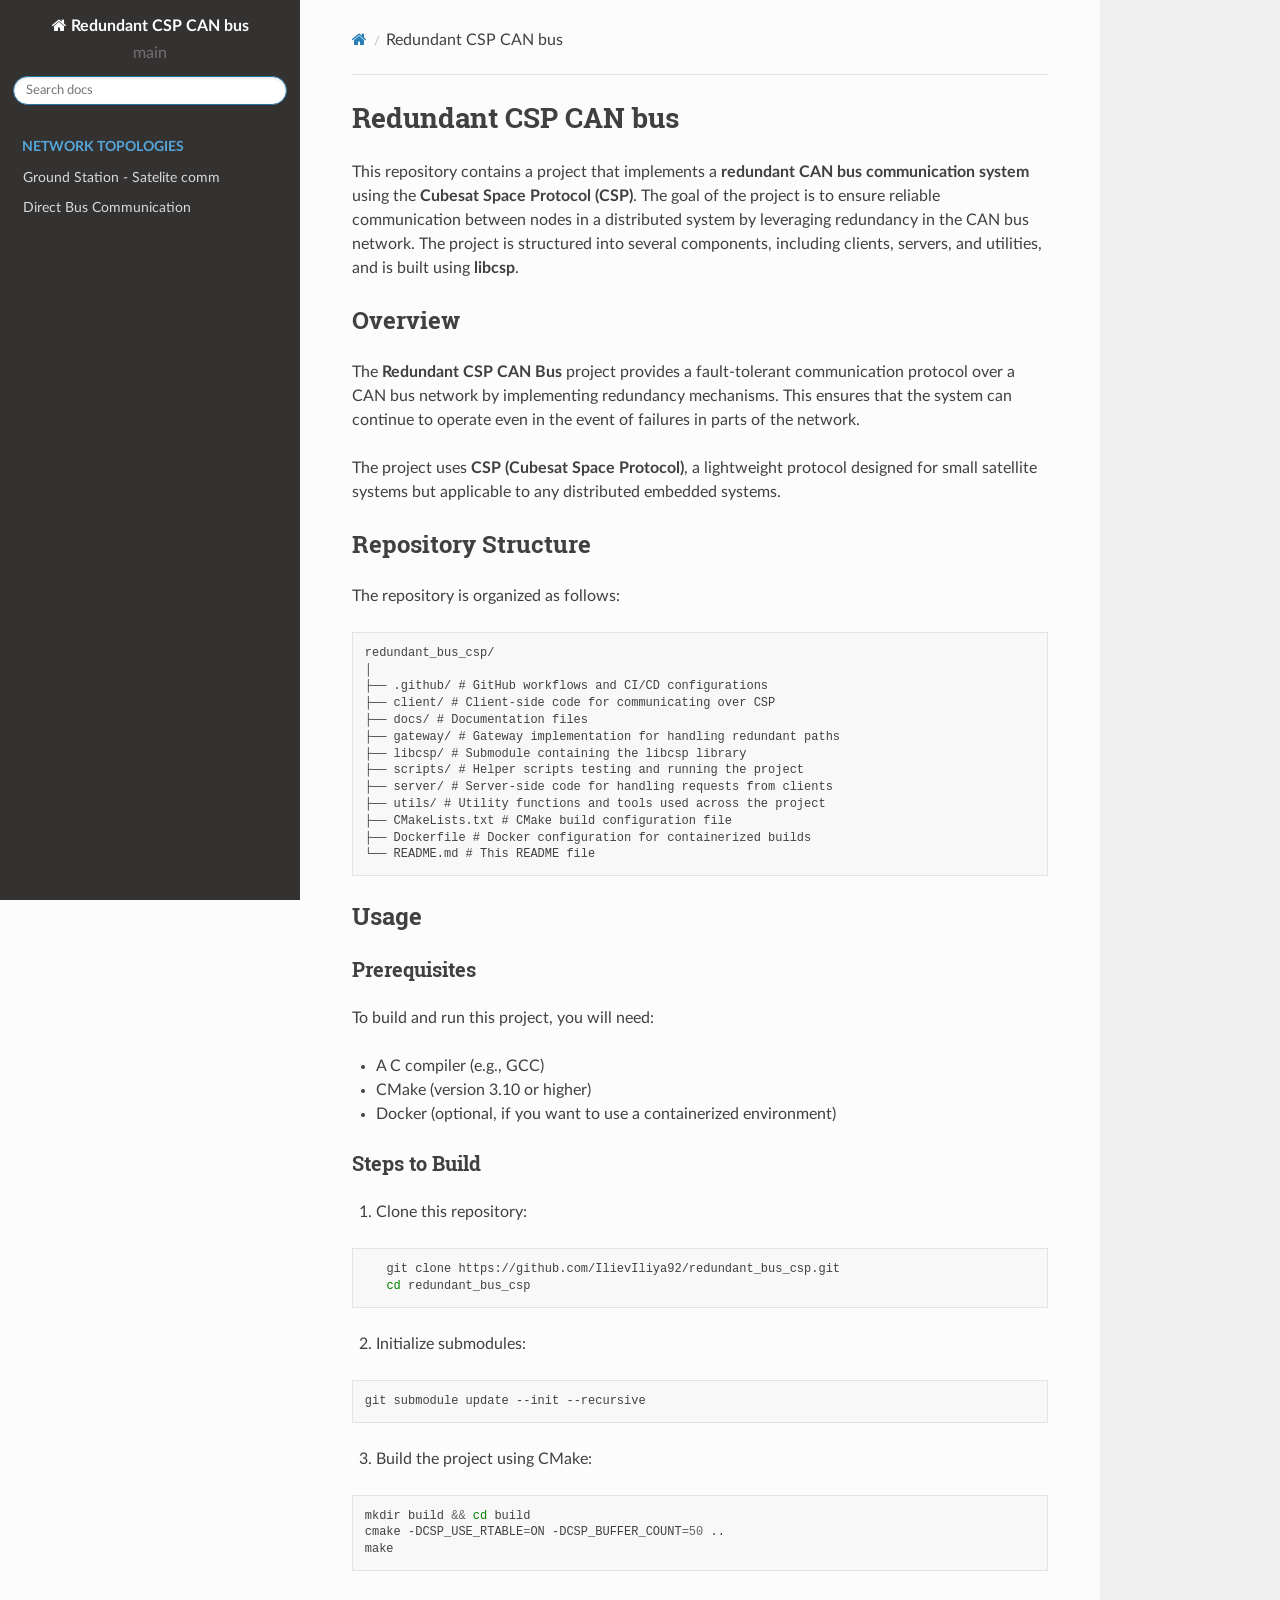
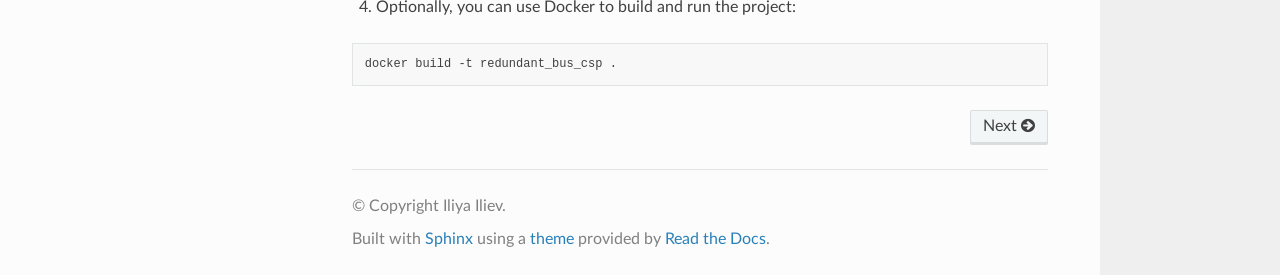
<file: index.html>
<!DOCTYPE html>
<html class="writer-html5" lang="en">
<head>
  <meta charset="utf-8" /><meta name="generator" content="Docutils 0.19: https://docutils.sourceforge.io/" />

  <meta name="viewport" content="width=device-width, initial-scale=1.0" />
  <title>Redundant CSP CAN bus &mdash; Redundant CSP CAN bus</title>
      <link rel="stylesheet" type="text/css" href="_static/pygments.css" />
      <link rel="stylesheet" type="text/css" href="_static/css/theme.css" />
      <link rel="stylesheet" type="text/css" href="_static/copybutton.css" />
      <link rel="stylesheet" type="text/css" href="_static/sphinx-design.5ea377869091fd0449014c60fc090103.min.css" />

  
  <!--[if lt IE 9]>
    <script src="_static/js/html5shiv.min.js"></script>
  <![endif]-->
  
        <script data-url_root="./" id="documentation_options" src="_static/documentation_options.js"></script>
        <script src="_static/jquery.js"></script>
        <script src="_static/underscore.js"></script>
        <script src="_static/_sphinx_javascript_frameworks_compat.js"></script>
        <script src="_static/doctools.js"></script>
        <script src="_static/sphinx_highlight.js"></script>
        <script src="_static/clipboard.min.js"></script>
        <script src="_static/copybutton.js"></script>
        <script src="_static/design-tabs.js"></script>
    <script src="_static/js/theme.js"></script>
    <link rel="index" title="Index" href="genindex.html" />
    <link rel="search" title="Search" href="search.html" />
    <link rel="next" title="Ground Station - Satelite comm" href="gw_setup.html" /> 
</head>

<body class="wy-body-for-nav"> 
  <div class="wy-grid-for-nav">
    <nav data-toggle="wy-nav-shift" class="wy-nav-side">
      <div class="wy-side-scroll">
        <div class="wy-side-nav-search"  style="background: rgba(52,49,49,1) 100%;" >

          
          
          <a href="#" class="icon icon-home">
            Redundant CSP CAN bus
          </a>
              <div class="version">
                main
              </div>
<div role="search">
  <form id="rtd-search-form" class="wy-form" action="search.html" method="get">
    <input type="text" name="q" placeholder="Search docs" aria-label="Search docs" />
    <input type="hidden" name="check_keywords" value="yes" />
    <input type="hidden" name="area" value="default" />
  </form>
</div>
        </div><div class="wy-menu wy-menu-vertical" data-spy="affix" role="navigation" aria-label="Navigation menu">
              <p class="caption" role="heading"><span class="caption-text">Network Topologies</span></p>
<ul>
<li class="toctree-l1"><a class="reference internal" href="gw_setup.html">Ground Station - Satelite comm</a></li>
<li class="toctree-l1"><a class="reference internal" href="bus_setup.html">Direct Bus Communication</a></li>
</ul>

        </div>
      </div>
    </nav>

    <section data-toggle="wy-nav-shift" class="wy-nav-content-wrap"><nav class="wy-nav-top" aria-label="Mobile navigation menu"  style="background: rgba(52,49,49,1) 100%;" >
          <i data-toggle="wy-nav-top" class="fa fa-bars"></i>
          <a href="#">Redundant CSP CAN bus</a>
      </nav>

      <div class="wy-nav-content">
        <div class="rst-content style-external-links">
          <div role="navigation" aria-label="Page navigation">
  <ul class="wy-breadcrumbs">
      <li><a href="#" class="icon icon-home" aria-label="Home"></a></li>
      <li class="breadcrumb-item active">Redundant CSP CAN bus</li>
      <li class="wy-breadcrumbs-aside">
      </li>
  </ul>
  <hr/>
</div>
          <div role="main" class="document" itemscope="itemscope" itemtype="http://schema.org/Article">
           <div itemprop="articleBody">
             
  <section id="redundant-csp-can-bus">
<h1>Redundant CSP CAN bus<a class="headerlink" href="#redundant-csp-can-bus" title="Permalink to this heading"></a></h1>
<p>This repository contains a project that implements a <strong>redundant CAN bus communication system</strong> using the <strong>Cubesat Space Protocol (CSP)</strong>. The goal of the project is to ensure reliable communication between nodes in a distributed system by leveraging redundancy in the CAN bus network. The project is structured into several components, including clients, servers, and utilities, and is built using <strong>libcsp</strong>.</p>
<section id="overview">
<h2>Overview<a class="headerlink" href="#overview" title="Permalink to this heading"></a></h2>
<p>The <strong>Redundant CSP CAN Bus</strong> project provides a fault-tolerant communication protocol over a CAN bus network by implementing redundancy mechanisms. This ensures that the system can continue to operate even in the event of failures in parts of the network.</p>
<p>The project uses <strong>CSP (Cubesat Space Protocol)</strong>, a lightweight protocol designed for small satellite systems but applicable to any distributed embedded systems.</p>
</section>
<section id="repository-structure">
<h2>Repository Structure<a class="headerlink" href="#repository-structure" title="Permalink to this heading"></a></h2>
<p>The repository is organized as follows:</p>
<div class="highlight-default notranslate"><div class="highlight"><pre><span></span>redundant_bus_csp/
│
├── .github/ # GitHub workflows and CI/CD configurations
├── client/ # Client-side code for communicating over CSP
├── docs/ # Documentation files
├── gateway/ # Gateway implementation for handling redundant paths
├── libcsp/ # Submodule containing the libcsp library
├── scripts/ # Helper scripts testing and running the project
├── server/ # Server-side code for handling requests from clients
├── utils/ # Utility functions and tools used across the project
├── CMakeLists.txt # CMake build configuration file
├── Dockerfile # Docker configuration for containerized builds
└── README.md # This README file
</pre></div>
</div>
</section>
<section id="usage">
<h2>Usage<a class="headerlink" href="#usage" title="Permalink to this heading"></a></h2>
<section id="prerequisites">
<h3>Prerequisites<a class="headerlink" href="#prerequisites" title="Permalink to this heading"></a></h3>
<p>To build and run this project, you will need:</p>
<ul class="simple">
<li><p>A C compiler (e.g., GCC)</p></li>
<li><p>CMake (version 3.10 or higher)</p></li>
<li><p>Docker (optional, if you want to use a containerized environment)</p></li>
</ul>
</section>
<section id="steps-to-build">
<h3>Steps to Build<a class="headerlink" href="#steps-to-build" title="Permalink to this heading"></a></h3>
<ol class="arabic simple">
<li><p>Clone this repository:</p></li>
</ol>
<div class="highlight-bash notranslate"><div class="highlight"><pre><span></span><span class="w">   </span>git<span class="w"> </span>clone<span class="w"> </span>https://github.com/IlievIliya92/redundant_bus_csp.git
<span class="w">   </span><span class="nb">cd</span><span class="w"> </span>redundant_bus_csp
</pre></div>
</div>
<ol class="arabic simple" start="2">
<li><p>Initialize submodules:</p></li>
</ol>
<div class="highlight-bash notranslate"><div class="highlight"><pre><span></span>git<span class="w"> </span>submodule<span class="w"> </span>update<span class="w"> </span>--init<span class="w"> </span>--recursive
</pre></div>
</div>
<ol class="arabic simple" start="3">
<li><p>Build the project using CMake:</p></li>
</ol>
<div class="highlight-bash notranslate"><div class="highlight"><pre><span></span>mkdir<span class="w"> </span>build<span class="w"> </span><span class="o">&amp;&amp;</span><span class="w"> </span><span class="nb">cd</span><span class="w"> </span>build
cmake<span class="w"> </span>-DCSP_USE_RTABLE<span class="o">=</span>ON<span class="w"> </span>-DCSP_BUFFER_COUNT<span class="o">=</span><span class="m">50</span><span class="w"> </span>..
make
</pre></div>
</div>
<ol class="arabic simple" start="4">
<li><p>Optionally, you can use Docker to build and run the project:</p></li>
</ol>
<div class="highlight-bash notranslate"><div class="highlight"><pre><span></span>docker<span class="w"> </span>build<span class="w"> </span>-t<span class="w"> </span>redundant_bus_csp<span class="w"> </span>.
</pre></div>
</div>
<div class="toctree-wrapper compound">
</div>
</section>
</section>
</section>


           </div>
          </div>
          <footer><div class="rst-footer-buttons" role="navigation" aria-label="Footer">
        <a href="gw_setup.html" class="btn btn-neutral float-right" title="Ground Station - Satelite comm" accesskey="n" rel="next">Next <span class="fa fa-arrow-circle-right" aria-hidden="true"></span></a>
    </div>

  <hr/>

  <div role="contentinfo">
    <p>&#169; Copyright Iliya Iliev.</p>
  </div>

  Built with <a href="https://www.sphinx-doc.org/">Sphinx</a> using a
    <a href="https://github.com/readthedocs/sphinx_rtd_theme">theme</a>
    provided by <a href="https://readthedocs.org">Read the Docs</a>.
   

</footer>
        </div>
      </div>
    </section>
  </div>
  <script>
      jQuery(function () {
          SphinxRtdTheme.Navigation.enable(true);
      });
  </script> 

</body>
</html>
</file>
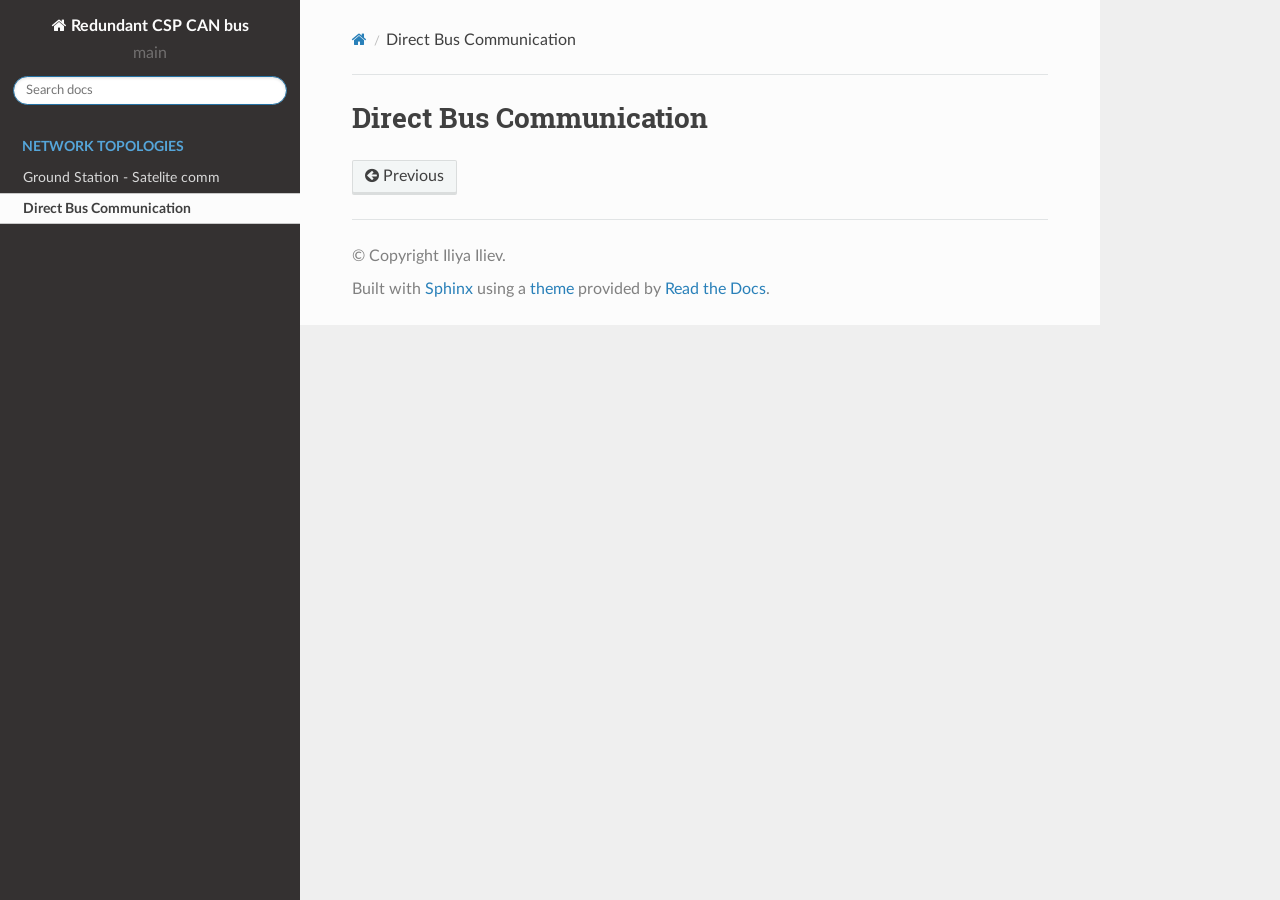
<file: bus_setup.html>
<!DOCTYPE html>
<html class="writer-html5" lang="en">
<head>
  <meta charset="utf-8" /><meta name="generator" content="Docutils 0.19: https://docutils.sourceforge.io/" />

  <meta name="viewport" content="width=device-width, initial-scale=1.0" />
  <title>Direct Bus Communication &mdash; Redundant CSP CAN bus</title>
      <link rel="stylesheet" type="text/css" href="_static/pygments.css" />
      <link rel="stylesheet" type="text/css" href="_static/css/theme.css" />
      <link rel="stylesheet" type="text/css" href="_static/copybutton.css" />
      <link rel="stylesheet" type="text/css" href="_static/sphinx-design.5ea377869091fd0449014c60fc090103.min.css" />

  
  <!--[if lt IE 9]>
    <script src="_static/js/html5shiv.min.js"></script>
  <![endif]-->
  
        <script data-url_root="./" id="documentation_options" src="_static/documentation_options.js"></script>
        <script src="_static/jquery.js"></script>
        <script src="_static/underscore.js"></script>
        <script src="_static/_sphinx_javascript_frameworks_compat.js"></script>
        <script src="_static/doctools.js"></script>
        <script src="_static/sphinx_highlight.js"></script>
        <script src="_static/clipboard.min.js"></script>
        <script src="_static/copybutton.js"></script>
        <script src="_static/design-tabs.js"></script>
    <script src="_static/js/theme.js"></script>
    <link rel="index" title="Index" href="genindex.html" />
    <link rel="search" title="Search" href="search.html" />
    <link rel="prev" title="Ground Station - Satelite comm" href="gw_setup.html" /> 
</head>

<body class="wy-body-for-nav"> 
  <div class="wy-grid-for-nav">
    <nav data-toggle="wy-nav-shift" class="wy-nav-side">
      <div class="wy-side-scroll">
        <div class="wy-side-nav-search"  style="background: rgba(52,49,49,1) 100%;" >

          
          
          <a href="index.html" class="icon icon-home">
            Redundant CSP CAN bus
          </a>
              <div class="version">
                main
              </div>
<div role="search">
  <form id="rtd-search-form" class="wy-form" action="search.html" method="get">
    <input type="text" name="q" placeholder="Search docs" aria-label="Search docs" />
    <input type="hidden" name="check_keywords" value="yes" />
    <input type="hidden" name="area" value="default" />
  </form>
</div>
        </div><div class="wy-menu wy-menu-vertical" data-spy="affix" role="navigation" aria-label="Navigation menu">
              <p class="caption" role="heading"><span class="caption-text">Network Topologies</span></p>
<ul class="current">
<li class="toctree-l1"><a class="reference internal" href="gw_setup.html">Ground Station - Satelite comm</a></li>
<li class="toctree-l1 current"><a class="current reference internal" href="#">Direct Bus Communication</a></li>
</ul>

        </div>
      </div>
    </nav>

    <section data-toggle="wy-nav-shift" class="wy-nav-content-wrap"><nav class="wy-nav-top" aria-label="Mobile navigation menu"  style="background: rgba(52,49,49,1) 100%;" >
          <i data-toggle="wy-nav-top" class="fa fa-bars"></i>
          <a href="index.html">Redundant CSP CAN bus</a>
      </nav>

      <div class="wy-nav-content">
        <div class="rst-content style-external-links">
          <div role="navigation" aria-label="Page navigation">
  <ul class="wy-breadcrumbs">
      <li><a href="index.html" class="icon icon-home" aria-label="Home"></a></li>
      <li class="breadcrumb-item active">Direct Bus Communication</li>
      <li class="wy-breadcrumbs-aside">
      </li>
  </ul>
  <hr/>
</div>
          <div role="main" class="document" itemscope="itemscope" itemtype="http://schema.org/Article">
           <div itemprop="articleBody">
             
  <section id="direct-bus-communication">
<h1>Direct Bus Communication<a class="headerlink" href="#direct-bus-communication" title="Permalink to this heading"></a></h1>
</section>


           </div>
          </div>
          <footer><div class="rst-footer-buttons" role="navigation" aria-label="Footer">
        <a href="gw_setup.html" class="btn btn-neutral float-left" title="Ground Station - Satelite comm" accesskey="p" rel="prev"><span class="fa fa-arrow-circle-left" aria-hidden="true"></span> Previous</a>
    </div>

  <hr/>

  <div role="contentinfo">
    <p>&#169; Copyright Iliya Iliev.</p>
  </div>

  Built with <a href="https://www.sphinx-doc.org/">Sphinx</a> using a
    <a href="https://github.com/readthedocs/sphinx_rtd_theme">theme</a>
    provided by <a href="https://readthedocs.org">Read the Docs</a>.
   

</footer>
        </div>
      </div>
    </section>
  </div>
  <script>
      jQuery(function () {
          SphinxRtdTheme.Navigation.enable(true);
      });
  </script> 

</body>
</html>
</file>
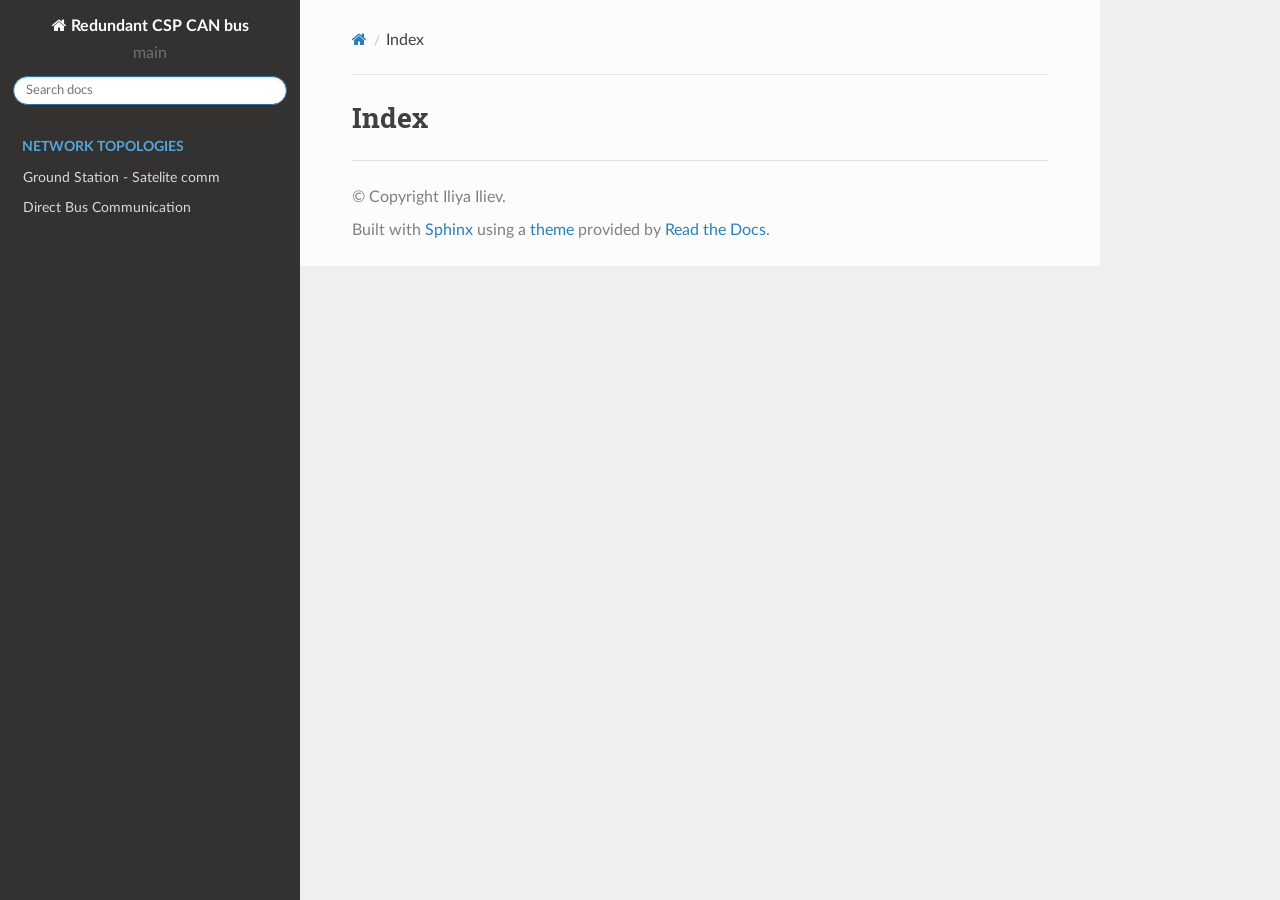
<file: genindex.html>
<!DOCTYPE html>
<html class="writer-html5" lang="en">
<head>
  <meta charset="utf-8" />
  <meta name="viewport" content="width=device-width, initial-scale=1.0" />
  <title>Index &mdash; Redundant CSP CAN bus</title>
      <link rel="stylesheet" type="text/css" href="_static/pygments.css" />
      <link rel="stylesheet" type="text/css" href="_static/css/theme.css" />
      <link rel="stylesheet" type="text/css" href="_static/copybutton.css" />
      <link rel="stylesheet" type="text/css" href="_static/sphinx-design.5ea377869091fd0449014c60fc090103.min.css" />

  
  <!--[if lt IE 9]>
    <script src="_static/js/html5shiv.min.js"></script>
  <![endif]-->
  
        <script data-url_root="./" id="documentation_options" src="_static/documentation_options.js"></script>
        <script src="_static/jquery.js"></script>
        <script src="_static/underscore.js"></script>
        <script src="_static/_sphinx_javascript_frameworks_compat.js"></script>
        <script src="_static/doctools.js"></script>
        <script src="_static/sphinx_highlight.js"></script>
        <script src="_static/clipboard.min.js"></script>
        <script src="_static/copybutton.js"></script>
        <script src="_static/design-tabs.js"></script>
    <script src="_static/js/theme.js"></script>
    <link rel="index" title="Index" href="#" />
    <link rel="search" title="Search" href="search.html" /> 
</head>

<body class="wy-body-for-nav"> 
  <div class="wy-grid-for-nav">
    <nav data-toggle="wy-nav-shift" class="wy-nav-side">
      <div class="wy-side-scroll">
        <div class="wy-side-nav-search"  style="background: rgba(52,49,49,1) 100%;" >

          
          
          <a href="index.html" class="icon icon-home">
            Redundant CSP CAN bus
          </a>
              <div class="version">
                main
              </div>
<div role="search">
  <form id="rtd-search-form" class="wy-form" action="search.html" method="get">
    <input type="text" name="q" placeholder="Search docs" aria-label="Search docs" />
    <input type="hidden" name="check_keywords" value="yes" />
    <input type="hidden" name="area" value="default" />
  </form>
</div>
        </div><div class="wy-menu wy-menu-vertical" data-spy="affix" role="navigation" aria-label="Navigation menu">
              <p class="caption" role="heading"><span class="caption-text">Network Topologies</span></p>
<ul>
<li class="toctree-l1"><a class="reference internal" href="gw_setup.html">Ground Station - Satelite comm</a></li>
<li class="toctree-l1"><a class="reference internal" href="bus_setup.html">Direct Bus Communication</a></li>
</ul>

        </div>
      </div>
    </nav>

    <section data-toggle="wy-nav-shift" class="wy-nav-content-wrap"><nav class="wy-nav-top" aria-label="Mobile navigation menu"  style="background: rgba(52,49,49,1) 100%;" >
          <i data-toggle="wy-nav-top" class="fa fa-bars"></i>
          <a href="index.html">Redundant CSP CAN bus</a>
      </nav>

      <div class="wy-nav-content">
        <div class="rst-content style-external-links">
          <div role="navigation" aria-label="Page navigation">
  <ul class="wy-breadcrumbs">
      <li><a href="index.html" class="icon icon-home" aria-label="Home"></a></li>
      <li class="breadcrumb-item active">Index</li>
      <li class="wy-breadcrumbs-aside">
      </li>
  </ul>
  <hr/>
</div>
          <div role="main" class="document" itemscope="itemscope" itemtype="http://schema.org/Article">
           <div itemprop="articleBody">
             

<h1 id="index">Index</h1>

<div class="genindex-jumpbox">
 
</div>


           </div>
          </div>
          <footer>

  <hr/>

  <div role="contentinfo">
    <p>&#169; Copyright Iliya Iliev.</p>
  </div>

  Built with <a href="https://www.sphinx-doc.org/">Sphinx</a> using a
    <a href="https://github.com/readthedocs/sphinx_rtd_theme">theme</a>
    provided by <a href="https://readthedocs.org">Read the Docs</a>.
   

</footer>
        </div>
      </div>
    </section>
  </div>
  <script>
      jQuery(function () {
          SphinxRtdTheme.Navigation.enable(true);
      });
  </script> 

</body>
</html>
</file>
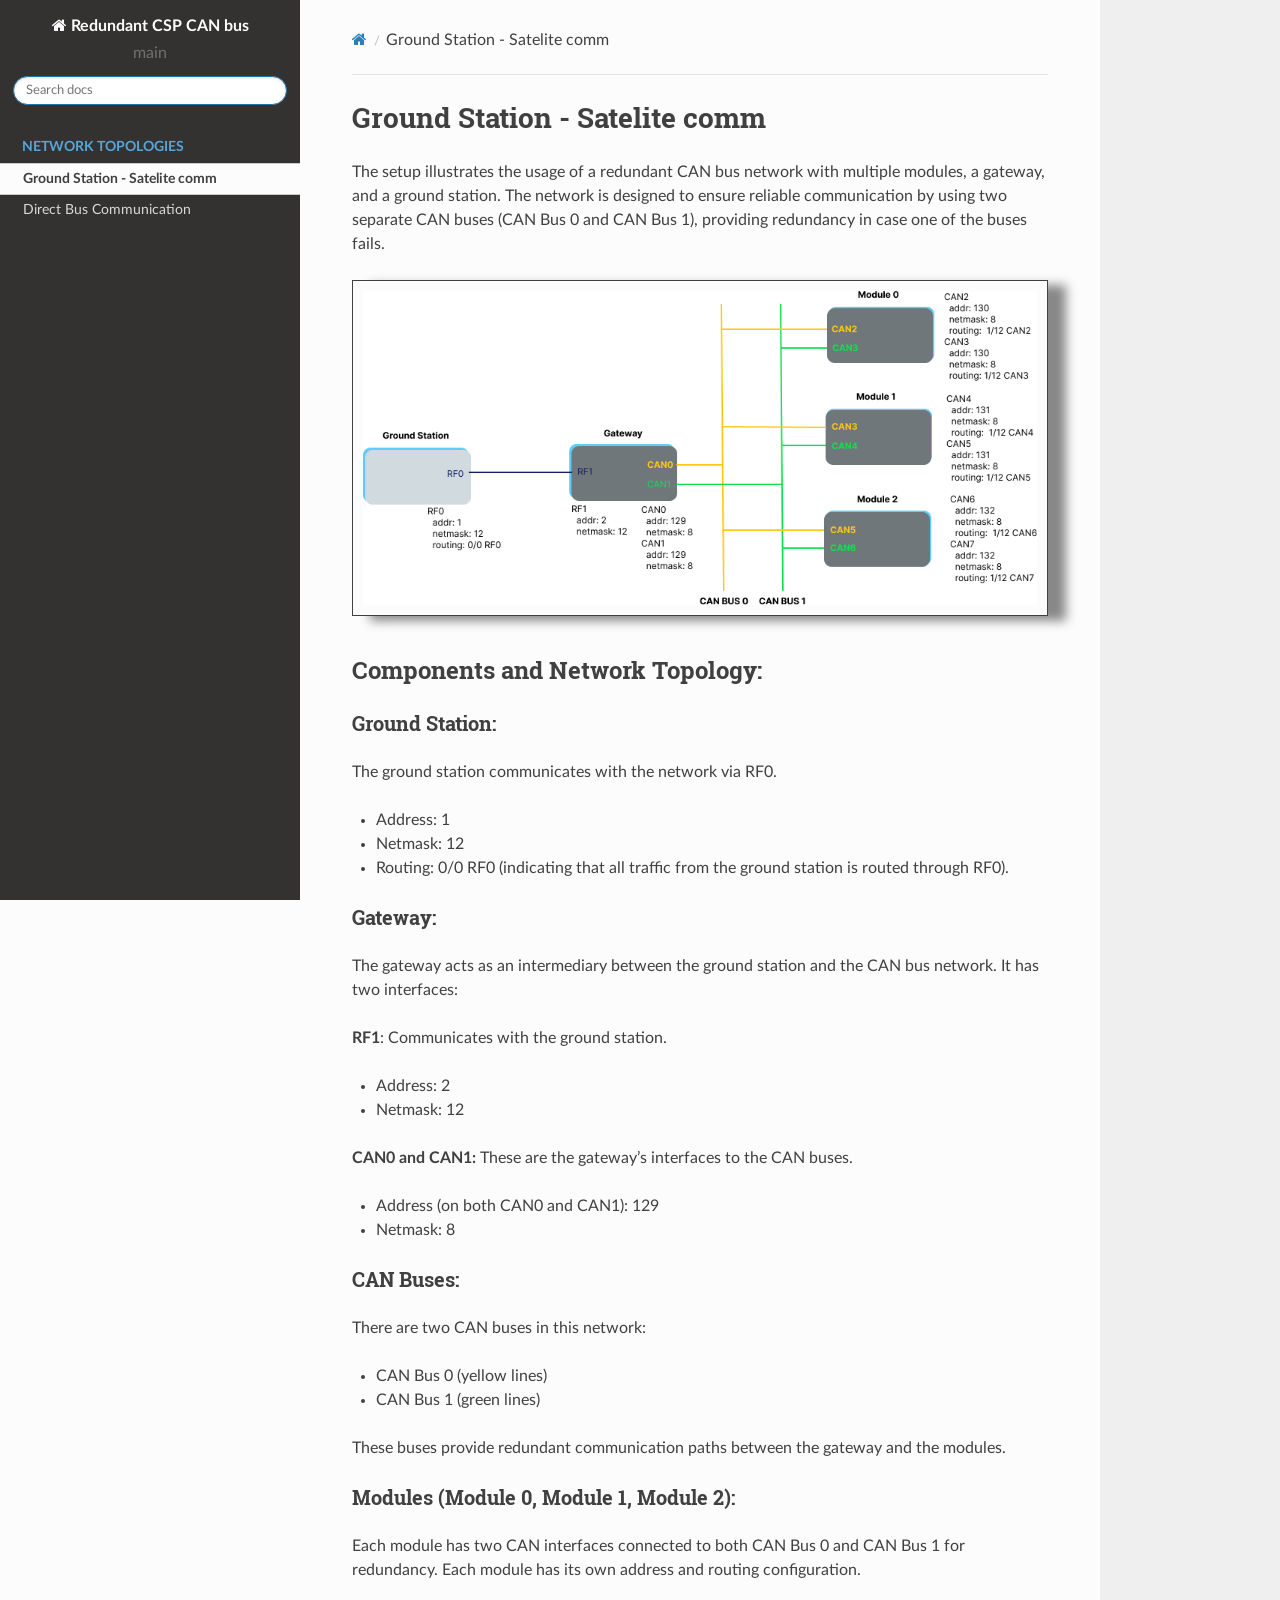
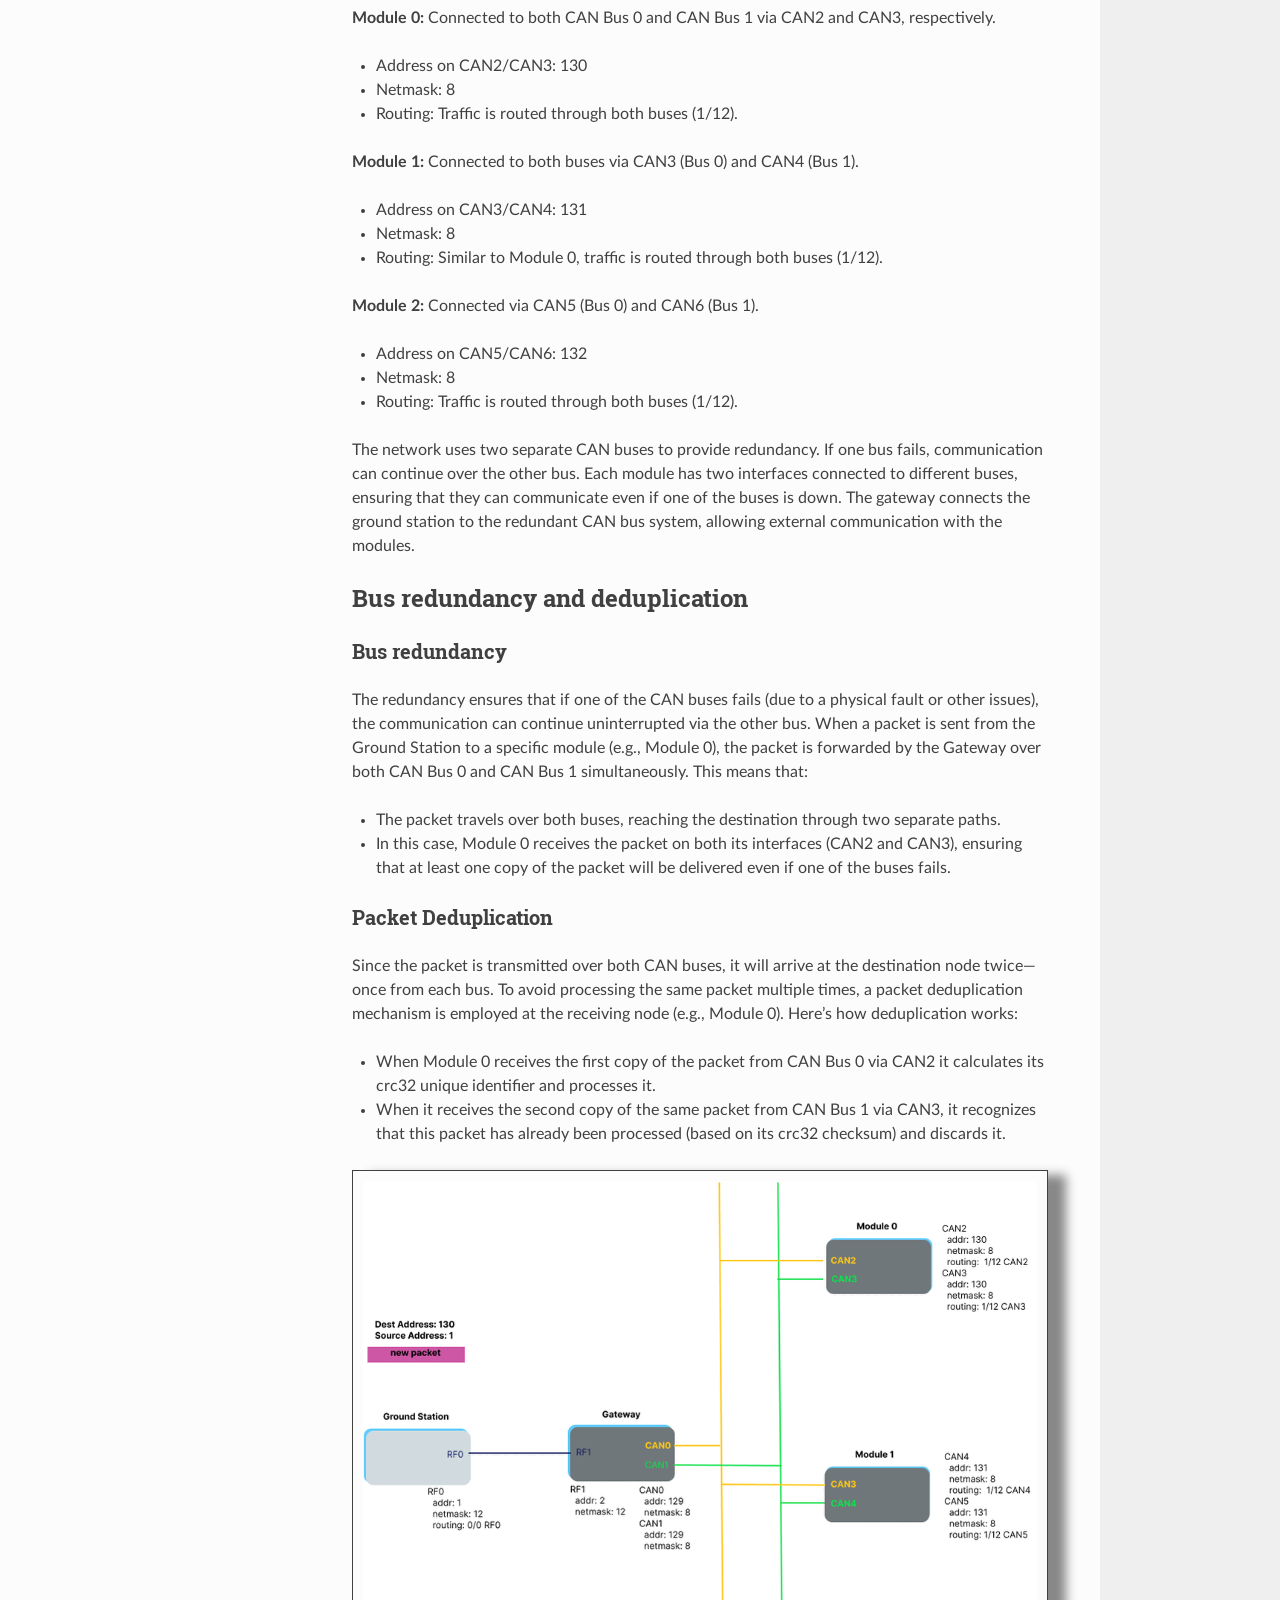
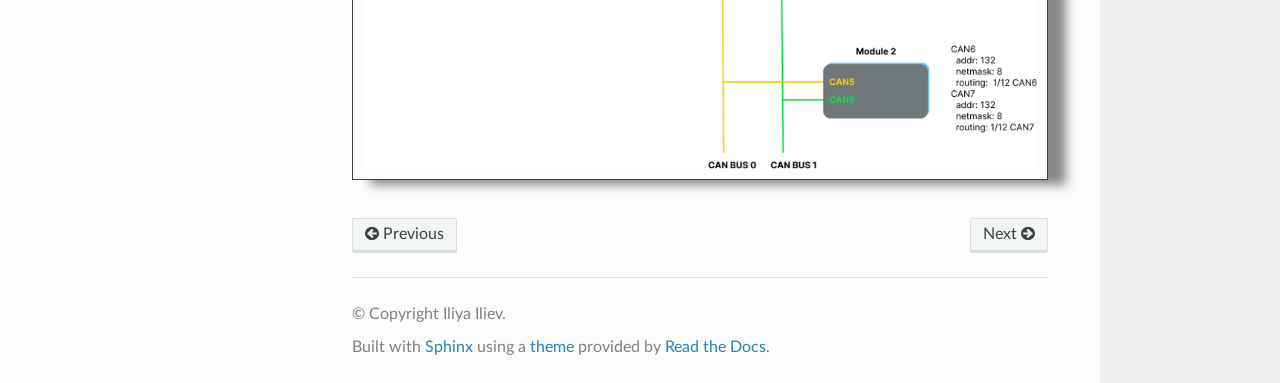
<file: gw_setup.html>
<!DOCTYPE html>
<html class="writer-html5" lang="en">
<head>
  <meta charset="utf-8" /><meta name="generator" content="Docutils 0.19: https://docutils.sourceforge.io/" />

  <meta name="viewport" content="width=device-width, initial-scale=1.0" />
  <title>Ground Station - Satelite comm &mdash; Redundant CSP CAN bus</title>
      <link rel="stylesheet" type="text/css" href="_static/pygments.css" />
      <link rel="stylesheet" type="text/css" href="_static/css/theme.css" />
      <link rel="stylesheet" type="text/css" href="_static/copybutton.css" />
      <link rel="stylesheet" type="text/css" href="_static/sphinx-design.5ea377869091fd0449014c60fc090103.min.css" />

  
  <!--[if lt IE 9]>
    <script src="_static/js/html5shiv.min.js"></script>
  <![endif]-->
  
        <script data-url_root="./" id="documentation_options" src="_static/documentation_options.js"></script>
        <script src="_static/jquery.js"></script>
        <script src="_static/underscore.js"></script>
        <script src="_static/_sphinx_javascript_frameworks_compat.js"></script>
        <script src="_static/doctools.js"></script>
        <script src="_static/sphinx_highlight.js"></script>
        <script src="_static/clipboard.min.js"></script>
        <script src="_static/copybutton.js"></script>
        <script src="_static/design-tabs.js"></script>
    <script src="_static/js/theme.js"></script>
    <link rel="index" title="Index" href="genindex.html" />
    <link rel="search" title="Search" href="search.html" />
    <link rel="next" title="Direct Bus Communication" href="bus_setup.html" />
    <link rel="prev" title="Redundant CSP CAN bus" href="index.html" /> 
</head>

<body class="wy-body-for-nav"> 
  <div class="wy-grid-for-nav">
    <nav data-toggle="wy-nav-shift" class="wy-nav-side">
      <div class="wy-side-scroll">
        <div class="wy-side-nav-search"  style="background: rgba(52,49,49,1) 100%;" >

          
          
          <a href="index.html" class="icon icon-home">
            Redundant CSP CAN bus
          </a>
              <div class="version">
                main
              </div>
<div role="search">
  <form id="rtd-search-form" class="wy-form" action="search.html" method="get">
    <input type="text" name="q" placeholder="Search docs" aria-label="Search docs" />
    <input type="hidden" name="check_keywords" value="yes" />
    <input type="hidden" name="area" value="default" />
  </form>
</div>
        </div><div class="wy-menu wy-menu-vertical" data-spy="affix" role="navigation" aria-label="Navigation menu">
              <p class="caption" role="heading"><span class="caption-text">Network Topologies</span></p>
<ul class="current">
<li class="toctree-l1 current"><a class="current reference internal" href="#">Ground Station - Satelite comm</a></li>
<li class="toctree-l1"><a class="reference internal" href="bus_setup.html">Direct Bus Communication</a></li>
</ul>

        </div>
      </div>
    </nav>

    <section data-toggle="wy-nav-shift" class="wy-nav-content-wrap"><nav class="wy-nav-top" aria-label="Mobile navigation menu"  style="background: rgba(52,49,49,1) 100%;" >
          <i data-toggle="wy-nav-top" class="fa fa-bars"></i>
          <a href="index.html">Redundant CSP CAN bus</a>
      </nav>

      <div class="wy-nav-content">
        <div class="rst-content style-external-links">
          <div role="navigation" aria-label="Page navigation">
  <ul class="wy-breadcrumbs">
      <li><a href="index.html" class="icon icon-home" aria-label="Home"></a></li>
      <li class="breadcrumb-item active">Ground Station - Satelite comm</li>
      <li class="wy-breadcrumbs-aside">
      </li>
  </ul>
  <hr/>
</div>
          <div role="main" class="document" itemscope="itemscope" itemtype="http://schema.org/Article">
           <div itemprop="articleBody">
             
  <section id="ground-station-satelite-comm">
<h1>Ground Station - Satelite comm<a class="headerlink" href="#ground-station-satelite-comm" title="Permalink to this heading"></a></h1>
<p>The setup illustrates the usage of a redundant CAN bus network with multiple modules, a gateway, and a ground station. The network is designed to ensure reliable communication by using two separate CAN buses (CAN Bus 0 and CAN Bus 1), providing redundancy in case one of the buses fails.</p>
<link rel="stylesheet" type="text/css" href="./_static/css/custom.css" media="screen" />
<div  class='img-container'>
<img src="./_static/gs_gw_bus.png" class='img-source'>
</div>
<br>
<br>
<section id="components-and-network-topology">
<h2>Components and Network Topology:<a class="headerlink" href="#components-and-network-topology" title="Permalink to this heading"></a></h2>
<section id="ground-station">
<h3>Ground Station:<a class="headerlink" href="#ground-station" title="Permalink to this heading"></a></h3>
<p>The ground station communicates with the network via RF0.</p>
<ul class="simple">
<li><p>Address: 1</p></li>
<li><p>Netmask: 12</p></li>
<li><p>Routing: 0/0 RF0 (indicating that all traffic from the ground station is routed through RF0).</p></li>
</ul>
</section>
<section id="gateway">
<h3>Gateway:<a class="headerlink" href="#gateway" title="Permalink to this heading"></a></h3>
<p>The gateway acts as an intermediary between the ground station and the CAN bus network.
It has two interfaces:</p>
<p><strong>RF1</strong>: Communicates with the ground station.</p>
<ul class="simple">
<li><p>Address: 2</p></li>
<li><p>Netmask: 12</p></li>
</ul>
<p><strong>CAN0 and CAN1:</strong> These are the gateway’s interfaces to the CAN buses.</p>
<ul class="simple">
<li><p>Address (on both CAN0 and CAN1): 129</p></li>
<li><p>Netmask: 8</p></li>
</ul>
</section>
<section id="can-buses">
<h3>CAN Buses:<a class="headerlink" href="#can-buses" title="Permalink to this heading"></a></h3>
<p>There are two CAN buses in this network:</p>
<ul class="simple">
<li><p>CAN Bus 0 (yellow lines)</p></li>
<li><p>CAN Bus 1 (green lines)</p></li>
</ul>
<p>These buses provide redundant communication paths between the gateway and the modules.</p>
</section>
<section id="modules-module-0-module-1-module-2">
<h3>Modules (Module 0, Module 1, Module 2):<a class="headerlink" href="#modules-module-0-module-1-module-2" title="Permalink to this heading"></a></h3>
<p>Each module has two CAN interfaces connected to both CAN Bus 0 and CAN Bus 1 for redundancy.
Each module has its own address and routing configuration.</p>
<p><strong>Module 0:</strong> Connected to both CAN Bus 0 and CAN Bus 1 via CAN2 and CAN3, respectively.</p>
<ul class="simple">
<li><p>Address on CAN2/CAN3: 130</p></li>
<li><p>Netmask: 8</p></li>
<li><p>Routing: Traffic is routed through both buses (1/12).</p></li>
</ul>
<p><strong>Module 1:</strong> Connected to both buses via CAN3 (Bus 0) and CAN4 (Bus 1).</p>
<ul class="simple">
<li><p>Address on CAN3/CAN4: 131</p></li>
<li><p>Netmask: 8</p></li>
<li><p>Routing: Similar to Module 0, traffic is routed through both buses (1/12).</p></li>
</ul>
<p><strong>Module 2:</strong> Connected via CAN5 (Bus 0) and CAN6 (Bus 1).</p>
<ul class="simple">
<li><p>Address on CAN5/CAN6: 132</p></li>
<li><p>Netmask: 8</p></li>
<li><p>Routing: Traffic is routed through both buses (1/12).</p></li>
</ul>
<p>The network uses two separate CAN buses to provide redundancy. If one bus fails, communication can continue over the other bus.
Each module has two interfaces connected to different buses, ensuring that they can communicate even if one of the buses is down. The gateway connects the ground station to the redundant CAN bus system, allowing external communication with the modules.</p>
</section>
</section>
<section id="bus-redundancy-and-deduplication">
<h2>Bus redundancy and deduplication<a class="headerlink" href="#bus-redundancy-and-deduplication" title="Permalink to this heading"></a></h2>
<section id="bus-redundancy">
<h3>Bus redundancy<a class="headerlink" href="#bus-redundancy" title="Permalink to this heading"></a></h3>
<p>The redundancy ensures that if one of the CAN buses fails (due to a physical fault or other issues), the communication can continue uninterrupted via the other bus. When a packet is sent from the Ground Station to a specific module (e.g., Module 0), the packet is forwarded by the Gateway over both CAN Bus 0 and CAN Bus 1 simultaneously. This means that:</p>
<ul class="simple">
<li><p>The packet travels over both buses, reaching the destination through two separate paths.</p></li>
<li><p>In this case, Module 0 receives the packet on both its interfaces (CAN2 and CAN3), ensuring that at least one copy of the packet will be delivered even if one of the buses fails.</p></li>
</ul>
</section>
<section id="packet-deduplication">
<h3>Packet Deduplication<a class="headerlink" href="#packet-deduplication" title="Permalink to this heading"></a></h3>
<p>Since the packet is transmitted over both CAN buses, it will arrive at the destination node twice—once from each bus. To avoid processing the same packet multiple times, a packet deduplication mechanism is employed at the receiving node (e.g., Module 0). Here’s how deduplication works:</p>
<ul class="simple">
<li><p>When Module 0 receives the first copy of the packet from CAN Bus 0 via CAN2 it calculates its crc32 unique identifier
and processes it.</p></li>
<li><p>When it receives the second copy of the same packet from CAN Bus 1 via CAN3, it recognizes that this packet has already been processed (based on its crc32 checksum) and discards it.</p></li>
</ul>
<div  class='img-container'>
<img src="./_static/packet_send.gif" class='img-source'>
</div>
<br>
<br>
</section>
</section>
</section>


           </div>
          </div>
          <footer><div class="rst-footer-buttons" role="navigation" aria-label="Footer">
        <a href="index.html" class="btn btn-neutral float-left" title="Redundant CSP CAN bus" accesskey="p" rel="prev"><span class="fa fa-arrow-circle-left" aria-hidden="true"></span> Previous</a>
        <a href="bus_setup.html" class="btn btn-neutral float-right" title="Direct Bus Communication" accesskey="n" rel="next">Next <span class="fa fa-arrow-circle-right" aria-hidden="true"></span></a>
    </div>

  <hr/>

  <div role="contentinfo">
    <p>&#169; Copyright Iliya Iliev.</p>
  </div>

  Built with <a href="https://www.sphinx-doc.org/">Sphinx</a> using a
    <a href="https://github.com/readthedocs/sphinx_rtd_theme">theme</a>
    provided by <a href="https://readthedocs.org">Read the Docs</a>.
   

</footer>
        </div>
      </div>
    </section>
  </div>
  <script>
      jQuery(function () {
          SphinxRtdTheme.Navigation.enable(true);
      });
  </script> 

</body>
</html>
</file>
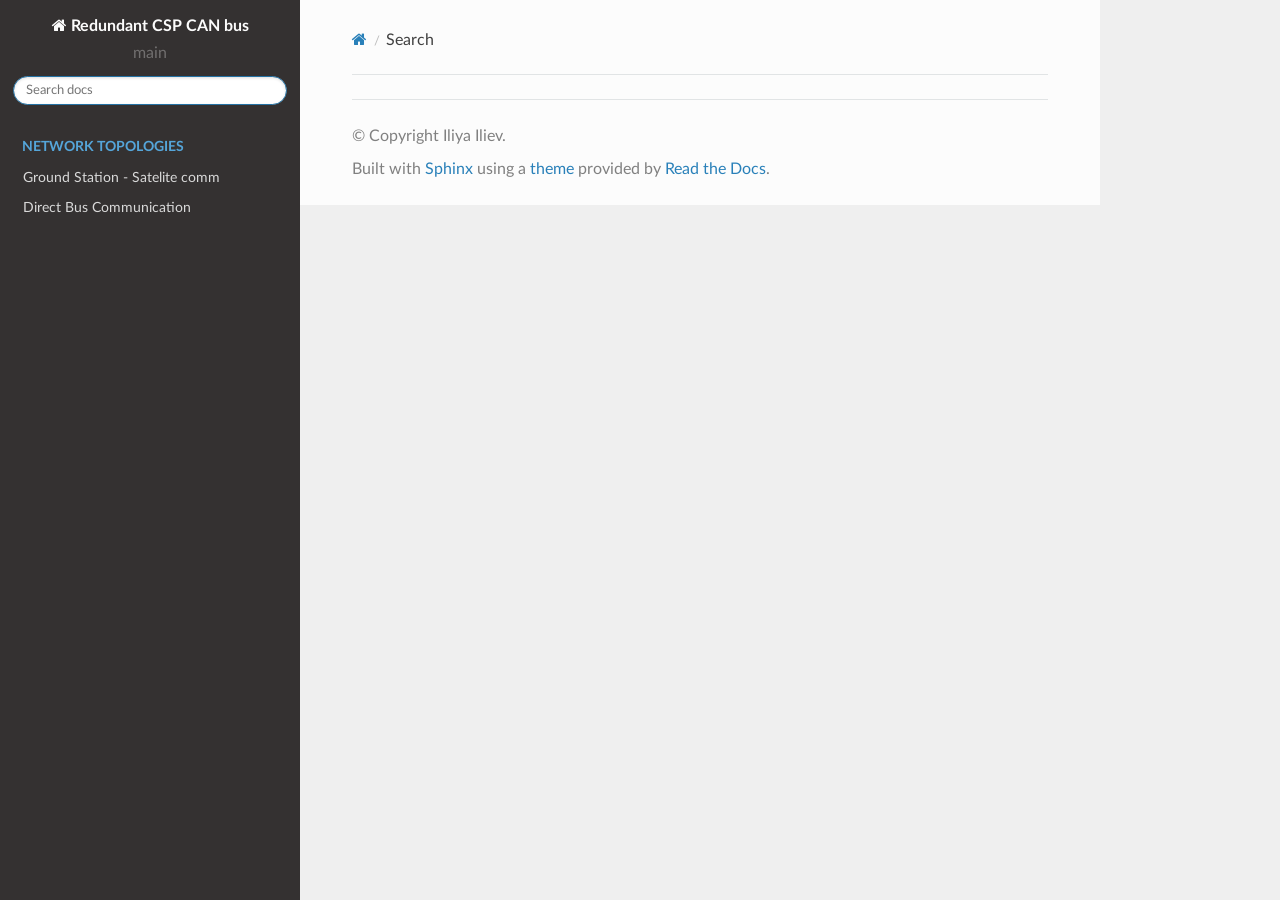
<file: search.html>
<!DOCTYPE html>
<html class="writer-html5" lang="en">
<head>
  <meta charset="utf-8" />
  <meta name="viewport" content="width=device-width, initial-scale=1.0" />
  <title>Search &mdash; Redundant CSP CAN bus</title>
      <link rel="stylesheet" type="text/css" href="_static/pygments.css" />
      <link rel="stylesheet" type="text/css" href="_static/css/theme.css" />
      <link rel="stylesheet" type="text/css" href="_static/copybutton.css" />
      <link rel="stylesheet" type="text/css" href="_static/sphinx-design.5ea377869091fd0449014c60fc090103.min.css" />

  
    
  <!--[if lt IE 9]>
    <script src="_static/js/html5shiv.min.js"></script>
  <![endif]-->
  
        <script data-url_root="./" id="documentation_options" src="_static/documentation_options.js"></script>
        <script src="_static/jquery.js"></script>
        <script src="_static/underscore.js"></script>
        <script src="_static/_sphinx_javascript_frameworks_compat.js"></script>
        <script src="_static/doctools.js"></script>
        <script src="_static/sphinx_highlight.js"></script>
        <script src="_static/clipboard.min.js"></script>
        <script src="_static/copybutton.js"></script>
        <script src="_static/design-tabs.js"></script>
    <script src="_static/js/theme.js"></script>
    <script src="_static/searchtools.js"></script>
    <script src="_static/language_data.js"></script>
    <link rel="index" title="Index" href="genindex.html" />
    <link rel="search" title="Search" href="#" /> 
</head>

<body class="wy-body-for-nav"> 
  <div class="wy-grid-for-nav">
    <nav data-toggle="wy-nav-shift" class="wy-nav-side">
      <div class="wy-side-scroll">
        <div class="wy-side-nav-search"  style="background: rgba(52,49,49,1) 100%;" >

          
          
          <a href="index.html" class="icon icon-home">
            Redundant CSP CAN bus
          </a>
              <div class="version">
                main
              </div>
<div role="search">
  <form id="rtd-search-form" class="wy-form" action="#" method="get">
    <input type="text" name="q" placeholder="Search docs" aria-label="Search docs" />
    <input type="hidden" name="check_keywords" value="yes" />
    <input type="hidden" name="area" value="default" />
  </form>
</div>
        </div><div class="wy-menu wy-menu-vertical" data-spy="affix" role="navigation" aria-label="Navigation menu">
              <p class="caption" role="heading"><span class="caption-text">Network Topologies</span></p>
<ul>
<li class="toctree-l1"><a class="reference internal" href="gw_setup.html">Ground Station - Satelite comm</a></li>
<li class="toctree-l1"><a class="reference internal" href="bus_setup.html">Direct Bus Communication</a></li>
</ul>

        </div>
      </div>
    </nav>

    <section data-toggle="wy-nav-shift" class="wy-nav-content-wrap"><nav class="wy-nav-top" aria-label="Mobile navigation menu"  style="background: rgba(52,49,49,1) 100%;" >
          <i data-toggle="wy-nav-top" class="fa fa-bars"></i>
          <a href="index.html">Redundant CSP CAN bus</a>
      </nav>

      <div class="wy-nav-content">
        <div class="rst-content style-external-links">
          <div role="navigation" aria-label="Page navigation">
  <ul class="wy-breadcrumbs">
      <li><a href="index.html" class="icon icon-home" aria-label="Home"></a></li>
      <li class="breadcrumb-item active">Search</li>
      <li class="wy-breadcrumbs-aside">
      </li>
  </ul>
  <hr/>
</div>
          <div role="main" class="document" itemscope="itemscope" itemtype="http://schema.org/Article">
           <div itemprop="articleBody">
             
  <noscript>
  <div id="fallback" class="admonition warning">
    <p class="last">
      Please activate JavaScript to enable the search functionality.
    </p>
  </div>
  </noscript>

  
  <div id="search-results">
  
  </div>

           </div>
          </div>
          <footer>

  <hr/>

  <div role="contentinfo">
    <p>&#169; Copyright Iliya Iliev.</p>
  </div>

  Built with <a href="https://www.sphinx-doc.org/">Sphinx</a> using a
    <a href="https://github.com/readthedocs/sphinx_rtd_theme">theme</a>
    provided by <a href="https://readthedocs.org">Read the Docs</a>.
   

</footer>
        </div>
      </div>
    </section>
  </div>
  <script>
      jQuery(function () {
          SphinxRtdTheme.Navigation.enable(true);
      });
  </script>
  <script>
    jQuery(function() { Search.loadIndex("searchindex.js"); });
  </script>
  
  <script id="searchindexloader"></script>
   


</body>
</html>
</file>
<file: _static/pygments.css>
pre { line-height: 125%; }
td.linenos .normal { color: inherit; background-color: transparent; padding-left: 5px; padding-right: 5px; }
span.linenos { color: inherit; background-color: transparent; padding-left: 5px; padding-right: 5px; }
td.linenos .special { color: #000000; background-color: #ffffc0; padding-left: 5px; padding-right: 5px; }
span.linenos.special { color: #000000; background-color: #ffffc0; padding-left: 5px; padding-right: 5px; }
.highlight .hll { background-color: #ffffcc }
.highlight { background: #f8f8f8; }
.highlight .c { color: #3D7B7B; font-style: italic } /* Comment */
.highlight .err { border: 1px solid #FF0000 } /* Error */
.highlight .k { color: #008000; font-weight: bold } /* Keyword */
.highlight .o { color: #666666 } /* Operator */
.highlight .ch { color: #3D7B7B; font-style: italic } /* Comment.Hashbang */
.highlight .cm { color: #3D7B7B; font-style: italic } /* Comment.Multiline */
.highlight .cp { color: #9C6500 } /* Comment.Preproc */
.highlight .cpf { color: #3D7B7B; font-style: italic } /* Comment.PreprocFile */
.highlight .c1 { color: #3D7B7B; font-style: italic } /* Comment.Single */
.highlight .cs { color: #3D7B7B; font-style: italic } /* Comment.Special */
.highlight .gd { color: #A00000 } /* Generic.Deleted */
.highlight .ge { font-style: italic } /* Generic.Emph */
.highlight .ges { font-weight: bold; font-style: italic } /* Generic.EmphStrong */
.highlight .gr { color: #E40000 } /* Generic.Error */
.highlight .gh { color: #000080; font-weight: bold } /* Generic.Heading */
.highlight .gi { color: #008400 } /* Generic.Inserted */
.highlight .go { color: #717171 } /* Generic.Output */
.highlight .gp { color: #000080; font-weight: bold } /* Generic.Prompt */
.highlight .gs { font-weight: bold } /* Generic.Strong */
.highlight .gu { color: #800080; font-weight: bold } /* Generic.Subheading */
.highlight .gt { color: #0044DD } /* Generic.Traceback */
.highlight .kc { color: #008000; font-weight: bold } /* Keyword.Constant */
.highlight .kd { color: #008000; font-weight: bold } /* Keyword.Declaration */
.highlight .kn { color: #008000; font-weight: bold } /* Keyword.Namespace */
.highlight .kp { color: #008000 } /* Keyword.Pseudo */
.highlight .kr { color: #008000; font-weight: bold } /* Keyword.Reserved */
.highlight .kt { color: #B00040 } /* Keyword.Type */
.highlight .m { color: #666666 } /* Literal.Number */
.highlight .s { color: #BA2121 } /* Literal.String */
.highlight .na { color: #687822 } /* Name.Attribute */
.highlight .nb { color: #008000 } /* Name.Builtin */
.highlight .nc { color: #0000FF; font-weight: bold } /* Name.Class */
.highlight .no { color: #880000 } /* Name.Constant */
.highlight .nd { color: #AA22FF } /* Name.Decorator */
.highlight .ni { color: #717171; font-weight: bold } /* Name.Entity */
.highlight .ne { color: #CB3F38; font-weight: bold } /* Name.Exception */
.highlight .nf { color: #0000FF } /* Name.Function */
.highlight .nl { color: #767600 } /* Name.Label */
.highlight .nn { color: #0000FF; font-weight: bold } /* Name.Namespace */
.highlight .nt { color: #008000; font-weight: bold } /* Name.Tag */
.highlight .nv { color: #19177C } /* Name.Variable */
.highlight .ow { color: #AA22FF; font-weight: bold } /* Operator.Word */
.highlight .w { color: #bbbbbb } /* Text.Whitespace */
.highlight .mb { color: #666666 } /* Literal.Number.Bin */
.highlight .mf { color: #666666 } /* Literal.Number.Float */
.highlight .mh { color: #666666 } /* Literal.Number.Hex */
.highlight .mi { color: #666666 } /* Literal.Number.Integer */
.highlight .mo { color: #666666 } /* Literal.Number.Oct */
.highlight .sa { color: #BA2121 } /* Literal.String.Affix */
.highlight .sb { color: #BA2121 } /* Literal.String.Backtick */
.highlight .sc { color: #BA2121 } /* Literal.String.Char */
.highlight .dl { color: #BA2121 } /* Literal.String.Delimiter */
.highlight .sd { color: #BA2121; font-style: italic } /* Literal.String.Doc */
.highlight .s2 { color: #BA2121 } /* Literal.String.Double */
.highlight .se { color: #AA5D1F; font-weight: bold } /* Literal.String.Escape */
.highlight .sh { color: #BA2121 } /* Literal.String.Heredoc */
.highlight .si { color: #A45A77; font-weight: bold } /* Literal.String.Interpol */
.highlight .sx { color: #008000 } /* Literal.String.Other */
.highlight .sr { color: #A45A77 } /* Literal.String.Regex */
.highlight .s1 { color: #BA2121 } /* Literal.String.Single */
.highlight .ss { color: #19177C } /* Literal.String.Symbol */
.highlight .bp { color: #008000 } /* Name.Builtin.Pseudo */
.highlight .fm { color: #0000FF } /* Name.Function.Magic */
.highlight .vc { color: #19177C } /* Name.Variable.Class */
.highlight .vg { color: #19177C } /* Name.Variable.Global */
.highlight .vi { color: #19177C } /* Name.Variable.Instance */
.highlight .vm { color: #19177C } /* Name.Variable.Magic */
.highlight .il { color: #666666 } /* Literal.Number.Integer.Long */
</file>
<file: _static/css/theme.css>
html{box-sizing:border-box}*,:after,:before{box-sizing:inherit}article,aside,details,figcaption,figure,footer,header,hgroup,nav,section{display:block}audio,canvas,video{display:inline-block;*display:inline;*zoom:1}[hidden],audio:not([controls]){display:none}*{-webkit-box-sizing:border-box;-moz-box-sizing:border-box;box-sizing:border-box}html{font-size:100%;-webkit-text-size-adjust:100%;-ms-text-size-adjust:100%}body{margin:0}a:active,a:hover{outline:0}abbr[title]{border-bottom:1px dotted}b,strong{font-weight:700}blockquote{margin:0}dfn{font-style:italic}ins{background:#ff9;text-decoration:none}ins,mark{color:#000}mark{background:#ff0;font-style:italic;font-weight:700}.rst-content code,.rst-content tt,code,kbd,pre,samp{font-family:monospace,serif;_font-family:courier new,monospace;font-size:1em}pre{white-space:pre}q{quotes:none}q:after,q:before{content:"";content:none}small{font-size:85%}sub,sup{font-size:75%;line-height:0;position:relative;vertical-align:baseline}sup{top:-.5em}sub{bottom:-.25em}dl,ol,ul{margin:0;padding:0;list-style:none;list-style-image:none}li{list-style:none}dd{margin:0}img{border:0;-ms-interpolation-mode:bicubic;vertical-align:middle;max-width:100%}svg:not(:root){overflow:hidden}figure,form{margin:0}label{cursor:pointer}button,input,select,textarea{font-size:100%;margin:0;vertical-align:baseline;*vertical-align:middle}button,input{line-height:normal}button,input[type=button],input[type=reset],input[type=submit]{cursor:pointer;-webkit-appearance:button;*overflow:visible}button[disabled],input[disabled]{cursor:default}input[type=search]{-webkit-appearance:textfield;-moz-box-sizing:content-box;-webkit-box-sizing:content-box;box-sizing:content-box}textarea{resize:vertical}table{border-collapse:collapse;border-spacing:0}td{vertical-align:top}.chromeframe{margin:.2em 0;background:#ccc;color:#000;padding:.2em 0}.ir{display:block;border:0;text-indent:-999em;overflow:hidden;background-color:transparent;background-repeat:no-repeat;text-align:left;direction:ltr;*line-height:0}.ir br{display:none}.hidden{display:none!important;visibility:hidden}.visuallyhidden{border:0;clip:rect(0 0 0 0);height:1px;margin:-1px;overflow:hidden;padding:0;position:absolute;width:1px}.visuallyhidden.focusable:active,.visuallyhidden.focusable:focus{clip:auto;height:auto;margin:0;overflow:visible;position:static;width:auto}.invisible{visibility:hidden}.relative{position:relative}big,small{font-size:100%}@media print{body,html,section{background:none!important}*{box-shadow:none!important;text-shadow:none!important;filter:none!important;-ms-filter:none!important}a,a:visited{text-decoration:underline}.ir a:after,a[href^="#"]:after,a[href^="javascript:"]:after{content:""}blockquote,pre{page-break-inside:avoid}thead{display:table-header-group}img,tr{page-break-inside:avoid}img{max-width:100%!important}@page{margin:.5cm}.rst-content .toctree-wrapper>p.caption,h2,h3,p{orphans:3;widows:3}.rst-content .toctree-wrapper>p.caption,h2,h3{page-break-after:avoid}}.btn,.fa:before,.icon:before,.rst-content .admonition,.rst-content .admonition-title:before,.rst-content .admonition-todo,.rst-content .attention,.rst-content .caution,.rst-content .code-block-caption .headerlink:before,.rst-content .danger,.rst-content .eqno .headerlink:before,.rst-content .error,.rst-content .hint,.rst-content .important,.rst-content .note,.rst-content .seealso,.rst-content .tip,.rst-content .warning,.rst-content code.download span:first-child:before,.rst-content dl dt .headerlink:before,.rst-content h1 .headerlink:before,.rst-content h2 .headerlink:before,.rst-content h3 .headerlink:before,.rst-content h4 .headerlink:before,.rst-content h5 .headerlink:before,.rst-content h6 .headerlink:before,.rst-content p.caption .headerlink:before,.rst-content p .headerlink:before,.rst-content table>caption .headerlink:before,.rst-content tt.download span:first-child:before,.wy-alert,.wy-dropdown .caret:before,.wy-inline-validate.wy-inline-validate-danger .wy-input-context:before,.wy-inline-validate.wy-inline-validate-info .wy-input-context:before,.wy-inline-validate.wy-inline-validate-success .wy-input-context:before,.wy-inline-validate.wy-inline-validate-warning .wy-input-context:before,.wy-menu-vertical li.current>a button.toctree-expand:before,.wy-menu-vertical li.on a button.toctree-expand:before,.wy-menu-vertical li button.toctree-expand:before,input[type=color],input[type=date],input[type=datetime-local],input[type=datetime],input[type=email],input[type=month],input[type=number],input[type=password],input[type=search],input[type=tel],input[type=text],input[type=time],input[type=url],input[type=week],select,textarea{-webkit-font-smoothing:antialiased}.clearfix{*zoom:1}.clearfix:after,.clearfix:before{display:table;content:""}.clearfix:after{clear:both}/*!
 *  Font Awesome 4.7.0 by @davegandy - http://fontawesome.io - @fontawesome
 *  License - http://fontawesome.io/license (Font: SIL OFL 1.1, CSS: MIT License)
 */@font-face{font-family:FontAwesome;src:url(fonts/fontawesome-webfont.eot?674f50d287a8c48dc19ba404d20fe713);src:url(fonts/fontawesome-webfont.eot?674f50d287a8c48dc19ba404d20fe713?#iefix&v=4.7.0) format("embedded-opentype"),url(fonts/fontawesome-webfont.woff2?af7ae505a9eed503f8b8e6982036873e) format("woff2"),url(fonts/fontawesome-webfont.woff?fee66e712a8a08eef5805a46892932ad) format("woff"),url(fonts/fontawesome-webfont.ttf?b06871f281fee6b241d60582ae9369b9) format("truetype"),url(fonts/fontawesome-webfont.svg?912ec66d7572ff821749319396470bde#fontawesomeregular) format("svg");font-weight:400;font-style:normal}.fa,.icon,.rst-content .admonition-title,.rst-content .code-block-caption .headerlink,.rst-content .eqno .headerlink,.rst-content code.download span:first-child,.rst-content dl dt .headerlink,.rst-content h1 .headerlink,.rst-content h2 .headerlink,.rst-content h3 .headerlink,.rst-content h4 .headerlink,.rst-content h5 .headerlink,.rst-content h6 .headerlink,.rst-content p.caption .headerlink,.rst-content p .headerlink,.rst-content table>caption .headerlink,.rst-content tt.download span:first-child,.wy-menu-vertical li.current>a button.toctree-expand,.wy-menu-vertical li.on a button.toctree-expand,.wy-menu-vertical li button.toctree-expand{display:inline-block;font:normal normal normal 14px/1 FontAwesome;font-size:inherit;text-rendering:auto;-webkit-font-smoothing:antialiased;-moz-osx-font-smoothing:grayscale}.fa-lg{font-size:1.33333em;line-height:.75em;vertical-align:-15%}.fa-2x{font-size:2em}.fa-3x{font-size:3em}.fa-4x{font-size:4em}.fa-5x{font-size:5em}.fa-fw{width:1.28571em;text-align:center}.fa-ul{padding-left:0;margin-left:2.14286em;list-style-type:none}.fa-ul>li{position:relative}.fa-li{position:absolute;left:-2.14286em;width:2.14286em;top:.14286em;text-align:center}.fa-li.fa-lg{left:-1.85714em}.fa-border{padding:.2em .25em .15em;border:.08em solid #eee;border-radius:.1em}.fa-pull-left{float:left}.fa-pull-right{float:right}.fa-pull-left.icon,.fa.fa-pull-left,.rst-content .code-block-caption .fa-pull-left.headerlink,.rst-content .eqno .fa-pull-left.headerlink,.rst-content .fa-pull-left.admonition-title,.rst-content code.download span.fa-pull-left:first-child,.rst-content dl dt .fa-pull-left.headerlink,.rst-content h1 .fa-pull-left.headerlink,.rst-content h2 .fa-pull-left.headerlink,.rst-content h3 .fa-pull-left.headerlink,.rst-content h4 .fa-pull-left.headerlink,.rst-content h5 .fa-pull-left.headerlink,.rst-content h6 .fa-pull-left.headerlink,.rst-content p .fa-pull-left.headerlink,.rst-content table>caption .fa-pull-left.headerlink,.rst-content tt.download span.fa-pull-left:first-child,.wy-menu-vertical li.current>a button.fa-pull-left.toctree-expand,.wy-menu-vertical li.on a button.fa-pull-left.toctree-expand,.wy-menu-vertical li button.fa-pull-left.toctree-expand{margin-right:.3em}.fa-pull-right.icon,.fa.fa-pull-right,.rst-content .code-block-caption .fa-pull-right.headerlink,.rst-content .eqno .fa-pull-right.headerlink,.rst-content .fa-pull-right.admonition-title,.rst-content code.download span.fa-pull-right:first-child,.rst-content dl dt .fa-pull-right.headerlink,.rst-content h1 .fa-pull-right.headerlink,.rst-content h2 .fa-pull-right.headerlink,.rst-content h3 .fa-pull-right.headerlink,.rst-content h4 .fa-pull-right.headerlink,.rst-content h5 .fa-pull-right.headerlink,.rst-content h6 .fa-pull-right.headerlink,.rst-content p .fa-pull-right.headerlink,.rst-content table>caption .fa-pull-right.headerlink,.rst-content tt.download span.fa-pull-right:first-child,.wy-menu-vertical li.current>a button.fa-pull-right.toctree-expand,.wy-menu-vertical li.on a button.fa-pull-right.toctree-expand,.wy-menu-vertical li button.fa-pull-right.toctree-expand{margin-left:.3em}.pull-right{float:right}.pull-left{float:left}.fa.pull-left,.pull-left.icon,.rst-content .code-block-caption .pull-left.headerlink,.rst-content .eqno .pull-left.headerlink,.rst-content .pull-left.admonition-title,.rst-content code.download span.pull-left:first-child,.rst-content dl dt .pull-left.headerlink,.rst-content h1 .pull-left.headerlink,.rst-content h2 .pull-left.headerlink,.rst-content h3 .pull-left.headerlink,.rst-content h4 .pull-left.headerlink,.rst-content h5 .pull-left.headerlink,.rst-content h6 .pull-left.headerlink,.rst-content p .pull-left.headerlink,.rst-content table>caption .pull-left.headerlink,.rst-content tt.download span.pull-left:first-child,.wy-menu-vertical li.current>a button.pull-left.toctree-expand,.wy-menu-vertical li.on a button.pull-left.toctree-expand,.wy-menu-vertical li button.pull-left.toctree-expand{margin-right:.3em}.fa.pull-right,.pull-right.icon,.rst-content .code-block-caption .pull-right.headerlink,.rst-content .eqno .pull-right.headerlink,.rst-content .pull-right.admonition-title,.rst-content code.download span.pull-right:first-child,.rst-content dl dt .pull-right.headerlink,.rst-content h1 .pull-right.headerlink,.rst-content h2 .pull-right.headerlink,.rst-content h3 .pull-right.headerlink,.rst-content h4 .pull-right.headerlink,.rst-content h5 .pull-right.headerlink,.rst-content h6 .pull-right.headerlink,.rst-content p .pull-right.headerlink,.rst-content table>caption .pull-right.headerlink,.rst-content tt.download span.pull-right:first-child,.wy-menu-vertical li.current>a button.pull-right.toctree-expand,.wy-menu-vertical li.on a button.pull-right.toctree-expand,.wy-menu-vertical li button.pull-right.toctree-expand{margin-left:.3em}.fa-spin{-webkit-animation:fa-spin 2s linear infinite;animation:fa-spin 2s linear infinite}.fa-pulse{-webkit-animation:fa-spin 1s steps(8) infinite;animation:fa-spin 1s steps(8) infinite}@-webkit-keyframes fa-spin{0%{-webkit-transform:rotate(0deg);transform:rotate(0deg)}to{-webkit-transform:rotate(359deg);transform:rotate(359deg)}}@keyframes fa-spin{0%{-webkit-transform:rotate(0deg);transform:rotate(0deg)}to{-webkit-transform:rotate(359deg);transform:rotate(359deg)}}.fa-rotate-90{-ms-filter:"progid:DXImageTransform.Microsoft.BasicImage(rotation=1)";-webkit-transform:rotate(90deg);-ms-transform:rotate(90deg);transform:rotate(90deg)}.fa-rotate-180{-ms-filter:"progid:DXImageTransform.Microsoft.BasicImage(rotation=2)";-webkit-transform:rotate(180deg);-ms-transform:rotate(180deg);transform:rotate(180deg)}.fa-rotate-270{-ms-filter:"progid:DXImageTransform.Microsoft.BasicImage(rotation=3)";-webkit-transform:rotate(270deg);-ms-transform:rotate(270deg);transform:rotate(270deg)}.fa-flip-horizontal{-ms-filter:"progid:DXImageTransform.Microsoft.BasicImage(rotation=0, mirror=1)";-webkit-transform:scaleX(-1);-ms-transform:scaleX(-1);transform:scaleX(-1)}.fa-flip-vertical{-ms-filter:"progid:DXImageTransform.Microsoft.BasicImage(rotation=2, mirror=1)";-webkit-transform:scaleY(-1);-ms-transform:scaleY(-1);transform:scaleY(-1)}:root .fa-flip-horizontal,:root .fa-flip-vertical,:root .fa-rotate-90,:root .fa-rotate-180,:root .fa-rotate-270{filter:none}.fa-stack{position:relative;display:inline-block;width:2em;height:2em;line-height:2em;vertical-align:middle}.fa-stack-1x,.fa-stack-2x{position:absolute;left:0;width:100%;text-align:center}.fa-stack-1x{line-height:inherit}.fa-stack-2x{font-size:2em}.fa-inverse{color:#fff}.fa-glass:before{content:""}.fa-music:before{content:""}.fa-search:before,.icon-search:before{content:""}.fa-envelope-o:before{content:""}.fa-heart:before{content:""}.fa-star:before{content:""}.fa-star-o:before{content:""}.fa-user:before{content:""}.fa-film:before{content:""}.fa-th-large:before{content:""}.fa-th:before{content:""}.fa-th-list:before{content:""}.fa-check:before{content:""}.fa-close:before,.fa-remove:before,.fa-times:before{content:""}.fa-search-plus:before{content:""}.fa-search-minus:before{content:""}.fa-power-off:before{content:""}.fa-signal:before{content:""}.fa-cog:before,.fa-gear:before{content:""}.fa-trash-o:before{content:""}.fa-home:before,.icon-home:before{content:""}.fa-file-o:before{content:""}.fa-clock-o:before{content:""}.fa-road:before{content:""}.fa-download:before,.rst-content code.download span:first-child:before,.rst-content tt.download span:first-child:before{content:""}.fa-arrow-circle-o-down:before{content:""}.fa-arrow-circle-o-up:before{content:""}.fa-inbox:before{content:""}.fa-play-circle-o:before{content:""}.fa-repeat:before,.fa-rotate-right:before{content:""}.fa-refresh:before{content:""}.fa-list-alt:before{content:""}.fa-lock:before{content:""}.fa-flag:before{content:""}.fa-headphones:before{content:""}.fa-volume-off:before{content:""}.fa-volume-down:before{content:""}.fa-volume-up:before{content:""}.fa-qrcode:before{content:""}.fa-barcode:before{content:""}.fa-tag:before{content:""}.fa-tags:before{content:""}.fa-book:before,.icon-book:before{content:""}.fa-bookmark:before{content:""}.fa-print:before{content:""}.fa-camera:before{content:""}.fa-font:before{content:""}.fa-bold:before{content:""}.fa-italic:before{content:""}.fa-text-height:before{content:""}.fa-text-width:before{content:""}.fa-align-left:before{content:""}.fa-align-center:before{content:""}.fa-align-right:before{content:""}.fa-align-justify:before{content:""}.fa-list:before{content:""}.fa-dedent:before,.fa-outdent:before{content:""}.fa-indent:before{content:""}.fa-video-camera:before{content:""}.fa-image:before,.fa-photo:before,.fa-picture-o:before{content:""}.fa-pencil:before{content:""}.fa-map-marker:before{content:""}.fa-adjust:before{content:""}.fa-tint:before{content:""}.fa-edit:before,.fa-pencil-square-o:before{content:""}.fa-share-square-o:before{content:""}.fa-check-square-o:before{content:""}.fa-arrows:before{content:""}.fa-step-backward:before{content:""}.fa-fast-backward:before{content:""}.fa-backward:before{content:""}.fa-play:before{content:""}.fa-pause:before{content:""}.fa-stop:before{content:""}.fa-forward:before{content:""}.fa-fast-forward:before{content:""}.fa-step-forward:before{content:""}.fa-eject:before{content:""}.fa-chevron-left:before{content:""}.fa-chevron-right:before{content:""}.fa-plus-circle:before{content:""}.fa-minus-circle:before{content:""}.fa-times-circle:before,.wy-inline-validate.wy-inline-validate-danger .wy-input-context:before{content:""}.fa-check-circle:before,.wy-inline-validate.wy-inline-validate-success .wy-input-context:before{content:""}.fa-question-circle:before{content:""}.fa-info-circle:before{content:""}.fa-crosshairs:before{content:""}.fa-times-circle-o:before{content:""}.fa-check-circle-o:before{content:""}.fa-ban:before{content:""}.fa-arrow-left:before{content:""}.fa-arrow-right:before{content:""}.fa-arrow-up:before{content:""}.fa-arrow-down:before{content:""}.fa-mail-forward:before,.fa-share:before{content:""}.fa-expand:before{content:""}.fa-compress:before{content:""}.fa-plus:before{content:""}.fa-minus:before{content:""}.fa-asterisk:before{content:""}.fa-exclamation-circle:before,.rst-content .admonition-title:before,.wy-inline-validate.wy-inline-validate-info .wy-input-context:before,.wy-inline-validate.wy-inline-validate-warning .wy-input-context:before{content:""}.fa-gift:before{content:""}.fa-leaf:before{content:""}.fa-fire:before,.icon-fire:before{content:""}.fa-eye:before{content:""}.fa-eye-slash:before{content:""}.fa-exclamation-triangle:before,.fa-warning:before{content:""}.fa-plane:before{content:""}.fa-calendar:before{content:""}.fa-random:before{content:""}.fa-comment:before{content:""}.fa-magnet:before{content:""}.fa-chevron-up:before{content:""}.fa-chevron-down:before{content:""}.fa-retweet:before{content:""}.fa-shopping-cart:before{content:""}.fa-folder:before{content:""}.fa-folder-open:before{content:""}.fa-arrows-v:before{content:""}.fa-arrows-h:before{content:""}.fa-bar-chart-o:before,.fa-bar-chart:before{content:""}.fa-twitter-square:before{content:""}.fa-facebook-square:before{content:""}.fa-camera-retro:before{content:""}.fa-key:before{content:""}.fa-cogs:before,.fa-gears:before{content:""}.fa-comments:before{content:""}.fa-thumbs-o-up:before{content:""}.fa-thumbs-o-down:before{content:""}.fa-star-half:before{content:""}.fa-heart-o:before{content:""}.fa-sign-out:before{content:""}.fa-linkedin-square:before{content:""}.fa-thumb-tack:before{content:""}.fa-external-link:before{content:""}.fa-sign-in:before{content:""}.fa-trophy:before{content:""}.fa-github-square:before{content:""}.fa-upload:before{content:""}.fa-lemon-o:before{content:""}.fa-phone:before{content:""}.fa-square-o:before{content:""}.fa-bookmark-o:before{content:""}.fa-phone-square:before{content:""}.fa-twitter:before{content:""}.fa-facebook-f:before,.fa-facebook:before{content:""}.fa-github:before,.icon-github:before{content:""}.fa-unlock:before{content:""}.fa-credit-card:before{content:""}.fa-feed:before,.fa-rss:before{content:""}.fa-hdd-o:before{content:""}.fa-bullhorn:before{content:""}.fa-bell:before{content:""}.fa-certificate:before{content:""}.fa-hand-o-right:before{content:""}.fa-hand-o-left:before{content:""}.fa-hand-o-up:before{content:""}.fa-hand-o-down:before{content:""}.fa-arrow-circle-left:before,.icon-circle-arrow-left:before{content:""}.fa-arrow-circle-right:before,.icon-circle-arrow-right:before{content:""}.fa-arrow-circle-up:before{content:""}.fa-arrow-circle-down:before{content:""}.fa-globe:before{content:""}.fa-wrench:before{content:""}.fa-tasks:before{content:""}.fa-filter:before{content:""}.fa-briefcase:before{content:""}.fa-arrows-alt:before{content:""}.fa-group:before,.fa-users:before{content:""}.fa-chain:before,.fa-link:before,.icon-link:before{content:""}.fa-cloud:before{content:""}.fa-flask:before{content:""}.fa-cut:before,.fa-scissors:before{content:""}.fa-copy:before,.fa-files-o:before{content:""}.fa-paperclip:before{content:""}.fa-floppy-o:before,.fa-save:before{content:""}.fa-square:before{content:""}.fa-bars:before,.fa-navicon:before,.fa-reorder:before{content:""}.fa-list-ul:before{content:""}.fa-list-ol:before{content:""}.fa-strikethrough:before{content:""}.fa-underline:before{content:""}.fa-table:before{content:""}.fa-magic:before{content:""}.fa-truck:before{content:""}.fa-pinterest:before{content:""}.fa-pinterest-square:before{content:""}.fa-google-plus-square:before{content:""}.fa-google-plus:before{content:""}.fa-money:before{content:""}.fa-caret-down:before,.icon-caret-down:before,.wy-dropdown .caret:before{content:""}.fa-caret-up:before{content:""}.fa-caret-left:before{content:""}.fa-caret-right:before{content:""}.fa-columns:before{content:""}.fa-sort:before,.fa-unsorted:before{content:""}.fa-sort-desc:before,.fa-sort-down:before{content:""}.fa-sort-asc:before,.fa-sort-up:before{content:""}.fa-envelope:before{content:""}.fa-linkedin:before{content:""}.fa-rotate-left:before,.fa-undo:before{content:""}.fa-gavel:before,.fa-legal:before{content:""}.fa-dashboard:before,.fa-tachometer:before{content:""}.fa-comment-o:before{content:""}.fa-comments-o:before{content:""}.fa-bolt:before,.fa-flash:before{content:""}.fa-sitemap:before{content:""}.fa-umbrella:before{content:""}.fa-clipboard:before,.fa-paste:before{content:""}.fa-lightbulb-o:before{content:""}.fa-exchange:before{content:""}.fa-cloud-download:before{content:""}.fa-cloud-upload:before{content:""}.fa-user-md:before{content:""}.fa-stethoscope:before{content:""}.fa-suitcase:before{content:""}.fa-bell-o:before{content:""}.fa-coffee:before{content:""}.fa-cutlery:before{content:""}.fa-file-text-o:before{content:""}.fa-building-o:before{content:""}.fa-hospital-o:before{content:""}.fa-ambulance:before{content:""}.fa-medkit:before{content:""}.fa-fighter-jet:before{content:""}.fa-beer:before{content:""}.fa-h-square:before{content:""}.fa-plus-square:before{content:""}.fa-angle-double-left:before{content:""}.fa-angle-double-right:before{content:""}.fa-angle-double-up:before{content:""}.fa-angle-double-down:before{content:""}.fa-angle-left:before{content:""}.fa-angle-right:before{content:""}.fa-angle-up:before{content:""}.fa-angle-down:before{content:""}.fa-desktop:before{content:""}.fa-laptop:before{content:""}.fa-tablet:before{content:""}.fa-mobile-phone:before,.fa-mobile:before{content:""}.fa-circle-o:before{content:""}.fa-quote-left:before{content:""}.fa-quote-right:before{content:""}.fa-spinner:before{content:""}.fa-circle:before{content:""}.fa-mail-reply:before,.fa-reply:before{content:""}.fa-github-alt:before{content:""}.fa-folder-o:before{content:""}.fa-folder-open-o:before{content:""}.fa-smile-o:before{content:""}.fa-frown-o:before{content:""}.fa-meh-o:before{content:""}.fa-gamepad:before{content:""}.fa-keyboard-o:before{content:""}.fa-flag-o:before{content:""}.fa-flag-checkered:before{content:""}.fa-terminal:before{content:""}.fa-code:before{content:""}.fa-mail-reply-all:before,.fa-reply-all:before{content:""}.fa-star-half-empty:before,.fa-star-half-full:before,.fa-star-half-o:before{content:""}.fa-location-arrow:before{content:""}.fa-crop:before{content:""}.fa-code-fork:before{content:""}.fa-chain-broken:before,.fa-unlink:before{content:""}.fa-question:before{content:""}.fa-info:before{content:""}.fa-exclamation:before{content:""}.fa-superscript:before{content:""}.fa-subscript:before{content:""}.fa-eraser:before{content:""}.fa-puzzle-piece:before{content:""}.fa-microphone:before{content:""}.fa-microphone-slash:before{content:""}.fa-shield:before{content:""}.fa-calendar-o:before{content:""}.fa-fire-extinguisher:before{content:""}.fa-rocket:before{content:""}.fa-maxcdn:before{content:""}.fa-chevron-circle-left:before{content:""}.fa-chevron-circle-right:before{content:""}.fa-chevron-circle-up:before{content:""}.fa-chevron-circle-down:before{content:""}.fa-html5:before{content:""}.fa-css3:before{content:""}.fa-anchor:before{content:""}.fa-unlock-alt:before{content:""}.fa-bullseye:before{content:""}.fa-ellipsis-h:before{content:""}.fa-ellipsis-v:before{content:""}.fa-rss-square:before{content:""}.fa-play-circle:before{content:""}.fa-ticket:before{content:""}.fa-minus-square:before{content:""}.fa-minus-square-o:before,.wy-menu-vertical li.current>a button.toctree-expand:before,.wy-menu-vertical li.on a button.toctree-expand:before{content:""}.fa-level-up:before{content:""}.fa-level-down:before{content:""}.fa-check-square:before{content:""}.fa-pencil-square:before{content:""}.fa-external-link-square:before{content:""}.fa-share-square:before{content:""}.fa-compass:before{content:""}.fa-caret-square-o-down:before,.fa-toggle-down:before{content:""}.fa-caret-square-o-up:before,.fa-toggle-up:before{content:""}.fa-caret-square-o-right:before,.fa-toggle-right:before{content:""}.fa-eur:before,.fa-euro:before{content:""}.fa-gbp:before{content:""}.fa-dollar:before,.fa-usd:before{content:""}.fa-inr:before,.fa-rupee:before{content:""}.fa-cny:before,.fa-jpy:before,.fa-rmb:before,.fa-yen:before{content:""}.fa-rouble:before,.fa-rub:before,.fa-ruble:before{content:""}.fa-krw:before,.fa-won:before{content:""}.fa-bitcoin:before,.fa-btc:before{content:""}.fa-file:before{content:""}.fa-file-text:before{content:""}.fa-sort-alpha-asc:before{content:""}.fa-sort-alpha-desc:before{content:""}.fa-sort-amount-asc:before{content:""}.fa-sort-amount-desc:before{content:""}.fa-sort-numeric-asc:before{content:""}.fa-sort-numeric-desc:before{content:""}.fa-thumbs-up:before{content:""}.fa-thumbs-down:before{content:""}.fa-youtube-square:before{content:""}.fa-youtube:before{content:""}.fa-xing:before{content:""}.fa-xing-square:before{content:""}.fa-youtube-play:before{content:""}.fa-dropbox:before{content:""}.fa-stack-overflow:before{content:""}.fa-instagram:before{content:""}.fa-flickr:before{content:""}.fa-adn:before{content:""}.fa-bitbucket:before,.icon-bitbucket:before{content:""}.fa-bitbucket-square:before{content:""}.fa-tumblr:before{content:""}.fa-tumblr-square:before{content:""}.fa-long-arrow-down:before{content:""}.fa-long-arrow-up:before{content:""}.fa-long-arrow-left:before{content:""}.fa-long-arrow-right:before{content:""}.fa-apple:before{content:""}.fa-windows:before{content:""}.fa-android:before{content:""}.fa-linux:before{content:""}.fa-dribbble:before{content:""}.fa-skype:before{content:""}.fa-foursquare:before{content:""}.fa-trello:before{content:""}.fa-female:before{content:""}.fa-male:before{content:""}.fa-gittip:before,.fa-gratipay:before{content:""}.fa-sun-o:before{content:""}.fa-moon-o:before{content:""}.fa-archive:before{content:""}.fa-bug:before{content:""}.fa-vk:before{content:""}.fa-weibo:before{content:""}.fa-renren:before{content:""}.fa-pagelines:before{content:""}.fa-stack-exchange:before{content:""}.fa-arrow-circle-o-right:before{content:""}.fa-arrow-circle-o-left:before{content:""}.fa-caret-square-o-left:before,.fa-toggle-left:before{content:""}.fa-dot-circle-o:before{content:""}.fa-wheelchair:before{content:""}.fa-vimeo-square:before{content:""}.fa-try:before,.fa-turkish-lira:before{content:""}.fa-plus-square-o:before,.wy-menu-vertical li button.toctree-expand:before{content:""}.fa-space-shuttle:before{content:""}.fa-slack:before{content:""}.fa-envelope-square:before{content:""}.fa-wordpress:before{content:""}.fa-openid:before{content:""}.fa-bank:before,.fa-institution:before,.fa-university:before{content:""}.fa-graduation-cap:before,.fa-mortar-board:before{content:""}.fa-yahoo:before{content:""}.fa-google:before{content:""}.fa-reddit:before{content:""}.fa-reddit-square:before{content:""}.fa-stumbleupon-circle:before{content:""}.fa-stumbleupon:before{content:""}.fa-delicious:before{content:""}.fa-digg:before{content:""}.fa-pied-piper-pp:before{content:""}.fa-pied-piper-alt:before{content:""}.fa-drupal:before{content:""}.fa-joomla:before{content:""}.fa-language:before{content:""}.fa-fax:before{content:""}.fa-building:before{content:""}.fa-child:before{content:""}.fa-paw:before{content:""}.fa-spoon:before{content:""}.fa-cube:before{content:""}.fa-cubes:before{content:""}.fa-behance:before{content:""}.fa-behance-square:before{content:""}.fa-steam:before{content:""}.fa-steam-square:before{content:""}.fa-recycle:before{content:""}.fa-automobile:before,.fa-car:before{content:""}.fa-cab:before,.fa-taxi:before{content:""}.fa-tree:before{content:""}.fa-spotify:before{content:""}.fa-deviantart:before{content:""}.fa-soundcloud:before{content:""}.fa-database:before{content:""}.fa-file-pdf-o:before{content:""}.fa-file-word-o:before{content:""}.fa-file-excel-o:before{content:""}.fa-file-powerpoint-o:before{content:""}.fa-file-image-o:before,.fa-file-photo-o:before,.fa-file-picture-o:before{content:""}.fa-file-archive-o:before,.fa-file-zip-o:before{content:""}.fa-file-audio-o:before,.fa-file-sound-o:before{content:""}.fa-file-movie-o:before,.fa-file-video-o:before{content:""}.fa-file-code-o:before{content:""}.fa-vine:before{content:""}.fa-codepen:before{content:""}.fa-jsfiddle:before{content:""}.fa-life-bouy:before,.fa-life-buoy:before,.fa-life-ring:before,.fa-life-saver:before,.fa-support:before{content:""}.fa-circle-o-notch:before{content:""}.fa-ra:before,.fa-rebel:before,.fa-resistance:before{content:""}.fa-empire:before,.fa-ge:before{content:""}.fa-git-square:before{content:""}.fa-git:before{content:""}.fa-hacker-news:before,.fa-y-combinator-square:before,.fa-yc-square:before{content:""}.fa-tencent-weibo:before{content:""}.fa-qq:before{content:""}.fa-wechat:before,.fa-weixin:before{content:""}.fa-paper-plane:before,.fa-send:before{content:""}.fa-paper-plane-o:before,.fa-send-o:before{content:""}.fa-history:before{content:""}.fa-circle-thin:before{content:""}.fa-header:before{content:""}.fa-paragraph:before{content:""}.fa-sliders:before{content:""}.fa-share-alt:before{content:""}.fa-share-alt-square:before{content:""}.fa-bomb:before{content:""}.fa-futbol-o:before,.fa-soccer-ball-o:before{content:""}.fa-tty:before{content:""}.fa-binoculars:before{content:""}.fa-plug:before{content:""}.fa-slideshare:before{content:""}.fa-twitch:before{content:""}.fa-yelp:before{content:""}.fa-newspaper-o:before{content:""}.fa-wifi:before{content:""}.fa-calculator:before{content:""}.fa-paypal:before{content:""}.fa-google-wallet:before{content:""}.fa-cc-visa:before{content:""}.fa-cc-mastercard:before{content:""}.fa-cc-discover:before{content:""}.fa-cc-amex:before{content:""}.fa-cc-paypal:before{content:""}.fa-cc-stripe:before{content:""}.fa-bell-slash:before{content:""}.fa-bell-slash-o:before{content:""}.fa-trash:before{content:""}.fa-copyright:before{content:""}.fa-at:before{content:""}.fa-eyedropper:before{content:""}.fa-paint-brush:before{content:""}.fa-birthday-cake:before{content:""}.fa-area-chart:before{content:""}.fa-pie-chart:before{content:""}.fa-line-chart:before{content:""}.fa-lastfm:before{content:""}.fa-lastfm-square:before{content:""}.fa-toggle-off:before{content:""}.fa-toggle-on:before{content:""}.fa-bicycle:before{content:""}.fa-bus:before{content:""}.fa-ioxhost:before{content:""}.fa-angellist:before{content:""}.fa-cc:before{content:""}.fa-ils:before,.fa-shekel:before,.fa-sheqel:before{content:""}.fa-meanpath:before{content:""}.fa-buysellads:before{content:""}.fa-connectdevelop:before{content:""}.fa-dashcube:before{content:""}.fa-forumbee:before{content:""}.fa-leanpub:before{content:""}.fa-sellsy:before{content:""}.fa-shirtsinbulk:before{content:""}.fa-simplybuilt:before{content:""}.fa-skyatlas:before{content:""}.fa-cart-plus:before{content:""}.fa-cart-arrow-down:before{content:""}.fa-diamond:before{content:""}.fa-ship:before{content:""}.fa-user-secret:before{content:""}.fa-motorcycle:before{content:""}.fa-street-view:before{content:""}.fa-heartbeat:before{content:""}.fa-venus:before{content:""}.fa-mars:before{content:""}.fa-mercury:before{content:""}.fa-intersex:before,.fa-transgender:before{content:""}.fa-transgender-alt:before{content:""}.fa-venus-double:before{content:""}.fa-mars-double:before{content:""}.fa-venus-mars:before{content:""}.fa-mars-stroke:before{content:""}.fa-mars-stroke-v:before{content:""}.fa-mars-stroke-h:before{content:""}.fa-neuter:before{content:""}.fa-genderless:before{content:""}.fa-facebook-official:before{content:""}.fa-pinterest-p:before{content:""}.fa-whatsapp:before{content:""}.fa-server:before{content:""}.fa-user-plus:before{content:""}.fa-user-times:before{content:""}.fa-bed:before,.fa-hotel:before{content:""}.fa-viacoin:before{content:""}.fa-train:before{content:""}.fa-subway:before{content:""}.fa-medium:before{content:""}.fa-y-combinator:before,.fa-yc:before{content:""}.fa-optin-monster:before{content:""}.fa-opencart:before{content:""}.fa-expeditedssl:before{content:""}.fa-battery-4:before,.fa-battery-full:before,.fa-battery:before{content:""}.fa-battery-3:before,.fa-battery-three-quarters:before{content:""}.fa-battery-2:before,.fa-battery-half:before{content:""}.fa-battery-1:before,.fa-battery-quarter:before{content:""}.fa-battery-0:before,.fa-battery-empty:before{content:""}.fa-mouse-pointer:before{content:""}.fa-i-cursor:before{content:""}.fa-object-group:before{content:""}.fa-object-ungroup:before{content:""}.fa-sticky-note:before{content:""}.fa-sticky-note-o:before{content:""}.fa-cc-jcb:before{content:""}.fa-cc-diners-club:before{content:""}.fa-clone:before{content:""}.fa-balance-scale:before{content:""}.fa-hourglass-o:before{content:""}.fa-hourglass-1:before,.fa-hourglass-start:before{content:""}.fa-hourglass-2:before,.fa-hourglass-half:before{content:""}.fa-hourglass-3:before,.fa-hourglass-end:before{content:""}.fa-hourglass:before{content:""}.fa-hand-grab-o:before,.fa-hand-rock-o:before{content:""}.fa-hand-paper-o:before,.fa-hand-stop-o:before{content:""}.fa-hand-scissors-o:before{content:""}.fa-hand-lizard-o:before{content:""}.fa-hand-spock-o:before{content:""}.fa-hand-pointer-o:before{content:""}.fa-hand-peace-o:before{content:""}.fa-trademark:before{content:""}.fa-registered:before{content:""}.fa-creative-commons:before{content:""}.fa-gg:before{content:""}.fa-gg-circle:before{content:""}.fa-tripadvisor:before{content:""}.fa-odnoklassniki:before{content:""}.fa-odnoklassniki-square:before{content:""}.fa-get-pocket:before{content:""}.fa-wikipedia-w:before{content:""}.fa-safari:before{content:""}.fa-chrome:before{content:""}.fa-firefox:before{content:""}.fa-opera:before{content:""}.fa-internet-explorer:before{content:""}.fa-television:before,.fa-tv:before{content:""}.fa-contao:before{content:""}.fa-500px:before{content:""}.fa-amazon:before{content:""}.fa-calendar-plus-o:before{content:""}.fa-calendar-minus-o:before{content:""}.fa-calendar-times-o:before{content:""}.fa-calendar-check-o:before{content:""}.fa-industry:before{content:""}.fa-map-pin:before{content:""}.fa-map-signs:before{content:""}.fa-map-o:before{content:""}.fa-map:before{content:""}.fa-commenting:before{content:""}.fa-commenting-o:before{content:""}.fa-houzz:before{content:""}.fa-vimeo:before{content:""}.fa-black-tie:before{content:""}.fa-fonticons:before{content:""}.fa-reddit-alien:before{content:""}.fa-edge:before{content:""}.fa-credit-card-alt:before{content:""}.fa-codiepie:before{content:""}.fa-modx:before{content:""}.fa-fort-awesome:before{content:""}.fa-usb:before{content:""}.fa-product-hunt:before{content:""}.fa-mixcloud:before{content:""}.fa-scribd:before{content:""}.fa-pause-circle:before{content:""}.fa-pause-circle-o:before{content:""}.fa-stop-circle:before{content:""}.fa-stop-circle-o:before{content:""}.fa-shopping-bag:before{content:""}.fa-shopping-basket:before{content:""}.fa-hashtag:before{content:""}.fa-bluetooth:before{content:""}.fa-bluetooth-b:before{content:""}.fa-percent:before{content:""}.fa-gitlab:before,.icon-gitlab:before{content:""}.fa-wpbeginner:before{content:""}.fa-wpforms:before{content:""}.fa-envira:before{content:""}.fa-universal-access:before{content:""}.fa-wheelchair-alt:before{content:""}.fa-question-circle-o:before{content:""}.fa-blind:before{content:""}.fa-audio-description:before{content:""}.fa-volume-control-phone:before{content:""}.fa-braille:before{content:""}.fa-assistive-listening-systems:before{content:""}.fa-american-sign-language-interpreting:before,.fa-asl-interpreting:before{content:""}.fa-deaf:before,.fa-deafness:before,.fa-hard-of-hearing:before{content:""}.fa-glide:before{content:""}.fa-glide-g:before{content:""}.fa-sign-language:before,.fa-signing:before{content:""}.fa-low-vision:before{content:""}.fa-viadeo:before{content:""}.fa-viadeo-square:before{content:""}.fa-snapchat:before{content:""}.fa-snapchat-ghost:before{content:""}.fa-snapchat-square:before{content:""}.fa-pied-piper:before{content:""}.fa-first-order:before{content:""}.fa-yoast:before{content:""}.fa-themeisle:before{content:""}.fa-google-plus-circle:before,.fa-google-plus-official:before{content:""}.fa-fa:before,.fa-font-awesome:before{content:""}.fa-handshake-o:before{content:""}.fa-envelope-open:before{content:""}.fa-envelope-open-o:before{content:""}.fa-linode:before{content:""}.fa-address-book:before{content:""}.fa-address-book-o:before{content:""}.fa-address-card:before,.fa-vcard:before{content:""}.fa-address-card-o:before,.fa-vcard-o:before{content:""}.fa-user-circle:before{content:""}.fa-user-circle-o:before{content:""}.fa-user-o:before{content:""}.fa-id-badge:before{content:""}.fa-drivers-license:before,.fa-id-card:before{content:""}.fa-drivers-license-o:before,.fa-id-card-o:before{content:""}.fa-quora:before{content:""}.fa-free-code-camp:before{content:""}.fa-telegram:before{content:""}.fa-thermometer-4:before,.fa-thermometer-full:before,.fa-thermometer:before{content:""}.fa-thermometer-3:before,.fa-thermometer-three-quarters:before{content:""}.fa-thermometer-2:before,.fa-thermometer-half:before{content:""}.fa-thermometer-1:before,.fa-thermometer-quarter:before{content:""}.fa-thermometer-0:before,.fa-thermometer-empty:before{content:""}.fa-shower:before{content:""}.fa-bath:before,.fa-bathtub:before,.fa-s15:before{content:""}.fa-podcast:before{content:""}.fa-window-maximize:before{content:""}.fa-window-minimize:before{content:""}.fa-window-restore:before{content:""}.fa-times-rectangle:before,.fa-window-close:before{content:""}.fa-times-rectangle-o:before,.fa-window-close-o:before{content:""}.fa-bandcamp:before{content:""}.fa-grav:before{content:""}.fa-etsy:before{content:""}.fa-imdb:before{content:""}.fa-ravelry:before{content:""}.fa-eercast:before{content:""}.fa-microchip:before{content:""}.fa-snowflake-o:before{content:""}.fa-superpowers:before{content:""}.fa-wpexplorer:before{content:""}.fa-meetup:before{content:""}.sr-only{position:absolute;width:1px;height:1px;padding:0;margin:-1px;overflow:hidden;clip:rect(0,0,0,0);border:0}.sr-only-focusable:active,.sr-only-focusable:focus{position:static;width:auto;height:auto;margin:0;overflow:visible;clip:auto}.fa,.icon,.rst-content .admonition-title,.rst-content .code-block-caption .headerlink,.rst-content .eqno .headerlink,.rst-content code.download span:first-child,.rst-content dl dt .headerlink,.rst-content h1 .headerlink,.rst-content h2 .headerlink,.rst-content h3 .headerlink,.rst-content h4 .headerlink,.rst-content h5 .headerlink,.rst-content h6 .headerlink,.rst-content p.caption .headerlink,.rst-content p .headerlink,.rst-content table>caption .headerlink,.rst-content tt.download span:first-child,.wy-dropdown .caret,.wy-inline-validate.wy-inline-validate-danger .wy-input-context,.wy-inline-validate.wy-inline-validate-info .wy-input-context,.wy-inline-validate.wy-inline-validate-success .wy-input-context,.wy-inline-validate.wy-inline-validate-warning .wy-input-context,.wy-menu-vertical li.current>a button.toctree-expand,.wy-menu-vertical li.on a button.toctree-expand,.wy-menu-vertical li button.toctree-expand{font-family:inherit}.fa:before,.icon:before,.rst-content .admonition-title:before,.rst-content .code-block-caption .headerlink:before,.rst-content .eqno .headerlink:before,.rst-content code.download span:first-child:before,.rst-content dl dt .headerlink:before,.rst-content h1 .headerlink:before,.rst-content h2 .headerlink:before,.rst-content h3 .headerlink:before,.rst-content h4 .headerlink:before,.rst-content h5 .headerlink:before,.rst-content h6 .headerlink:before,.rst-content p.caption .headerlink:before,.rst-content p .headerlink:before,.rst-content table>caption .headerlink:before,.rst-content tt.download span:first-child:before,.wy-dropdown .caret:before,.wy-inline-validate.wy-inline-validate-danger .wy-input-context:before,.wy-inline-validate.wy-inline-validate-info .wy-input-context:before,.wy-inline-validate.wy-inline-validate-success .wy-input-context:before,.wy-inline-validate.wy-inline-validate-warning .wy-input-context:before,.wy-menu-vertical li.current>a button.toctree-expand:before,.wy-menu-vertical li.on a button.toctree-expand:before,.wy-menu-vertical li button.toctree-expand:before{font-family:FontAwesome;display:inline-block;font-style:normal;font-weight:400;line-height:1;text-decoration:inherit}.rst-content .code-block-caption a .headerlink,.rst-content .eqno a .headerlink,.rst-content a .admonition-title,.rst-content code.download a span:first-child,.rst-content dl dt a .headerlink,.rst-content h1 a .headerlink,.rst-content h2 a .headerlink,.rst-content h3 a .headerlink,.rst-content h4 a .headerlink,.rst-content h5 a .headerlink,.rst-content h6 a .headerlink,.rst-content p.caption a .headerlink,.rst-content p a .headerlink,.rst-content table>caption a .headerlink,.rst-content tt.download a span:first-child,.wy-menu-vertical li.current>a button.toctree-expand,.wy-menu-vertical li.on a button.toctree-expand,.wy-menu-vertical li a button.toctree-expand,a .fa,a .icon,a .rst-content .admonition-title,a .rst-content .code-block-caption .headerlink,a .rst-content .eqno .headerlink,a .rst-content code.download span:first-child,a .rst-content dl dt .headerlink,a .rst-content h1 .headerlink,a .rst-content h2 .headerlink,a .rst-content h3 .headerlink,a .rst-content h4 .headerlink,a .rst-content h5 .headerlink,a .rst-content h6 .headerlink,a .rst-content p.caption .headerlink,a .rst-content p .headerlink,a .rst-content table>caption .headerlink,a .rst-content tt.download span:first-child,a .wy-menu-vertical li button.toctree-expand{display:inline-block;text-decoration:inherit}.btn .fa,.btn .icon,.btn .rst-content .admonition-title,.btn .rst-content .code-block-caption .headerlink,.btn .rst-content .eqno .headerlink,.btn .rst-content code.download span:first-child,.btn .rst-content dl dt .headerlink,.btn .rst-content h1 .headerlink,.btn .rst-content h2 .headerlink,.btn .rst-content h3 .headerlink,.btn .rst-content h4 .headerlink,.btn .rst-content h5 .headerlink,.btn .rst-content h6 .headerlink,.btn .rst-content p .headerlink,.btn .rst-content table>caption .headerlink,.btn .rst-content tt.download span:first-child,.btn .wy-menu-vertical li.current>a button.toctree-expand,.btn .wy-menu-vertical li.on a button.toctree-expand,.btn .wy-menu-vertical li button.toctree-expand,.nav .fa,.nav .icon,.nav .rst-content .admonition-title,.nav .rst-content .code-block-caption .headerlink,.nav .rst-content .eqno .headerlink,.nav .rst-content code.download span:first-child,.nav .rst-content dl dt .headerlink,.nav .rst-content h1 .headerlink,.nav .rst-content h2 .headerlink,.nav .rst-content h3 .headerlink,.nav .rst-content h4 .headerlink,.nav .rst-content h5 .headerlink,.nav .rst-content h6 .headerlink,.nav .rst-content p .headerlink,.nav .rst-content table>caption .headerlink,.nav .rst-content tt.download span:first-child,.nav .wy-menu-vertical li.current>a button.toctree-expand,.nav .wy-menu-vertical li.on a button.toctree-expand,.nav .wy-menu-vertical li button.toctree-expand,.rst-content .btn .admonition-title,.rst-content .code-block-caption .btn .headerlink,.rst-content .code-block-caption .nav .headerlink,.rst-content .eqno .btn .headerlink,.rst-content .eqno .nav .headerlink,.rst-content .nav .admonition-title,.rst-content code.download .btn span:first-child,.rst-content code.download .nav span:first-child,.rst-content dl dt .btn .headerlink,.rst-content dl dt .nav .headerlink,.rst-content h1 .btn .headerlink,.rst-content h1 .nav .headerlink,.rst-content h2 .btn .headerlink,.rst-content h2 .nav .headerlink,.rst-content h3 .btn .headerlink,.rst-content h3 .nav .headerlink,.rst-content h4 .btn .headerlink,.rst-content h4 .nav .headerlink,.rst-content h5 .btn .headerlink,.rst-content h5 .nav .headerlink,.rst-content h6 .btn .headerlink,.rst-content h6 .nav .headerlink,.rst-content p .btn .headerlink,.rst-content p .nav .headerlink,.rst-content table>caption .btn .headerlink,.rst-content table>caption .nav .headerlink,.rst-content tt.download .btn span:first-child,.rst-content tt.download .nav span:first-child,.wy-menu-vertical li .btn button.toctree-expand,.wy-menu-vertical li.current>a .btn button.toctree-expand,.wy-menu-vertical li.current>a .nav button.toctree-expand,.wy-menu-vertical li .nav button.toctree-expand,.wy-menu-vertical li.on a .btn button.toctree-expand,.wy-menu-vertical li.on a .nav button.toctree-expand{display:inline}.btn .fa-large.icon,.btn .fa.fa-large,.btn .rst-content .code-block-caption .fa-large.headerlink,.btn .rst-content .eqno .fa-large.headerlink,.btn .rst-content .fa-large.admonition-title,.btn .rst-content code.download span.fa-large:first-child,.btn .rst-content dl dt .fa-large.headerlink,.btn .rst-content h1 .fa-large.headerlink,.btn .rst-content h2 .fa-large.headerlink,.btn .rst-content h3 .fa-large.headerlink,.btn .rst-content h4 .fa-large.headerlink,.btn .rst-content h5 .fa-large.headerlink,.btn .rst-content h6 .fa-large.headerlink,.btn .rst-content p .fa-large.headerlink,.btn .rst-content table>caption .fa-large.headerlink,.btn .rst-content tt.download span.fa-large:first-child,.btn .wy-menu-vertical li button.fa-large.toctree-expand,.nav .fa-large.icon,.nav .fa.fa-large,.nav .rst-content .code-block-caption .fa-large.headerlink,.nav .rst-content .eqno .fa-large.headerlink,.nav .rst-content .fa-large.admonition-title,.nav .rst-content code.download span.fa-large:first-child,.nav .rst-content dl dt .fa-large.headerlink,.nav .rst-content h1 .fa-large.headerlink,.nav .rst-content h2 .fa-large.headerlink,.nav .rst-content h3 .fa-large.headerlink,.nav .rst-content h4 .fa-large.headerlink,.nav .rst-content h5 .fa-large.headerlink,.nav .rst-content h6 .fa-large.headerlink,.nav .rst-content p .fa-large.headerlink,.nav .rst-content table>caption .fa-large.headerlink,.nav .rst-content tt.download span.fa-large:first-child,.nav .wy-menu-vertical li button.fa-large.toctree-expand,.rst-content .btn .fa-large.admonition-title,.rst-content .code-block-caption .btn .fa-large.headerlink,.rst-content .code-block-caption .nav .fa-large.headerlink,.rst-content .eqno .btn .fa-large.headerlink,.rst-content .eqno .nav .fa-large.headerlink,.rst-content .nav .fa-large.admonition-title,.rst-content code.download .btn span.fa-large:first-child,.rst-content code.download .nav span.fa-large:first-child,.rst-content dl dt .btn .fa-large.headerlink,.rst-content dl dt .nav .fa-large.headerlink,.rst-content h1 .btn .fa-large.headerlink,.rst-content h1 .nav .fa-large.headerlink,.rst-content h2 .btn .fa-large.headerlink,.rst-content h2 .nav .fa-large.headerlink,.rst-content h3 .btn .fa-large.headerlink,.rst-content h3 .nav .fa-large.headerlink,.rst-content h4 .btn .fa-large.headerlink,.rst-content h4 .nav .fa-large.headerlink,.rst-content h5 .btn .fa-large.headerlink,.rst-content h5 .nav .fa-large.headerlink,.rst-content h6 .btn .fa-large.headerlink,.rst-content h6 .nav .fa-large.headerlink,.rst-content p .btn .fa-large.headerlink,.rst-content p .nav .fa-large.headerlink,.rst-content table>caption .btn .fa-large.headerlink,.rst-content table>caption .nav .fa-large.headerlink,.rst-content tt.download .btn span.fa-large:first-child,.rst-content tt.download .nav span.fa-large:first-child,.wy-menu-vertical li .btn button.fa-large.toctree-expand,.wy-menu-vertical li .nav button.fa-large.toctree-expand{line-height:.9em}.btn .fa-spin.icon,.btn .fa.fa-spin,.btn .rst-content .code-block-caption .fa-spin.headerlink,.btn .rst-content .eqno .fa-spin.headerlink,.btn .rst-content .fa-spin.admonition-title,.btn .rst-content code.download span.fa-spin:first-child,.btn .rst-content dl dt .fa-spin.headerlink,.btn .rst-content h1 .fa-spin.headerlink,.btn .rst-content h2 .fa-spin.headerlink,.btn .rst-content h3 .fa-spin.headerlink,.btn .rst-content h4 .fa-spin.headerlink,.btn .rst-content h5 .fa-spin.headerlink,.btn .rst-content h6 .fa-spin.headerlink,.btn .rst-content p .fa-spin.headerlink,.btn .rst-content table>caption .fa-spin.headerlink,.btn .rst-content tt.download span.fa-spin:first-child,.btn .wy-menu-vertical li button.fa-spin.toctree-expand,.nav .fa-spin.icon,.nav .fa.fa-spin,.nav .rst-content .code-block-caption .fa-spin.headerlink,.nav .rst-content .eqno .fa-spin.headerlink,.nav .rst-content .fa-spin.admonition-title,.nav .rst-content code.download span.fa-spin:first-child,.nav .rst-content dl dt .fa-spin.headerlink,.nav .rst-content h1 .fa-spin.headerlink,.nav .rst-content h2 .fa-spin.headerlink,.nav .rst-content h3 .fa-spin.headerlink,.nav .rst-content h4 .fa-spin.headerlink,.nav .rst-content h5 .fa-spin.headerlink,.nav .rst-content h6 .fa-spin.headerlink,.nav .rst-content p .fa-spin.headerlink,.nav .rst-content table>caption .fa-spin.headerlink,.nav .rst-content tt.download span.fa-spin:first-child,.nav .wy-menu-vertical li button.fa-spin.toctree-expand,.rst-content .btn .fa-spin.admonition-title,.rst-content .code-block-caption .btn .fa-spin.headerlink,.rst-content .code-block-caption .nav .fa-spin.headerlink,.rst-content .eqno .btn .fa-spin.headerlink,.rst-content .eqno .nav .fa-spin.headerlink,.rst-content .nav .fa-spin.admonition-title,.rst-content code.download .btn span.fa-spin:first-child,.rst-content code.download .nav span.fa-spin:first-child,.rst-content dl dt .btn .fa-spin.headerlink,.rst-content dl dt .nav .fa-spin.headerlink,.rst-content h1 .btn .fa-spin.headerlink,.rst-content h1 .nav .fa-spin.headerlink,.rst-content h2 .btn .fa-spin.headerlink,.rst-content h2 .nav .fa-spin.headerlink,.rst-content h3 .btn .fa-spin.headerlink,.rst-content h3 .nav .fa-spin.headerlink,.rst-content h4 .btn .fa-spin.headerlink,.rst-content h4 .nav .fa-spin.headerlink,.rst-content h5 .btn .fa-spin.headerlink,.rst-content h5 .nav .fa-spin.headerlink,.rst-content h6 .btn .fa-spin.headerlink,.rst-content h6 .nav .fa-spin.headerlink,.rst-content p .btn .fa-spin.headerlink,.rst-content p .nav .fa-spin.headerlink,.rst-content table>caption .btn .fa-spin.headerlink,.rst-content table>caption .nav .fa-spin.headerlink,.rst-content tt.download .btn span.fa-spin:first-child,.rst-content tt.download .nav span.fa-spin:first-child,.wy-menu-vertical li .btn button.fa-spin.toctree-expand,.wy-menu-vertical li .nav button.fa-spin.toctree-expand{display:inline-block}.btn.fa:before,.btn.icon:before,.rst-content .btn.admonition-title:before,.rst-content .code-block-caption .btn.headerlink:before,.rst-content .eqno .btn.headerlink:before,.rst-content code.download span.btn:first-child:before,.rst-content dl dt .btn.headerlink:before,.rst-content h1 .btn.headerlink:before,.rst-content h2 .btn.headerlink:before,.rst-content h3 .btn.headerlink:before,.rst-content h4 .btn.headerlink:before,.rst-content h5 .btn.headerlink:before,.rst-content h6 .btn.headerlink:before,.rst-content p .btn.headerlink:before,.rst-content table>caption .btn.headerlink:before,.rst-content tt.download span.btn:first-child:before,.wy-menu-vertical li button.btn.toctree-expand:before{opacity:.5;-webkit-transition:opacity .05s ease-in;-moz-transition:opacity .05s ease-in;transition:opacity .05s ease-in}.btn.fa:hover:before,.btn.icon:hover:before,.rst-content .btn.admonition-title:hover:before,.rst-content .code-block-caption .btn.headerlink:hover:before,.rst-content .eqno .btn.headerlink:hover:before,.rst-content code.download span.btn:first-child:hover:before,.rst-content dl dt .btn.headerlink:hover:before,.rst-content h1 .btn.headerlink:hover:before,.rst-content h2 .btn.headerlink:hover:before,.rst-content h3 .btn.headerlink:hover:before,.rst-content h4 .btn.headerlink:hover:before,.rst-content h5 .btn.headerlink:hover:before,.rst-content h6 .btn.headerlink:hover:before,.rst-content p .btn.headerlink:hover:before,.rst-content table>caption .btn.headerlink:hover:before,.rst-content tt.download span.btn:first-child:hover:before,.wy-menu-vertical li button.btn.toctree-expand:hover:before{opacity:1}.btn-mini .fa:before,.btn-mini .icon:before,.btn-mini .rst-content .admonition-title:before,.btn-mini .rst-content .code-block-caption .headerlink:before,.btn-mini .rst-content .eqno .headerlink:before,.btn-mini .rst-content code.download span:first-child:before,.btn-mini .rst-content dl dt .headerlink:before,.btn-mini .rst-content h1 .headerlink:before,.btn-mini .rst-content h2 .headerlink:before,.btn-mini .rst-content h3 .headerlink:before,.btn-mini .rst-content h4 .headerlink:before,.btn-mini .rst-content h5 .headerlink:before,.btn-mini .rst-content h6 .headerlink:before,.btn-mini .rst-content p .headerlink:before,.btn-mini .rst-content table>caption .headerlink:before,.btn-mini .rst-content tt.download span:first-child:before,.btn-mini .wy-menu-vertical li button.toctree-expand:before,.rst-content .btn-mini .admonition-title:before,.rst-content .code-block-caption .btn-mini .headerlink:before,.rst-content .eqno .btn-mini .headerlink:before,.rst-content code.download .btn-mini span:first-child:before,.rst-content dl dt .btn-mini .headerlink:before,.rst-content h1 .btn-mini .headerlink:before,.rst-content h2 .btn-mini .headerlink:before,.rst-content h3 .btn-mini .headerlink:before,.rst-content h4 .btn-mini .headerlink:before,.rst-content h5 .btn-mini .headerlink:before,.rst-content h6 .btn-mini .headerlink:before,.rst-content p .btn-mini .headerlink:before,.rst-content table>caption .btn-mini .headerlink:before,.rst-content tt.download .btn-mini span:first-child:before,.wy-menu-vertical li .btn-mini button.toctree-expand:before{font-size:14px;vertical-align:-15%}.rst-content .admonition,.rst-content .admonition-todo,.rst-content .attention,.rst-content .caution,.rst-content .danger,.rst-content .error,.rst-content .hint,.rst-content .important,.rst-content .note,.rst-content .seealso,.rst-content .tip,.rst-content .warning,.wy-alert{padding:12px;line-height:24px;margin-bottom:24px;background:#e7f2fa}.rst-content .admonition-title,.wy-alert-title{font-weight:700;display:block;color:#fff;background:#6ab0de;padding:6px 12px;margin:-12px -12px 12px}.rst-content .danger,.rst-content .error,.rst-content .wy-alert-danger.admonition,.rst-content .wy-alert-danger.admonition-todo,.rst-content .wy-alert-danger.attention,.rst-content .wy-alert-danger.caution,.rst-content .wy-alert-danger.hint,.rst-content .wy-alert-danger.important,.rst-content .wy-alert-danger.note,.rst-content .wy-alert-danger.seealso,.rst-content .wy-alert-danger.tip,.rst-content .wy-alert-danger.warning,.wy-alert.wy-alert-danger{background:#fdf3f2}.rst-content .danger .admonition-title,.rst-content .danger .wy-alert-title,.rst-content .error .admonition-title,.rst-content .error .wy-alert-title,.rst-content .wy-alert-danger.admonition-todo .admonition-title,.rst-content .wy-alert-danger.admonition-todo .wy-alert-title,.rst-content .wy-alert-danger.admonition .admonition-title,.rst-content .wy-alert-danger.admonition .wy-alert-title,.rst-content .wy-alert-danger.attention .admonition-title,.rst-content .wy-alert-danger.attention .wy-alert-title,.rst-content .wy-alert-danger.caution .admonition-title,.rst-content .wy-alert-danger.caution .wy-alert-title,.rst-content .wy-alert-danger.hint .admonition-title,.rst-content .wy-alert-danger.hint .wy-alert-title,.rst-content .wy-alert-danger.important .admonition-title,.rst-content .wy-alert-danger.important .wy-alert-title,.rst-content .wy-alert-danger.note .admonition-title,.rst-content .wy-alert-danger.note .wy-alert-title,.rst-content .wy-alert-danger.seealso .admonition-title,.rst-content .wy-alert-danger.seealso .wy-alert-title,.rst-content .wy-alert-danger.tip .admonition-title,.rst-content .wy-alert-danger.tip .wy-alert-title,.rst-content .wy-alert-danger.warning .admonition-title,.rst-content .wy-alert-danger.warning .wy-alert-title,.rst-content .wy-alert.wy-alert-danger .admonition-title,.wy-alert.wy-alert-danger .rst-content .admonition-title,.wy-alert.wy-alert-danger .wy-alert-title{background:#f29f97}.rst-content .admonition-todo,.rst-content .attention,.rst-content .caution,.rst-content .warning,.rst-content .wy-alert-warning.admonition,.rst-content .wy-alert-warning.danger,.rst-content .wy-alert-warning.error,.rst-content .wy-alert-warning.hint,.rst-content .wy-alert-warning.important,.rst-content .wy-alert-warning.note,.rst-content .wy-alert-warning.seealso,.rst-content .wy-alert-warning.tip,.wy-alert.wy-alert-warning{background:#ffedcc}.rst-content .admonition-todo .admonition-title,.rst-content .admonition-todo .wy-alert-title,.rst-content .attention .admonition-title,.rst-content .attention .wy-alert-title,.rst-content .caution .admonition-title,.rst-content .caution .wy-alert-title,.rst-content .warning .admonition-title,.rst-content .warning .wy-alert-title,.rst-content .wy-alert-warning.admonition .admonition-title,.rst-content .wy-alert-warning.admonition .wy-alert-title,.rst-content .wy-alert-warning.danger .admonition-title,.rst-content .wy-alert-warning.danger .wy-alert-title,.rst-content .wy-alert-warning.error .admonition-title,.rst-content .wy-alert-warning.error .wy-alert-title,.rst-content .wy-alert-warning.hint .admonition-title,.rst-content .wy-alert-warning.hint .wy-alert-title,.rst-content .wy-alert-warning.important .admonition-title,.rst-content .wy-alert-warning.important .wy-alert-title,.rst-content .wy-alert-warning.note .admonition-title,.rst-content .wy-alert-warning.note .wy-alert-title,.rst-content .wy-alert-warning.seealso .admonition-title,.rst-content .wy-alert-warning.seealso .wy-alert-title,.rst-content .wy-alert-warning.tip .admonition-title,.rst-content .wy-alert-warning.tip .wy-alert-title,.rst-content .wy-alert.wy-alert-warning .admonition-title,.wy-alert.wy-alert-warning .rst-content .admonition-title,.wy-alert.wy-alert-warning .wy-alert-title{background:#f0b37e}.rst-content .note,.rst-content .seealso,.rst-content .wy-alert-info.admonition,.rst-content .wy-alert-info.admonition-todo,.rst-content .wy-alert-info.attention,.rst-content .wy-alert-info.caution,.rst-content .wy-alert-info.danger,.rst-content .wy-alert-info.error,.rst-content .wy-alert-info.hint,.rst-content .wy-alert-info.important,.rst-content .wy-alert-info.tip,.rst-content .wy-alert-info.warning,.wy-alert.wy-alert-info{background:#e7f2fa}.rst-content .note .admonition-title,.rst-content .note .wy-alert-title,.rst-content .seealso .admonition-title,.rst-content .seealso .wy-alert-title,.rst-content .wy-alert-info.admonition-todo .admonition-title,.rst-content .wy-alert-info.admonition-todo .wy-alert-title,.rst-content .wy-alert-info.admonition .admonition-title,.rst-content .wy-alert-info.admonition .wy-alert-title,.rst-content .wy-alert-info.attention .admonition-title,.rst-content .wy-alert-info.attention .wy-alert-title,.rst-content .wy-alert-info.caution .admonition-title,.rst-content .wy-alert-info.caution .wy-alert-title,.rst-content .wy-alert-info.danger .admonition-title,.rst-content .wy-alert-info.danger .wy-alert-title,.rst-content .wy-alert-info.error .admonition-title,.rst-content .wy-alert-info.error .wy-alert-title,.rst-content .wy-alert-info.hint .admonition-title,.rst-content .wy-alert-info.hint .wy-alert-title,.rst-content .wy-alert-info.important .admonition-title,.rst-content .wy-alert-info.important .wy-alert-title,.rst-content .wy-alert-info.tip .admonition-title,.rst-content .wy-alert-info.tip .wy-alert-title,.rst-content .wy-alert-info.warning .admonition-title,.rst-content .wy-alert-info.warning .wy-alert-title,.rst-content .wy-alert.wy-alert-info .admonition-title,.wy-alert.wy-alert-info .rst-content .admonition-title,.wy-alert.wy-alert-info .wy-alert-title{background:#6ab0de}.rst-content .hint,.rst-content .important,.rst-content .tip,.rst-content .wy-alert-success.admonition,.rst-content .wy-alert-success.admonition-todo,.rst-content .wy-alert-success.attention,.rst-content .wy-alert-success.caution,.rst-content .wy-alert-success.danger,.rst-content .wy-alert-success.error,.rst-content .wy-alert-success.note,.rst-content .wy-alert-success.seealso,.rst-content .wy-alert-success.warning,.wy-alert.wy-alert-success{background:#dbfaf4}.rst-content .hint .admonition-title,.rst-content .hint .wy-alert-title,.rst-content .important .admonition-title,.rst-content .important .wy-alert-title,.rst-content .tip .admonition-title,.rst-content .tip .wy-alert-title,.rst-content .wy-alert-success.admonition-todo .admonition-title,.rst-content .wy-alert-success.admonition-todo .wy-alert-title,.rst-content .wy-alert-success.admonition .admonition-title,.rst-content .wy-alert-success.admonition .wy-alert-title,.rst-content .wy-alert-success.attention .admonition-title,.rst-content .wy-alert-success.attention .wy-alert-title,.rst-content .wy-alert-success.caution .admonition-title,.rst-content .wy-alert-success.caution .wy-alert-title,.rst-content .wy-alert-success.danger .admonition-title,.rst-content .wy-alert-success.danger .wy-alert-title,.rst-content .wy-alert-success.error .admonition-title,.rst-content .wy-alert-success.error .wy-alert-title,.rst-content .wy-alert-success.note .admonition-title,.rst-content .wy-alert-success.note .wy-alert-title,.rst-content .wy-alert-success.seealso .admonition-title,.rst-content .wy-alert-success.seealso .wy-alert-title,.rst-content .wy-alert-success.warning .admonition-title,.rst-content .wy-alert-success.warning .wy-alert-title,.rst-content .wy-alert.wy-alert-success .admonition-title,.wy-alert.wy-alert-success .rst-content .admonition-title,.wy-alert.wy-alert-success .wy-alert-title{background:#1abc9c}.rst-content .wy-alert-neutral.admonition,.rst-content .wy-alert-neutral.admonition-todo,.rst-content .wy-alert-neutral.attention,.rst-content .wy-alert-neutral.caution,.rst-content .wy-alert-neutral.danger,.rst-content .wy-alert-neutral.error,.rst-content .wy-alert-neutral.hint,.rst-content .wy-alert-neutral.important,.rst-content .wy-alert-neutral.note,.rst-content .wy-alert-neutral.seealso,.rst-content .wy-alert-neutral.tip,.rst-content .wy-alert-neutral.warning,.wy-alert.wy-alert-neutral{background:#f3f6f6}.rst-content .wy-alert-neutral.admonition-todo .admonition-title,.rst-content .wy-alert-neutral.admonition-todo .wy-alert-title,.rst-content .wy-alert-neutral.admonition .admonition-title,.rst-content .wy-alert-neutral.admonition .wy-alert-title,.rst-content .wy-alert-neutral.attention .admonition-title,.rst-content .wy-alert-neutral.attention .wy-alert-title,.rst-content .wy-alert-neutral.caution .admonition-title,.rst-content .wy-alert-neutral.caution .wy-alert-title,.rst-content .wy-alert-neutral.danger .admonition-title,.rst-content .wy-alert-neutral.danger .wy-alert-title,.rst-content .wy-alert-neutral.error .admonition-title,.rst-content .wy-alert-neutral.error .wy-alert-title,.rst-content .wy-alert-neutral.hint .admonition-title,.rst-content .wy-alert-neutral.hint .wy-alert-title,.rst-content .wy-alert-neutral.important .admonition-title,.rst-content .wy-alert-neutral.important .wy-alert-title,.rst-content .wy-alert-neutral.note .admonition-title,.rst-content .wy-alert-neutral.note .wy-alert-title,.rst-content .wy-alert-neutral.seealso .admonition-title,.rst-content .wy-alert-neutral.seealso .wy-alert-title,.rst-content .wy-alert-neutral.tip .admonition-title,.rst-content .wy-alert-neutral.tip .wy-alert-title,.rst-content .wy-alert-neutral.warning .admonition-title,.rst-content .wy-alert-neutral.warning .wy-alert-title,.rst-content .wy-alert.wy-alert-neutral .admonition-title,.wy-alert.wy-alert-neutral .rst-content .admonition-title,.wy-alert.wy-alert-neutral .wy-alert-title{color:#404040;background:#e1e4e5}.rst-content .wy-alert-neutral.admonition-todo a,.rst-content .wy-alert-neutral.admonition a,.rst-content .wy-alert-neutral.attention a,.rst-content .wy-alert-neutral.caution a,.rst-content .wy-alert-neutral.danger a,.rst-content .wy-alert-neutral.error a,.rst-content .wy-alert-neutral.hint a,.rst-content .wy-alert-neutral.important a,.rst-content .wy-alert-neutral.note a,.rst-content .wy-alert-neutral.seealso a,.rst-content .wy-alert-neutral.tip a,.rst-content .wy-alert-neutral.warning a,.wy-alert.wy-alert-neutral a{color:#2980b9}.rst-content .admonition-todo p:last-child,.rst-content .admonition p:last-child,.rst-content .attention p:last-child,.rst-content .caution p:last-child,.rst-content .danger p:last-child,.rst-content .error p:last-child,.rst-content .hint p:last-child,.rst-content .important p:last-child,.rst-content .note p:last-child,.rst-content .seealso p:last-child,.rst-content .tip p:last-child,.rst-content .warning p:last-child,.wy-alert p:last-child{margin-bottom:0}.wy-tray-container{position:fixed;bottom:0;left:0;z-index:600}.wy-tray-container li{display:block;width:300px;background:transparent;color:#fff;text-align:center;box-shadow:0 5px 5px 0 rgba(0,0,0,.1);padding:0 24px;min-width:20%;opacity:0;height:0;line-height:56px;overflow:hidden;-webkit-transition:all .3s ease-in;-moz-transition:all .3s ease-in;transition:all .3s ease-in}.wy-tray-container li.wy-tray-item-success{background:#27ae60}.wy-tray-container li.wy-tray-item-info{background:#2980b9}.wy-tray-container li.wy-tray-item-warning{background:#e67e22}.wy-tray-container li.wy-tray-item-danger{background:#e74c3c}.wy-tray-container li.on{opacity:1;height:56px}@media screen and (max-width:768px){.wy-tray-container{bottom:auto;top:0;width:100%}.wy-tray-container li{width:100%}}button{font-size:100%;margin:0;vertical-align:baseline;*vertical-align:middle;cursor:pointer;line-height:normal;-webkit-appearance:button;*overflow:visible}button::-moz-focus-inner,input::-moz-focus-inner{border:0;padding:0}button[disabled]{cursor:default}.btn{display:inline-block;border-radius:2px;line-height:normal;white-space:nowrap;text-align:center;cursor:pointer;font-size:100%;padding:6px 12px 8px;color:#fff;border:1px solid rgba(0,0,0,.1);background-color:#27ae60;text-decoration:none;font-weight:400;font-family:Lato,proxima-nova,Helvetica Neue,Arial,sans-serif;box-shadow:inset 0 1px 2px -1px hsla(0,0%,100%,.5),inset 0 -2px 0 0 rgba(0,0,0,.1);outline-none:false;vertical-align:middle;*display:inline;zoom:1;-webkit-user-drag:none;-webkit-user-select:none;-moz-user-select:none;-ms-user-select:none;user-select:none;-webkit-transition:all .1s linear;-moz-transition:all .1s linear;transition:all .1s linear}.btn-hover{background:#2e8ece;color:#fff}.btn:hover{background:#2cc36b;color:#fff}.btn:focus{background:#2cc36b;outline:0}.btn:active{box-shadow:inset 0 -1px 0 0 rgba(0,0,0,.05),inset 0 2px 0 0 rgba(0,0,0,.1);padding:8px 12px 6px}.btn:visited{color:#fff}.btn-disabled,.btn-disabled:active,.btn-disabled:focus,.btn-disabled:hover,.btn:disabled{background-image:none;filter:progid:DXImageTransform.Microsoft.gradient(enabled = false);filter:alpha(opacity=40);opacity:.4;cursor:not-allowed;box-shadow:none}.btn::-moz-focus-inner{padding:0;border:0}.btn-small{font-size:80%}.btn-info{background-color:#2980b9!important}.btn-info:hover{background-color:#2e8ece!important}.btn-neutral{background-color:#f3f6f6!important;color:#404040!important}.btn-neutral:hover{background-color:#e5ebeb!important;color:#404040}.btn-neutral:visited{color:#404040!important}.btn-success{background-color:#27ae60!important}.btn-success:hover{background-color:#295!important}.btn-danger{background-color:#e74c3c!important}.btn-danger:hover{background-color:#ea6153!important}.btn-warning{background-color:#e67e22!important}.btn-warning:hover{background-color:#e98b39!important}.btn-invert{background-color:#222}.btn-invert:hover{background-color:#2f2f2f!important}.btn-link{background-color:transparent!important;color:#2980b9;box-shadow:none;border-color:transparent!important}.btn-link:active,.btn-link:hover{background-color:transparent!important;color:#409ad5!important;box-shadow:none}.btn-link:visited{color:#9b59b6}.wy-btn-group .btn,.wy-control .btn{vertical-align:middle}.wy-btn-group{margin-bottom:24px;*zoom:1}.wy-btn-group:after,.wy-btn-group:before{display:table;content:""}.wy-btn-group:after{clear:both}.wy-dropdown{position:relative;display:inline-block}.wy-dropdown-active .wy-dropdown-menu{display:block}.wy-dropdown-menu{position:absolute;left:0;display:none;float:left;top:100%;min-width:100%;background:#fcfcfc;z-index:100;border:1px solid #cfd7dd;box-shadow:0 2px 2px 0 rgba(0,0,0,.1);padding:12px}.wy-dropdown-menu>dd>a{display:block;clear:both;color:#404040;white-space:nowrap;font-size:90%;padding:0 12px;cursor:pointer}.wy-dropdown-menu>dd>a:hover{background:#2980b9;color:#fff}.wy-dropdown-menu>dd.divider{border-top:1px solid #cfd7dd;margin:6px 0}.wy-dropdown-menu>dd.search{padding-bottom:12px}.wy-dropdown-menu>dd.search input[type=search]{width:100%}.wy-dropdown-menu>dd.call-to-action{background:#e3e3e3;text-transform:uppercase;font-weight:500;font-size:80%}.wy-dropdown-menu>dd.call-to-action:hover{background:#e3e3e3}.wy-dropdown-menu>dd.call-to-action .btn{color:#fff}.wy-dropdown.wy-dropdown-up .wy-dropdown-menu{bottom:100%;top:auto;left:auto;right:0}.wy-dropdown.wy-dropdown-bubble .wy-dropdown-menu{background:#fcfcfc;margin-top:2px}.wy-dropdown.wy-dropdown-bubble .wy-dropdown-menu a{padding:6px 12px}.wy-dropdown.wy-dropdown-bubble .wy-dropdown-menu a:hover{background:#2980b9;color:#fff}.wy-dropdown.wy-dropdown-left .wy-dropdown-menu{right:0;left:auto;text-align:right}.wy-dropdown-arrow:before{content:" ";border-bottom:5px solid #f5f5f5;border-left:5px solid transparent;border-right:5px solid transparent;position:absolute;display:block;top:-4px;left:50%;margin-left:-3px}.wy-dropdown-arrow.wy-dropdown-arrow-left:before{left:11px}.wy-form-stacked select{display:block}.wy-form-aligned .wy-help-inline,.wy-form-aligned input,.wy-form-aligned label,.wy-form-aligned select,.wy-form-aligned textarea{display:inline-block;*display:inline;*zoom:1;vertical-align:middle}.wy-form-aligned .wy-control-group>label{display:inline-block;vertical-align:middle;width:10em;margin:6px 12px 0 0;float:left}.wy-form-aligned .wy-control{float:left}.wy-form-aligned .wy-control label{display:block}.wy-form-aligned .wy-control select{margin-top:6px}fieldset{margin:0}fieldset,legend{border:0;padding:0}legend{width:100%;white-space:normal;margin-bottom:24px;font-size:150%;*margin-left:-7px}label,legend{display:block}label{margin:0 0 .3125em;color:#333;font-size:90%}input,select,textarea{font-size:100%;margin:0;vertical-align:baseline;*vertical-align:middle}.wy-control-group{margin-bottom:24px;max-width:1200px;margin-left:auto;margin-right:auto;*zoom:1}.wy-control-group:after,.wy-control-group:before{display:table;content:""}.wy-control-group:after{clear:both}.wy-control-group.wy-control-group-required>label:after{content:" *";color:#e74c3c}.wy-control-group .wy-form-full,.wy-control-group .wy-form-halves,.wy-control-group .wy-form-thirds{padding-bottom:12px}.wy-control-group .wy-form-full input[type=color],.wy-control-group .wy-form-full input[type=date],.wy-control-group .wy-form-full input[type=datetime-local],.wy-control-group .wy-form-full input[type=datetime],.wy-control-group .wy-form-full input[type=email],.wy-control-group .wy-form-full input[type=month],.wy-control-group .wy-form-full input[type=number],.wy-control-group .wy-form-full input[type=password],.wy-control-group .wy-form-full input[type=search],.wy-control-group .wy-form-full input[type=tel],.wy-control-group .wy-form-full input[type=text],.wy-control-group .wy-form-full input[type=time],.wy-control-group .wy-form-full input[type=url],.wy-control-group .wy-form-full input[type=week],.wy-control-group .wy-form-full select,.wy-control-group .wy-form-halves input[type=color],.wy-control-group .wy-form-halves input[type=date],.wy-control-group .wy-form-halves input[type=datetime-local],.wy-control-group .wy-form-halves input[type=datetime],.wy-control-group .wy-form-halves input[type=email],.wy-control-group .wy-form-halves input[type=month],.wy-control-group .wy-form-halves input[type=number],.wy-control-group .wy-form-halves input[type=password],.wy-control-group .wy-form-halves input[type=search],.wy-control-group .wy-form-halves input[type=tel],.wy-control-group .wy-form-halves input[type=text],.wy-control-group .wy-form-halves input[type=time],.wy-control-group .wy-form-halves input[type=url],.wy-control-group .wy-form-halves input[type=week],.wy-control-group .wy-form-halves select,.wy-control-group .wy-form-thirds input[type=color],.wy-control-group .wy-form-thirds input[type=date],.wy-control-group .wy-form-thirds input[type=datetime-local],.wy-control-group .wy-form-thirds input[type=datetime],.wy-control-group .wy-form-thirds input[type=email],.wy-control-group .wy-form-thirds input[type=month],.wy-control-group .wy-form-thirds input[type=number],.wy-control-group .wy-form-thirds input[type=password],.wy-control-group .wy-form-thirds input[type=search],.wy-control-group .wy-form-thirds input[type=tel],.wy-control-group .wy-form-thirds input[type=text],.wy-control-group .wy-form-thirds input[type=time],.wy-control-group .wy-form-thirds input[type=url],.wy-control-group .wy-form-thirds input[type=week],.wy-control-group .wy-form-thirds select{width:100%}.wy-control-group .wy-form-full{float:left;display:block;width:100%;margin-right:0}.wy-control-group .wy-form-full:last-child{margin-right:0}.wy-control-group .wy-form-halves{float:left;display:block;margin-right:2.35765%;width:48.82117%}.wy-control-group .wy-form-halves:last-child,.wy-control-group .wy-form-halves:nth-of-type(2n){margin-right:0}.wy-control-group .wy-form-halves:nth-of-type(odd){clear:left}.wy-control-group .wy-form-thirds{float:left;display:block;margin-right:2.35765%;width:31.76157%}.wy-control-group .wy-form-thirds:last-child,.wy-control-group .wy-form-thirds:nth-of-type(3n){margin-right:0}.wy-control-group .wy-form-thirds:nth-of-type(3n+1){clear:left}.wy-control-group.wy-control-group-no-input .wy-control,.wy-control-no-input{margin:6px 0 0;font-size:90%}.wy-control-no-input{display:inline-block}.wy-control-group.fluid-input input[type=color],.wy-control-group.fluid-input input[type=date],.wy-control-group.fluid-input input[type=datetime-local],.wy-control-group.fluid-input input[type=datetime],.wy-control-group.fluid-input input[type=email],.wy-control-group.fluid-input input[type=month],.wy-control-group.fluid-input input[type=number],.wy-control-group.fluid-input input[type=password],.wy-control-group.fluid-input input[type=search],.wy-control-group.fluid-input input[type=tel],.wy-control-group.fluid-input input[type=text],.wy-control-group.fluid-input input[type=time],.wy-control-group.fluid-input input[type=url],.wy-control-group.fluid-input input[type=week]{width:100%}.wy-form-message-inline{padding-left:.3em;color:#666;font-size:90%}.wy-form-message{display:block;color:#999;font-size:70%;margin-top:.3125em;font-style:italic}.wy-form-message p{font-size:inherit;font-style:italic;margin-bottom:6px}.wy-form-message p:last-child{margin-bottom:0}input{line-height:normal}input[type=button],input[type=reset],input[type=submit]{-webkit-appearance:button;cursor:pointer;font-family:Lato,proxima-nova,Helvetica Neue,Arial,sans-serif;*overflow:visible}input[type=color],input[type=date],input[type=datetime-local],input[type=datetime],input[type=email],input[type=month],input[type=number],input[type=password],input[type=search],input[type=tel],input[type=text],input[type=time],input[type=url],input[type=week]{-webkit-appearance:none;padding:6px;display:inline-block;border:1px solid #ccc;font-size:80%;font-family:Lato,proxima-nova,Helvetica Neue,Arial,sans-serif;box-shadow:inset 0 1px 3px #ddd;border-radius:0;-webkit-transition:border .3s linear;-moz-transition:border .3s linear;transition:border .3s linear}input[type=datetime-local]{padding:.34375em .625em}input[disabled]{cursor:default}input[type=checkbox],input[type=radio]{padding:0;margin-right:.3125em;*height:13px;*width:13px}input[type=checkbox],input[type=radio],input[type=search]{-webkit-box-sizing:border-box;-moz-box-sizing:border-box;box-sizing:border-box}input[type=search]::-webkit-search-cancel-button,input[type=search]::-webkit-search-decoration{-webkit-appearance:none}input[type=color]:focus,input[type=date]:focus,input[type=datetime-local]:focus,input[type=datetime]:focus,input[type=email]:focus,input[type=month]:focus,input[type=number]:focus,input[type=password]:focus,input[type=search]:focus,input[type=tel]:focus,input[type=text]:focus,input[type=time]:focus,input[type=url]:focus,input[type=week]:focus{outline:0;outline:thin dotted\9;border-color:#333}input.no-focus:focus{border-color:#ccc!important}input[type=checkbox]:focus,input[type=file]:focus,input[type=radio]:focus{outline:thin dotted #333;outline:1px auto #129fea}input[type=color][disabled],input[type=date][disabled],input[type=datetime-local][disabled],input[type=datetime][disabled],input[type=email][disabled],input[type=month][disabled],input[type=number][disabled],input[type=password][disabled],input[type=search][disabled],input[type=tel][disabled],input[type=text][disabled],input[type=time][disabled],input[type=url][disabled],input[type=week][disabled]{cursor:not-allowed;background-color:#fafafa}input:focus:invalid,select:focus:invalid,textarea:focus:invalid{color:#e74c3c;border:1px solid #e74c3c}input:focus:invalid:focus,select:focus:invalid:focus,textarea:focus:invalid:focus{border-color:#e74c3c}input[type=checkbox]:focus:invalid:focus,input[type=file]:focus:invalid:focus,input[type=radio]:focus:invalid:focus{outline-color:#e74c3c}input.wy-input-large{padding:12px;font-size:100%}textarea{overflow:auto;vertical-align:top;width:100%;font-family:Lato,proxima-nova,Helvetica Neue,Arial,sans-serif}select,textarea{padding:.5em .625em;display:inline-block;border:1px solid #ccc;font-size:80%;box-shadow:inset 0 1px 3px #ddd;-webkit-transition:border .3s linear;-moz-transition:border .3s linear;transition:border .3s linear}select{border:1px solid #ccc;background-color:#fff}select[multiple]{height:auto}select:focus,textarea:focus{outline:0}input[readonly],select[disabled],select[readonly],textarea[disabled],textarea[readonly]{cursor:not-allowed;background-color:#fafafa}input[type=checkbox][disabled],input[type=radio][disabled]{cursor:not-allowed}.wy-checkbox,.wy-radio{margin:6px 0;color:#404040;display:block}.wy-checkbox input,.wy-radio input{vertical-align:baseline}.wy-form-message-inline{display:inline-block;*display:inline;*zoom:1;vertical-align:middle}.wy-input-prefix,.wy-input-suffix{white-space:nowrap;padding:6px}.wy-input-prefix .wy-input-context,.wy-input-suffix .wy-input-context{line-height:27px;padding:0 8px;display:inline-block;font-size:80%;background-color:#f3f6f6;border:1px solid #ccc;color:#999}.wy-input-suffix .wy-input-context{border-left:0}.wy-input-prefix .wy-input-context{border-right:0}.wy-switch{position:relative;display:block;height:24px;margin-top:12px;cursor:pointer}.wy-switch:before{left:0;top:0;width:36px;height:12px;background:#ccc}.wy-switch:after,.wy-switch:before{position:absolute;content:"";display:block;border-radius:4px;-webkit-transition:all .2s ease-in-out;-moz-transition:all .2s ease-in-out;transition:all .2s ease-in-out}.wy-switch:after{width:18px;height:18px;background:#999;left:-3px;top:-3px}.wy-switch span{position:absolute;left:48px;display:block;font-size:12px;color:#ccc;line-height:1}.wy-switch.active:before{background:#1e8449}.wy-switch.active:after{left:24px;background:#27ae60}.wy-switch.disabled{cursor:not-allowed;opacity:.8}.wy-control-group.wy-control-group-error .wy-form-message,.wy-control-group.wy-control-group-error>label{color:#e74c3c}.wy-control-group.wy-control-group-error input[type=color],.wy-control-group.wy-control-group-error input[type=date],.wy-control-group.wy-control-group-error input[type=datetime-local],.wy-control-group.wy-control-group-error input[type=datetime],.wy-control-group.wy-control-group-error input[type=email],.wy-control-group.wy-control-group-error input[type=month],.wy-control-group.wy-control-group-error input[type=number],.wy-control-group.wy-control-group-error input[type=password],.wy-control-group.wy-control-group-error input[type=search],.wy-control-group.wy-control-group-error input[type=tel],.wy-control-group.wy-control-group-error input[type=text],.wy-control-group.wy-control-group-error input[type=time],.wy-control-group.wy-control-group-error input[type=url],.wy-control-group.wy-control-group-error input[type=week],.wy-control-group.wy-control-group-error textarea{border:1px solid #e74c3c}.wy-inline-validate{white-space:nowrap}.wy-inline-validate .wy-input-context{padding:.5em .625em;display:inline-block;font-size:80%}.wy-inline-validate.wy-inline-validate-success .wy-input-context{color:#27ae60}.wy-inline-validate.wy-inline-validate-danger .wy-input-context{color:#e74c3c}.wy-inline-validate.wy-inline-validate-warning .wy-input-context{color:#e67e22}.wy-inline-validate.wy-inline-validate-info .wy-input-context{color:#2980b9}.rotate-90{-webkit-transform:rotate(90deg);-moz-transform:rotate(90deg);-ms-transform:rotate(90deg);-o-transform:rotate(90deg);transform:rotate(90deg)}.rotate-180{-webkit-transform:rotate(180deg);-moz-transform:rotate(180deg);-ms-transform:rotate(180deg);-o-transform:rotate(180deg);transform:rotate(180deg)}.rotate-270{-webkit-transform:rotate(270deg);-moz-transform:rotate(270deg);-ms-transform:rotate(270deg);-o-transform:rotate(270deg);transform:rotate(270deg)}.mirror{-webkit-transform:scaleX(-1);-moz-transform:scaleX(-1);-ms-transform:scaleX(-1);-o-transform:scaleX(-1);transform:scaleX(-1)}.mirror.rotate-90{-webkit-transform:scaleX(-1) rotate(90deg);-moz-transform:scaleX(-1) rotate(90deg);-ms-transform:scaleX(-1) rotate(90deg);-o-transform:scaleX(-1) rotate(90deg);transform:scaleX(-1) rotate(90deg)}.mirror.rotate-180{-webkit-transform:scaleX(-1) rotate(180deg);-moz-transform:scaleX(-1) rotate(180deg);-ms-transform:scaleX(-1) rotate(180deg);-o-transform:scaleX(-1) rotate(180deg);transform:scaleX(-1) rotate(180deg)}.mirror.rotate-270{-webkit-transform:scaleX(-1) rotate(270deg);-moz-transform:scaleX(-1) rotate(270deg);-ms-transform:scaleX(-1) rotate(270deg);-o-transform:scaleX(-1) rotate(270deg);transform:scaleX(-1) rotate(270deg)}@media only screen and (max-width:480px){.wy-form button[type=submit]{margin:.7em 0 0}.wy-form input[type=color],.wy-form input[type=date],.wy-form input[type=datetime-local],.wy-form input[type=datetime],.wy-form input[type=email],.wy-form input[type=month],.wy-form input[type=number],.wy-form input[type=password],.wy-form input[type=search],.wy-form input[type=tel],.wy-form input[type=text],.wy-form input[type=time],.wy-form input[type=url],.wy-form input[type=week],.wy-form label{margin-bottom:.3em;display:block}.wy-form input[type=color],.wy-form input[type=date],.wy-form input[type=datetime-local],.wy-form input[type=datetime],.wy-form input[type=email],.wy-form input[type=month],.wy-form input[type=number],.wy-form input[type=password],.wy-form input[type=search],.wy-form input[type=tel],.wy-form input[type=time],.wy-form input[type=url],.wy-form input[type=week]{margin-bottom:0}.wy-form-aligned .wy-control-group label{margin-bottom:.3em;text-align:left;display:block;width:100%}.wy-form-aligned .wy-control{margin:1.5em 0 0}.wy-form-message,.wy-form-message-inline,.wy-form .wy-help-inline{display:block;font-size:80%;padding:6px 0}}@media screen and (max-width:768px){.tablet-hide{display:none}}@media screen and (max-width:480px){.mobile-hide{display:none}}.float-left{float:left}.float-right{float:right}.full-width{width:100%}.rst-content table.docutils,.rst-content table.field-list,.wy-table{border-collapse:collapse;border-spacing:0;empty-cells:show;margin-bottom:24px}.rst-content table.docutils caption,.rst-content table.field-list caption,.wy-table caption{color:#000;font:italic 85%/1 arial,sans-serif;padding:1em 0;text-align:center}.rst-content table.docutils td,.rst-content table.docutils th,.rst-content table.field-list td,.rst-content table.field-list th,.wy-table td,.wy-table th{font-size:90%;margin:0;overflow:visible;padding:8px 16px}.rst-content table.docutils td:first-child,.rst-content table.docutils th:first-child,.rst-content table.field-list td:first-child,.rst-content table.field-list th:first-child,.wy-table td:first-child,.wy-table th:first-child{border-left-width:0}.rst-content table.docutils thead,.rst-content table.field-list thead,.wy-table thead{color:#000;text-align:left;vertical-align:bottom;white-space:nowrap}.rst-content table.docutils thead th,.rst-content table.field-list thead th,.wy-table thead th{font-weight:700;border-bottom:2px solid #e1e4e5}.rst-content table.docutils td,.rst-content table.field-list td,.wy-table td{background-color:transparent;vertical-align:middle}.rst-content table.docutils td p,.rst-content table.field-list td p,.wy-table td p{line-height:18px}.rst-content table.docutils td p:last-child,.rst-content table.field-list td p:last-child,.wy-table td p:last-child{margin-bottom:0}.rst-content table.docutils .wy-table-cell-min,.rst-content table.field-list .wy-table-cell-min,.wy-table .wy-table-cell-min{width:1%;padding-right:0}.rst-content table.docutils .wy-table-cell-min input[type=checkbox],.rst-content table.field-list .wy-table-cell-min input[type=checkbox],.wy-table .wy-table-cell-min input[type=checkbox]{margin:0}.wy-table-secondary{color:grey;font-size:90%}.wy-table-tertiary{color:grey;font-size:80%}.rst-content table.docutils:not(.field-list) tr:nth-child(2n-1) td,.wy-table-backed,.wy-table-odd td,.wy-table-striped tr:nth-child(2n-1) td{background-color:#f3f6f6}.rst-content table.docutils,.wy-table-bordered-all{border:1px solid #e1e4e5}.rst-content table.docutils td,.wy-table-bordered-all td{border-bottom:1px solid #e1e4e5;border-left:1px solid #e1e4e5}.rst-content table.docutils tbody>tr:last-child td,.wy-table-bordered-all tbody>tr:last-child td{border-bottom-width:0}.wy-table-bordered{border:1px solid #e1e4e5}.wy-table-bordered-rows td{border-bottom:1px solid #e1e4e5}.wy-table-bordered-rows tbody>tr:last-child td{border-bottom-width:0}.wy-table-horizontal td,.wy-table-horizontal th{border-width:0 0 1px;border-bottom:1px solid #e1e4e5}.wy-table-horizontal tbody>tr:last-child td{border-bottom-width:0}.wy-table-responsive{margin-bottom:24px;max-width:100%;overflow:auto}.wy-table-responsive table{margin-bottom:0!important}.wy-table-responsive table td,.wy-table-responsive table th{white-space:nowrap}a{color:#2980b9;text-decoration:none;cursor:pointer}a:hover{color:#3091d1}a:visited{color:#9b59b6}html{height:100%}body,html{overflow-x:hidden}body{font-family:Lato,proxima-nova,Helvetica Neue,Arial,sans-serif;font-weight:400;color:#404040;min-height:100%;background:#edf0f2}.wy-text-left{text-align:left}.wy-text-center{text-align:center}.wy-text-right{text-align:right}.wy-text-large{font-size:120%}.wy-text-normal{font-size:100%}.wy-text-small,small{font-size:80%}.wy-text-strike{text-decoration:line-through}.wy-text-warning{color:#e67e22!important}a.wy-text-warning:hover{color:#eb9950!important}.wy-text-info{color:#2980b9!important}a.wy-text-info:hover{color:#409ad5!important}.wy-text-success{color:#27ae60!important}a.wy-text-success:hover{color:#36d278!important}.wy-text-danger{color:#e74c3c!important}a.wy-text-danger:hover{color:#ed7669!important}.wy-text-neutral{color:#404040!important}a.wy-text-neutral:hover{color:#595959!important}.rst-content .toctree-wrapper>p.caption,h1,h2,h3,h4,h5,h6,legend{margin-top:0;font-weight:700;font-family:Roboto Slab,ff-tisa-web-pro,Georgia,Arial,sans-serif}p{line-height:24px;font-size:16px;margin:0 0 24px}h1{font-size:175%}.rst-content .toctree-wrapper>p.caption,h2{font-size:150%}h3{font-size:125%}h4{font-size:115%}h5{font-size:110%}h6{font-size:100%}hr{display:block;height:1px;border:0;border-top:1px solid #e1e4e5;margin:24px 0;padding:0}.rst-content code,.rst-content tt,code{white-space:nowrap;max-width:100%;background:#fff;border:1px solid #e1e4e5;font-size:75%;padding:0 5px;font-family:SFMono-Regular,Menlo,Monaco,Consolas,Liberation Mono,Courier New,Courier,monospace;color:#e74c3c;overflow-x:auto}.rst-content tt.code-large,code.code-large{font-size:90%}.rst-content .section ul,.rst-content .toctree-wrapper ul,.rst-content section ul,.wy-plain-list-disc,article ul{list-style:disc;line-height:24px;margin-bottom:24px}.rst-content .section ul li,.rst-content .toctree-wrapper ul li,.rst-content section ul li,.wy-plain-list-disc li,article ul li{list-style:disc;margin-left:24px}.rst-content .section ul li p:last-child,.rst-content .section ul li ul,.rst-content .toctree-wrapper ul li p:last-child,.rst-content .toctree-wrapper ul li ul,.rst-content section ul li p:last-child,.rst-content section ul li ul,.wy-plain-list-disc li p:last-child,.wy-plain-list-disc li ul,article ul li p:last-child,article ul li ul{margin-bottom:0}.rst-content .section ul li li,.rst-content .toctree-wrapper ul li li,.rst-content section ul li li,.wy-plain-list-disc li li,article ul li li{list-style:circle}.rst-content .section ul li li li,.rst-content .toctree-wrapper ul li li li,.rst-content section ul li li li,.wy-plain-list-disc li li li,article ul li li li{list-style:square}.rst-content .section ul li ol li,.rst-content .toctree-wrapper ul li ol li,.rst-content section ul li ol li,.wy-plain-list-disc li ol li,article ul li ol li{list-style:decimal}.rst-content .section ol,.rst-content .section ol.arabic,.rst-content .toctree-wrapper ol,.rst-content .toctree-wrapper ol.arabic,.rst-content section ol,.rst-content section ol.arabic,.wy-plain-list-decimal,article ol{list-style:decimal;line-height:24px;margin-bottom:24px}.rst-content .section ol.arabic li,.rst-content .section ol li,.rst-content .toctree-wrapper ol.arabic li,.rst-content .toctree-wrapper ol li,.rst-content section ol.arabic li,.rst-content section ol li,.wy-plain-list-decimal li,article ol li{list-style:decimal;margin-left:24px}.rst-content .section ol.arabic li ul,.rst-content .section ol li p:last-child,.rst-content .section ol li ul,.rst-content .toctree-wrapper ol.arabic li ul,.rst-content .toctree-wrapper ol li p:last-child,.rst-content .toctree-wrapper ol li ul,.rst-content section ol.arabic li ul,.rst-content section ol li p:last-child,.rst-content section ol li ul,.wy-plain-list-decimal li p:last-child,.wy-plain-list-decimal li ul,article ol li p:last-child,article ol li ul{margin-bottom:0}.rst-content .section ol.arabic li ul li,.rst-content .section ol li ul li,.rst-content .toctree-wrapper ol.arabic li ul li,.rst-content .toctree-wrapper ol li ul li,.rst-content section ol.arabic li ul li,.rst-content section ol li ul li,.wy-plain-list-decimal li ul li,article ol li ul li{list-style:disc}.wy-breadcrumbs{*zoom:1}.wy-breadcrumbs:after,.wy-breadcrumbs:before{display:table;content:""}.wy-breadcrumbs:after{clear:both}.wy-breadcrumbs>li{display:inline-block;padding-top:5px}.wy-breadcrumbs>li.wy-breadcrumbs-aside{float:right}.rst-content .wy-breadcrumbs>li code,.rst-content .wy-breadcrumbs>li tt,.wy-breadcrumbs>li .rst-content tt,.wy-breadcrumbs>li code{all:inherit;color:inherit}.breadcrumb-item:before{content:"/";color:#bbb;font-size:13px;padding:0 6px 0 3px}.wy-breadcrumbs-extra{margin-bottom:0;color:#b3b3b3;font-size:80%;display:inline-block}@media screen and (max-width:480px){.wy-breadcrumbs-extra,.wy-breadcrumbs li.wy-breadcrumbs-aside{display:none}}@media print{.wy-breadcrumbs li.wy-breadcrumbs-aside{display:none}}html{font-size:16px}.wy-affix{position:fixed;top:1.618em}.wy-menu a:hover{text-decoration:none}.wy-menu-horiz{*zoom:1}.wy-menu-horiz:after,.wy-menu-horiz:before{display:table;content:""}.wy-menu-horiz:after{clear:both}.wy-menu-horiz li,.wy-menu-horiz ul{display:inline-block}.wy-menu-horiz li:hover{background:hsla(0,0%,100%,.1)}.wy-menu-horiz li.divide-left{border-left:1px solid #404040}.wy-menu-horiz li.divide-right{border-right:1px solid #404040}.wy-menu-horiz a{height:32px;display:inline-block;line-height:32px;padding:0 16px}.wy-menu-vertical{width:300px}.wy-menu-vertical header,.wy-menu-vertical p.caption{color:#55a5d9;height:32px;line-height:32px;padding:0 1.618em;margin:12px 0 0;display:block;font-weight:700;text-transform:uppercase;font-size:85%;white-space:nowrap}.wy-menu-vertical ul{margin-bottom:0}.wy-menu-vertical li.divide-top{border-top:1px solid #404040}.wy-menu-vertical li.divide-bottom{border-bottom:1px solid #404040}.wy-menu-vertical li.current{background:#e3e3e3}.wy-menu-vertical li.current a{color:grey;border-right:1px solid #c9c9c9;padding:.4045em 2.427em}.wy-menu-vertical li.current a:hover{background:#d6d6d6}.rst-content .wy-menu-vertical li tt,.wy-menu-vertical li .rst-content tt,.wy-menu-vertical li code{border:none;background:inherit;color:inherit;padding-left:0;padding-right:0}.wy-menu-vertical li button.toctree-expand{display:block;float:left;margin-left:-1.2em;line-height:18px;color:#4d4d4d;border:none;background:none;padding:0}.wy-menu-vertical li.current>a,.wy-menu-vertical li.on a{color:#404040;font-weight:700;position:relative;background:#fcfcfc;border:none;padding:.4045em 1.618em}.wy-menu-vertical li.current>a:hover,.wy-menu-vertical li.on a:hover{background:#fcfcfc}.wy-menu-vertical li.current>a:hover button.toctree-expand,.wy-menu-vertical li.on a:hover button.toctree-expand{color:grey}.wy-menu-vertical li.current>a button.toctree-expand,.wy-menu-vertical li.on a button.toctree-expand{display:block;line-height:18px;color:#333}.wy-menu-vertical li.toctree-l1.current>a{border-bottom:1px solid #c9c9c9;border-top:1px solid #c9c9c9}.wy-menu-vertical .toctree-l1.current .toctree-l2>ul,.wy-menu-vertical .toctree-l2.current .toctree-l3>ul,.wy-menu-vertical .toctree-l3.current .toctree-l4>ul,.wy-menu-vertical .toctree-l4.current .toctree-l5>ul,.wy-menu-vertical .toctree-l5.current .toctree-l6>ul,.wy-menu-vertical .toctree-l6.current .toctree-l7>ul,.wy-menu-vertical .toctree-l7.current .toctree-l8>ul,.wy-menu-vertical .toctree-l8.current .toctree-l9>ul,.wy-menu-vertical .toctree-l9.current .toctree-l10>ul,.wy-menu-vertical .toctree-l10.current .toctree-l11>ul{display:none}.wy-menu-vertical .toctree-l1.current .current.toctree-l2>ul,.wy-menu-vertical .toctree-l2.current .current.toctree-l3>ul,.wy-menu-vertical .toctree-l3.current .current.toctree-l4>ul,.wy-menu-vertical .toctree-l4.current .current.toctree-l5>ul,.wy-menu-vertical .toctree-l5.current .current.toctree-l6>ul,.wy-menu-vertical .toctree-l6.current .current.toctree-l7>ul,.wy-menu-vertical .toctree-l7.current .current.toctree-l8>ul,.wy-menu-vertical .toctree-l8.current .current.toctree-l9>ul,.wy-menu-vertical .toctree-l9.current .current.toctree-l10>ul,.wy-menu-vertical .toctree-l10.current .current.toctree-l11>ul{display:block}.wy-menu-vertical li.toctree-l3,.wy-menu-vertical li.toctree-l4{font-size:.9em}.wy-menu-vertical li.toctree-l2 a,.wy-menu-vertical li.toctree-l3 a,.wy-menu-vertical li.toctree-l4 a,.wy-menu-vertical li.toctree-l5 a,.wy-menu-vertical li.toctree-l6 a,.wy-menu-vertical li.toctree-l7 a,.wy-menu-vertical li.toctree-l8 a,.wy-menu-vertical li.toctree-l9 a,.wy-menu-vertical li.toctree-l10 a{color:#404040}.wy-menu-vertical li.toctree-l2 a:hover button.toctree-expand,.wy-menu-vertical li.toctree-l3 a:hover button.toctree-expand,.wy-menu-vertical li.toctree-l4 a:hover button.toctree-expand,.wy-menu-vertical li.toctree-l5 a:hover button.toctree-expand,.wy-menu-vertical li.toctree-l6 a:hover button.toctree-expand,.wy-menu-vertical li.toctree-l7 a:hover button.toctree-expand,.wy-menu-vertical li.toctree-l8 a:hover button.toctree-expand,.wy-menu-vertical li.toctree-l9 a:hover button.toctree-expand,.wy-menu-vertical li.toctree-l10 a:hover button.toctree-expand{color:grey}.wy-menu-vertical li.toctree-l2.current li.toctree-l3>a,.wy-menu-vertical li.toctree-l3.current li.toctree-l4>a,.wy-menu-vertical li.toctree-l4.current li.toctree-l5>a,.wy-menu-vertical li.toctree-l5.current li.toctree-l6>a,.wy-menu-vertical li.toctree-l6.current li.toctree-l7>a,.wy-menu-vertical li.toctree-l7.current li.toctree-l8>a,.wy-menu-vertical li.toctree-l8.current li.toctree-l9>a,.wy-menu-vertical li.toctree-l9.current li.toctree-l10>a,.wy-menu-vertical li.toctree-l10.current li.toctree-l11>a{display:block}.wy-menu-vertical li.toctree-l2.current>a{padding:.4045em 2.427em}.wy-menu-vertical li.toctree-l2.current li.toctree-l3>a{padding:.4045em 1.618em .4045em 4.045em}.wy-menu-vertical li.toctree-l3.current>a{padding:.4045em 4.045em}.wy-menu-vertical li.toctree-l3.current li.toctree-l4>a{padding:.4045em 1.618em .4045em 5.663em}.wy-menu-vertical li.toctree-l4.current>a{padding:.4045em 5.663em}.wy-menu-vertical li.toctree-l4.current li.toctree-l5>a{padding:.4045em 1.618em .4045em 7.281em}.wy-menu-vertical li.toctree-l5.current>a{padding:.4045em 7.281em}.wy-menu-vertical li.toctree-l5.current li.toctree-l6>a{padding:.4045em 1.618em .4045em 8.899em}.wy-menu-vertical li.toctree-l6.current>a{padding:.4045em 8.899em}.wy-menu-vertical li.toctree-l6.current li.toctree-l7>a{padding:.4045em 1.618em .4045em 10.517em}.wy-menu-vertical li.toctree-l7.current>a{padding:.4045em 10.517em}.wy-menu-vertical li.toctree-l7.current li.toctree-l8>a{padding:.4045em 1.618em .4045em 12.135em}.wy-menu-vertical li.toctree-l8.current>a{padding:.4045em 12.135em}.wy-menu-vertical li.toctree-l8.current li.toctree-l9>a{padding:.4045em 1.618em .4045em 13.753em}.wy-menu-vertical li.toctree-l9.current>a{padding:.4045em 13.753em}.wy-menu-vertical li.toctree-l9.current li.toctree-l10>a{padding:.4045em 1.618em .4045em 15.371em}.wy-menu-vertical li.toctree-l10.current>a{padding:.4045em 15.371em}.wy-menu-vertical li.toctree-l10.current li.toctree-l11>a{padding:.4045em 1.618em .4045em 16.989em}.wy-menu-vertical li.toctree-l2.current>a,.wy-menu-vertical li.toctree-l2.current li.toctree-l3>a{background:#c9c9c9}.wy-menu-vertical li.toctree-l2 button.toctree-expand{color:#a3a3a3}.wy-menu-vertical li.toctree-l3.current>a,.wy-menu-vertical li.toctree-l3.current li.toctree-l4>a{background:#bdbdbd}.wy-menu-vertical li.toctree-l3 button.toctree-expand{color:#969696}.wy-menu-vertical li.current ul{display:block}.wy-menu-vertical li ul{margin-bottom:0;display:none}.wy-menu-vertical li ul li a{margin-bottom:0;color:#d9d9d9;font-weight:400}.wy-menu-vertical a{line-height:18px;padding:.4045em 1.618em;display:block;position:relative;font-size:90%;color:#d9d9d9}.wy-menu-vertical a:hover{background-color:#4e4a4a;cursor:pointer}.wy-menu-vertical a:hover button.toctree-expand{color:#d9d9d9}.wy-menu-vertical a:active{background-color:#2980b9;cursor:pointer;color:#fff}.wy-menu-vertical a:active button.toctree-expand{color:#fff}.wy-side-nav-search{display:block;width:300px;padding:.809em;margin-bottom:.809em;z-index:200;background-color:#2980b9;text-align:center;color:#fcfcfc}.wy-side-nav-search input[type=text]{width:100%;border-radius:50px;padding:6px 12px;border-color:#2472a4}.wy-side-nav-search img{display:block;margin:auto auto .809em;height:45px;width:45px;background-color:#2980b9;padding:5px;border-radius:100%}.wy-side-nav-search .wy-dropdown>a,.wy-side-nav-search>a{color:#fcfcfc;font-size:100%;font-weight:700;display:inline-block;padding:4px 6px;margin-bottom:.809em;max-width:100%}.wy-side-nav-search .wy-dropdown>a:hover,.wy-side-nav-search>a:hover{background:hsla(0,0%,100%,.1)}.wy-side-nav-search .wy-dropdown>a img.logo,.wy-side-nav-search>a img.logo{display:block;margin:0 auto;height:auto;width:auto;border-radius:0;max-width:100%;background:transparent}.wy-side-nav-search .wy-dropdown>a.icon img.logo,.wy-side-nav-search>a.icon img.logo{margin-top:.85em}.wy-side-nav-search>div.version{margin-top:-.4045em;margin-bottom:.809em;font-weight:400;color:hsla(0,0%,100%,.3)}.wy-nav .wy-menu-vertical header{color:#2980b9}.wy-nav .wy-menu-vertical a{color:#b3b3b3}.wy-nav .wy-menu-vertical a:hover{background-color:#2980b9;color:#fff}[data-menu-wrap]{-webkit-transition:all .2s ease-in;-moz-transition:all .2s ease-in;transition:all .2s ease-in;position:absolute;opacity:1;width:100%;opacity:0}[data-menu-wrap].move-center{left:0;right:auto;opacity:1}[data-menu-wrap].move-left{right:auto;left:-100%;opacity:0}[data-menu-wrap].move-right{right:-100%;left:auto;opacity:0}.wy-body-for-nav{background:#fcfcfc}.wy-grid-for-nav{position:absolute;width:100%;height:100%}.wy-nav-side{position:fixed;top:0;bottom:0;left:0;padding-bottom:2em;width:300px;overflow-x:hidden;overflow-y:hidden;min-height:100%;color:#9b9b9b;background:#343131;z-index:200}.wy-side-scroll{width:320px;position:relative;overflow-x:hidden;overflow-y:scroll;height:100%}.wy-nav-top{display:none;background:#2980b9;color:#fff;padding:.4045em .809em;position:relative;line-height:50px;text-align:center;font-size:100%;*zoom:1}.wy-nav-top:after,.wy-nav-top:before{display:table;content:""}.wy-nav-top:after{clear:both}.wy-nav-top a{color:#fff;font-weight:700}.wy-nav-top img{margin-right:12px;height:45px;width:45px;background-color:#2980b9;padding:5px;border-radius:100%}.wy-nav-top i{font-size:30px;float:left;cursor:pointer;padding-top:inherit}.wy-nav-content-wrap{margin-left:300px;background:#fcfcfc;min-height:100%}.wy-nav-content{padding:1.618em 3.236em;height:100%;max-width:800px;margin:auto}.wy-body-mask{position:fixed;width:100%;height:100%;background:rgba(0,0,0,.2);display:none;z-index:499}.wy-body-mask.on{display:block}footer{color:grey}footer p{margin-bottom:12px}.rst-content footer span.commit tt,footer span.commit .rst-content tt,footer span.commit code{padding:0;font-family:SFMono-Regular,Menlo,Monaco,Consolas,Liberation Mono,Courier New,Courier,monospace;font-size:1em;background:none;border:none;color:grey}.rst-footer-buttons{*zoom:1}.rst-footer-buttons:after,.rst-footer-buttons:before{width:100%;display:table;content:""}.rst-footer-buttons:after{clear:both}.rst-breadcrumbs-buttons{margin-top:12px;*zoom:1}.rst-breadcrumbs-buttons:after,.rst-breadcrumbs-buttons:before{display:table;content:""}.rst-breadcrumbs-buttons:after{clear:both}#search-results .search li{margin-bottom:24px;border-bottom:1px solid #e1e4e5;padding-bottom:24px}#search-results .search li:first-child{border-top:1px solid #e1e4e5;padding-top:24px}#search-results .search li a{font-size:120%;margin-bottom:12px;display:inline-block}#search-results .context{color:grey;font-size:90%}.genindextable li>ul{margin-left:24px}@media screen and (max-width:768px){.wy-body-for-nav{background:#fcfcfc}.wy-nav-top{display:block}.wy-nav-side{left:-300px}.wy-nav-side.shift{width:85%;left:0}.wy-menu.wy-menu-vertical,.wy-side-nav-search,.wy-side-scroll{width:auto}.wy-nav-content-wrap{margin-left:0}.wy-nav-content-wrap .wy-nav-content{padding:1.618em}.wy-nav-content-wrap.shift{position:fixed;min-width:100%;left:85%;top:0;height:100%;overflow:hidden}}@media screen and (min-width:1100px){.wy-nav-content-wrap{background:rgba(0,0,0,.05)}.wy-nav-content{margin:0;background:#fcfcfc}}@media print{.rst-versions,.wy-nav-side,footer{display:none}.wy-nav-content-wrap{margin-left:0}}.rst-versions{position:fixed;bottom:0;left:0;width:300px;color:#fcfcfc;background:#1f1d1d;font-family:Lato,proxima-nova,Helvetica Neue,Arial,sans-serif;z-index:400}.rst-versions a{color:#2980b9;text-decoration:none}.rst-versions .rst-badge-small{display:none}.rst-versions .rst-current-version{padding:12px;background-color:#272525;display:block;text-align:right;font-size:90%;cursor:pointer;color:#27ae60;*zoom:1}.rst-versions .rst-current-version:after,.rst-versions .rst-current-version:before{display:table;content:""}.rst-versions .rst-current-version:after{clear:both}.rst-content .code-block-caption .rst-versions .rst-current-version .headerlink,.rst-content .eqno .rst-versions .rst-current-version .headerlink,.rst-content .rst-versions .rst-current-version .admonition-title,.rst-content code.download .rst-versions .rst-current-version span:first-child,.rst-content dl dt .rst-versions .rst-current-version .headerlink,.rst-content h1 .rst-versions .rst-current-version .headerlink,.rst-content h2 .rst-versions .rst-current-version .headerlink,.rst-content h3 .rst-versions .rst-current-version .headerlink,.rst-content h4 .rst-versions .rst-current-version .headerlink,.rst-content h5 .rst-versions .rst-current-version .headerlink,.rst-content h6 .rst-versions .rst-current-version .headerlink,.rst-content p .rst-versions .rst-current-version .headerlink,.rst-content table>caption .rst-versions .rst-current-version .headerlink,.rst-content tt.download .rst-versions .rst-current-version span:first-child,.rst-versions .rst-current-version .fa,.rst-versions .rst-current-version .icon,.rst-versions .rst-current-version .rst-content .admonition-title,.rst-versions .rst-current-version .rst-content .code-block-caption .headerlink,.rst-versions .rst-current-version .rst-content .eqno .headerlink,.rst-versions .rst-current-version .rst-content code.download span:first-child,.rst-versions .rst-current-version .rst-content dl dt .headerlink,.rst-versions .rst-current-version .rst-content h1 .headerlink,.rst-versions .rst-current-version .rst-content h2 .headerlink,.rst-versions .rst-current-version .rst-content h3 .headerlink,.rst-versions .rst-current-version .rst-content h4 .headerlink,.rst-versions .rst-current-version .rst-content h5 .headerlink,.rst-versions .rst-current-version .rst-content h6 .headerlink,.rst-versions .rst-current-version .rst-content p .headerlink,.rst-versions .rst-current-version .rst-content table>caption .headerlink,.rst-versions .rst-current-version .rst-content tt.download span:first-child,.rst-versions .rst-current-version .wy-menu-vertical li button.toctree-expand,.wy-menu-vertical li .rst-versions .rst-current-version button.toctree-expand{color:#fcfcfc}.rst-versions .rst-current-version .fa-book,.rst-versions .rst-current-version .icon-book{float:left}.rst-versions .rst-current-version.rst-out-of-date{background-color:#e74c3c;color:#fff}.rst-versions .rst-current-version.rst-active-old-version{background-color:#f1c40f;color:#000}.rst-versions.shift-up{height:auto;max-height:100%;overflow-y:scroll}.rst-versions.shift-up .rst-other-versions{display:block}.rst-versions .rst-other-versions{font-size:90%;padding:12px;color:grey;display:none}.rst-versions .rst-other-versions hr{display:block;height:1px;border:0;margin:20px 0;padding:0;border-top:1px solid #413d3d}.rst-versions .rst-other-versions dd{display:inline-block;margin:0}.rst-versions .rst-other-versions dd a{display:inline-block;padding:6px;color:#fcfcfc}.rst-versions.rst-badge{width:auto;bottom:20px;right:20px;left:auto;border:none;max-width:300px;max-height:90%}.rst-versions.rst-badge .fa-book,.rst-versions.rst-badge .icon-book{float:none;line-height:30px}.rst-versions.rst-badge.shift-up .rst-current-version{text-align:right}.rst-versions.rst-badge.shift-up .rst-current-version .fa-book,.rst-versions.rst-badge.shift-up .rst-current-version .icon-book{float:left}.rst-versions.rst-badge>.rst-current-version{width:auto;height:30px;line-height:30px;padding:0 6px;display:block;text-align:center}@media screen and (max-width:768px){.rst-versions{width:85%;display:none}.rst-versions.shift{display:block}}.rst-content .toctree-wrapper>p.caption,.rst-content h1,.rst-content h2,.rst-content h3,.rst-content h4,.rst-content h5,.rst-content h6{margin-bottom:24px}.rst-content img{max-width:100%;height:auto}.rst-content div.figure,.rst-content figure{margin-bottom:24px}.rst-content div.figure .caption-text,.rst-content figure .caption-text{font-style:italic}.rst-content div.figure p:last-child.caption,.rst-content figure p:last-child.caption{margin-bottom:0}.rst-content div.figure.align-center,.rst-content figure.align-center{text-align:center}.rst-content .section>a>img,.rst-content .section>img,.rst-content section>a>img,.rst-content section>img{margin-bottom:24px}.rst-content abbr[title]{text-decoration:none}.rst-content.style-external-links a.reference.external:after{font-family:FontAwesome;content:"\f08e";color:#b3b3b3;vertical-align:super;font-size:60%;margin:0 .2em}.rst-content blockquote{margin-left:24px;line-height:24px;margin-bottom:24px}.rst-content pre.literal-block{white-space:pre;margin:0;padding:12px;font-family:SFMono-Regular,Menlo,Monaco,Consolas,Liberation Mono,Courier New,Courier,monospace;display:block;overflow:auto}.rst-content div[class^=highlight],.rst-content pre.literal-block{border:1px solid #e1e4e5;overflow-x:auto;margin:1px 0 24px}.rst-content div[class^=highlight] div[class^=highlight],.rst-content pre.literal-block div[class^=highlight]{padding:0;border:none;margin:0}.rst-content div[class^=highlight] td.code{width:100%}.rst-content .linenodiv pre{border-right:1px solid #e6e9ea;margin:0;padding:12px;font-family:SFMono-Regular,Menlo,Monaco,Consolas,Liberation Mono,Courier New,Courier,monospace;user-select:none;pointer-events:none}.rst-content div[class^=highlight] pre{white-space:pre;margin:0;padding:12px;display:block;overflow:auto}.rst-content div[class^=highlight] pre .hll{display:block;margin:0 -12px;padding:0 12px}.rst-content .linenodiv pre,.rst-content div[class^=highlight] pre,.rst-content pre.literal-block{font-family:SFMono-Regular,Menlo,Monaco,Consolas,Liberation Mono,Courier New,Courier,monospace;font-size:12px;line-height:1.4}.rst-content div.highlight .gp,.rst-content div.highlight span.linenos{user-select:none;pointer-events:none}.rst-content div.highlight span.linenos{display:inline-block;padding-left:0;padding-right:12px;margin-right:12px;border-right:1px solid #e6e9ea}.rst-content .code-block-caption{font-style:italic;font-size:85%;line-height:1;padding:1em 0;text-align:center}@media print{.rst-content .codeblock,.rst-content div[class^=highlight],.rst-content div[class^=highlight] pre{white-space:pre-wrap}}.rst-content .admonition,.rst-content .admonition-todo,.rst-content .attention,.rst-content .caution,.rst-content .danger,.rst-content .error,.rst-content .hint,.rst-content .important,.rst-content .note,.rst-content .seealso,.rst-content .tip,.rst-content .warning{clear:both}.rst-content .admonition-todo .last,.rst-content .admonition-todo>:last-child,.rst-content .admonition .last,.rst-content .admonition>:last-child,.rst-content .attention .last,.rst-content .attention>:last-child,.rst-content .caution .last,.rst-content .caution>:last-child,.rst-content .danger .last,.rst-content .danger>:last-child,.rst-content .error .last,.rst-content .error>:last-child,.rst-content .hint .last,.rst-content .hint>:last-child,.rst-content .important .last,.rst-content .important>:last-child,.rst-content .note .last,.rst-content .note>:last-child,.rst-content .seealso .last,.rst-content .seealso>:last-child,.rst-content .tip .last,.rst-content .tip>:last-child,.rst-content .warning .last,.rst-content .warning>:last-child{margin-bottom:0}.rst-content .admonition-title:before{margin-right:4px}.rst-content .admonition table{border-color:rgba(0,0,0,.1)}.rst-content .admonition table td,.rst-content .admonition table th{background:transparent!important;border-color:rgba(0,0,0,.1)!important}.rst-content .section ol.loweralpha,.rst-content .section ol.loweralpha>li,.rst-content .toctree-wrapper ol.loweralpha,.rst-content .toctree-wrapper ol.loweralpha>li,.rst-content section ol.loweralpha,.rst-content section ol.loweralpha>li{list-style:lower-alpha}.rst-content .section ol.upperalpha,.rst-content .section ol.upperalpha>li,.rst-content .toctree-wrapper ol.upperalpha,.rst-content .toctree-wrapper ol.upperalpha>li,.rst-content section ol.upperalpha,.rst-content section ol.upperalpha>li{list-style:upper-alpha}.rst-content .section ol li>*,.rst-content .section ul li>*,.rst-content .toctree-wrapper ol li>*,.rst-content .toctree-wrapper ul li>*,.rst-content section ol li>*,.rst-content section ul li>*{margin-top:12px;margin-bottom:12px}.rst-content .section ol li>:first-child,.rst-content .section ul li>:first-child,.rst-content .toctree-wrapper ol li>:first-child,.rst-content .toctree-wrapper ul li>:first-child,.rst-content section ol li>:first-child,.rst-content section ul li>:first-child{margin-top:0}.rst-content .section ol li>p,.rst-content .section ol li>p:last-child,.rst-content .section ul li>p,.rst-content .section ul li>p:last-child,.rst-content .toctree-wrapper ol li>p,.rst-content .toctree-wrapper ol li>p:last-child,.rst-content .toctree-wrapper ul li>p,.rst-content .toctree-wrapper ul li>p:last-child,.rst-content section ol li>p,.rst-content section ol li>p:last-child,.rst-content section ul li>p,.rst-content section ul li>p:last-child{margin-bottom:12px}.rst-content .section ol li>p:only-child,.rst-content .section ol li>p:only-child:last-child,.rst-content .section ul li>p:only-child,.rst-content .section ul li>p:only-child:last-child,.rst-content .toctree-wrapper ol li>p:only-child,.rst-content .toctree-wrapper ol li>p:only-child:last-child,.rst-content .toctree-wrapper ul li>p:only-child,.rst-content .toctree-wrapper ul li>p:only-child:last-child,.rst-content section ol li>p:only-child,.rst-content section ol li>p:only-child:last-child,.rst-content section ul li>p:only-child,.rst-content section ul li>p:only-child:last-child{margin-bottom:0}.rst-content .section ol li>ol,.rst-content .section ol li>ul,.rst-content .section ul li>ol,.rst-content .section ul li>ul,.rst-content .toctree-wrapper ol li>ol,.rst-content .toctree-wrapper ol li>ul,.rst-content .toctree-wrapper ul li>ol,.rst-content .toctree-wrapper ul li>ul,.rst-content section ol li>ol,.rst-content section ol li>ul,.rst-content section ul li>ol,.rst-content section ul li>ul{margin-bottom:12px}.rst-content .section ol.simple li>*,.rst-content .section ol.simple li ol,.rst-content .section ol.simple li ul,.rst-content .section ul.simple li>*,.rst-content .section ul.simple li ol,.rst-content .section ul.simple li ul,.rst-content .toctree-wrapper ol.simple li>*,.rst-content .toctree-wrapper ol.simple li ol,.rst-content .toctree-wrapper ol.simple li ul,.rst-content .toctree-wrapper ul.simple li>*,.rst-content .toctree-wrapper ul.simple li ol,.rst-content .toctree-wrapper ul.simple li ul,.rst-content section ol.simple li>*,.rst-content section ol.simple li ol,.rst-content section ol.simple li ul,.rst-content section ul.simple li>*,.rst-content section ul.simple li ol,.rst-content section ul.simple li ul{margin-top:0;margin-bottom:0}.rst-content .line-block{margin-left:0;margin-bottom:24px;line-height:24px}.rst-content .line-block .line-block{margin-left:24px;margin-bottom:0}.rst-content .topic-title{font-weight:700;margin-bottom:12px}.rst-content .toc-backref{color:#404040}.rst-content .align-right{float:right;margin:0 0 24px 24px}.rst-content .align-left{float:left;margin:0 24px 24px 0}.rst-content .align-center{margin:auto}.rst-content .align-center:not(table){display:block}.rst-content .code-block-caption .headerlink,.rst-content .eqno .headerlink,.rst-content .toctree-wrapper>p.caption .headerlink,.rst-content dl dt .headerlink,.rst-content h1 .headerlink,.rst-content h2 .headerlink,.rst-content h3 .headerlink,.rst-content h4 .headerlink,.rst-content h5 .headerlink,.rst-content h6 .headerlink,.rst-content p.caption .headerlink,.rst-content p .headerlink,.rst-content table>caption .headerlink{opacity:0;font-size:14px;font-family:FontAwesome;margin-left:.5em}.rst-content .code-block-caption .headerlink:focus,.rst-content .code-block-caption:hover .headerlink,.rst-content .eqno .headerlink:focus,.rst-content .eqno:hover .headerlink,.rst-content .toctree-wrapper>p.caption .headerlink:focus,.rst-content .toctree-wrapper>p.caption:hover .headerlink,.rst-content dl dt .headerlink:focus,.rst-content dl dt:hover .headerlink,.rst-content h1 .headerlink:focus,.rst-content h1:hover .headerlink,.rst-content h2 .headerlink:focus,.rst-content h2:hover .headerlink,.rst-content h3 .headerlink:focus,.rst-content h3:hover .headerlink,.rst-content h4 .headerlink:focus,.rst-content h4:hover .headerlink,.rst-content h5 .headerlink:focus,.rst-content h5:hover .headerlink,.rst-content h6 .headerlink:focus,.rst-content h6:hover .headerlink,.rst-content p.caption .headerlink:focus,.rst-content p.caption:hover .headerlink,.rst-content p .headerlink:focus,.rst-content p:hover .headerlink,.rst-content table>caption .headerlink:focus,.rst-content table>caption:hover .headerlink{opacity:1}.rst-content p a{overflow-wrap:anywhere}.rst-content .wy-table td p,.rst-content .wy-table td ul,.rst-content .wy-table th p,.rst-content .wy-table th ul,.rst-content table.docutils td p,.rst-content table.docutils td ul,.rst-content table.docutils th p,.rst-content table.docutils th ul,.rst-content table.field-list td p,.rst-content table.field-list td ul,.rst-content table.field-list th p,.rst-content table.field-list th ul{font-size:inherit}.rst-content .btn:focus{outline:2px solid}.rst-content table>caption .headerlink:after{font-size:12px}.rst-content .centered{text-align:center}.rst-content .sidebar{float:right;width:40%;display:block;margin:0 0 24px 24px;padding:24px;background:#f3f6f6;border:1px solid #e1e4e5}.rst-content .sidebar dl,.rst-content .sidebar p,.rst-content .sidebar ul{font-size:90%}.rst-content .sidebar .last,.rst-content .sidebar>:last-child{margin-bottom:0}.rst-content .sidebar .sidebar-title{display:block;font-family:Roboto Slab,ff-tisa-web-pro,Georgia,Arial,sans-serif;font-weight:700;background:#e1e4e5;padding:6px 12px;margin:-24px -24px 24px;font-size:100%}.rst-content .highlighted{background:#f1c40f;box-shadow:0 0 0 2px #f1c40f;display:inline;font-weight:700}.rst-content .citation-reference,.rst-content .footnote-reference{vertical-align:baseline;position:relative;top:-.4em;line-height:0;font-size:90%}.rst-content .citation-reference>span.fn-bracket,.rst-content .footnote-reference>span.fn-bracket{display:none}.rst-content .hlist{width:100%}.rst-content dl dt span.classifier:before{content:" : "}.rst-content dl dt span.classifier-delimiter{display:none!important}html.writer-html4 .rst-content table.docutils.citation,html.writer-html4 .rst-content table.docutils.footnote{background:none;border:none}html.writer-html4 .rst-content table.docutils.citation td,html.writer-html4 .rst-content table.docutils.citation tr,html.writer-html4 .rst-content table.docutils.footnote td,html.writer-html4 .rst-content table.docutils.footnote tr{border:none;background-color:transparent!important;white-space:normal}html.writer-html4 .rst-content table.docutils.citation td.label,html.writer-html4 .rst-content table.docutils.footnote td.label{padding-left:0;padding-right:0;vertical-align:top}html.writer-html5 .rst-content dl.citation,html.writer-html5 .rst-content dl.field-list,html.writer-html5 .rst-content dl.footnote{display:grid;grid-template-columns:auto minmax(80%,95%)}html.writer-html5 .rst-content dl.citation>dt,html.writer-html5 .rst-content dl.field-list>dt,html.writer-html5 .rst-content dl.footnote>dt{display:inline-grid;grid-template-columns:max-content auto}html.writer-html5 .rst-content aside.citation,html.writer-html5 .rst-content aside.footnote,html.writer-html5 .rst-content div.citation{display:grid;grid-template-columns:auto auto minmax(.65rem,auto) minmax(40%,95%)}html.writer-html5 .rst-content aside.citation>span.label,html.writer-html5 .rst-content aside.footnote>span.label,html.writer-html5 .rst-content div.citation>span.label{grid-column-start:1;grid-column-end:2}html.writer-html5 .rst-content aside.citation>span.backrefs,html.writer-html5 .rst-content aside.footnote>span.backrefs,html.writer-html5 .rst-content div.citation>span.backrefs{grid-column-start:2;grid-column-end:3;grid-row-start:1;grid-row-end:3}html.writer-html5 .rst-content aside.citation>p,html.writer-html5 .rst-content aside.footnote>p,html.writer-html5 .rst-content div.citation>p{grid-column-start:4;grid-column-end:5}html.writer-html5 .rst-content dl.citation,html.writer-html5 .rst-content dl.field-list,html.writer-html5 .rst-content dl.footnote{margin-bottom:24px}html.writer-html5 .rst-content dl.citation>dt,html.writer-html5 .rst-content dl.field-list>dt,html.writer-html5 .rst-content dl.footnote>dt{padding-left:1rem}html.writer-html5 .rst-content dl.citation>dd,html.writer-html5 .rst-content dl.citation>dt,html.writer-html5 .rst-content dl.field-list>dd,html.writer-html5 .rst-content dl.field-list>dt,html.writer-html5 .rst-content dl.footnote>dd,html.writer-html5 .rst-content dl.footnote>dt{margin-bottom:0}html.writer-html5 .rst-content dl.citation,html.writer-html5 .rst-content dl.footnote{font-size:.9rem}html.writer-html5 .rst-content dl.citation>dt,html.writer-html5 .rst-content dl.footnote>dt{margin:0 .5rem .5rem 0;line-height:1.2rem;word-break:break-all;font-weight:400}html.writer-html5 .rst-content dl.citation>dt>span.brackets:before,html.writer-html5 .rst-content dl.footnote>dt>span.brackets:before{content:"["}html.writer-html5 .rst-content dl.citation>dt>span.brackets:after,html.writer-html5 .rst-content dl.footnote>dt>span.brackets:after{content:"]"}html.writer-html5 .rst-content dl.citation>dt>span.fn-backref,html.writer-html5 .rst-content dl.footnote>dt>span.fn-backref{text-align:left;font-style:italic;margin-left:.65rem;word-break:break-word;word-spacing:-.1rem;max-width:5rem}html.writer-html5 .rst-content dl.citation>dt>span.fn-backref>a,html.writer-html5 .rst-content dl.footnote>dt>span.fn-backref>a{word-break:keep-all}html.writer-html5 .rst-content dl.citation>dt>span.fn-backref>a:not(:first-child):before,html.writer-html5 .rst-content dl.footnote>dt>span.fn-backref>a:not(:first-child):before{content:" "}html.writer-html5 .rst-content dl.citation>dd,html.writer-html5 .rst-content dl.footnote>dd{margin:0 0 .5rem;line-height:1.2rem}html.writer-html5 .rst-content dl.citation>dd p,html.writer-html5 .rst-content dl.footnote>dd p{font-size:.9rem}html.writer-html5 .rst-content aside.citation,html.writer-html5 .rst-content aside.footnote,html.writer-html5 .rst-content div.citation{padding-left:1rem;padding-right:1rem;font-size:.9rem;line-height:1.2rem}html.writer-html5 .rst-content aside.citation p,html.writer-html5 .rst-content aside.footnote p,html.writer-html5 .rst-content div.citation p{font-size:.9rem;line-height:1.2rem;margin-bottom:12px}html.writer-html5 .rst-content aside.citation span.backrefs,html.writer-html5 .rst-content aside.footnote span.backrefs,html.writer-html5 .rst-content div.citation span.backrefs{text-align:left;font-style:italic;margin-left:.65rem;word-break:break-word;word-spacing:-.1rem;max-width:5rem}html.writer-html5 .rst-content aside.citation span.backrefs>a,html.writer-html5 .rst-content aside.footnote span.backrefs>a,html.writer-html5 .rst-content div.citation span.backrefs>a{word-break:keep-all}html.writer-html5 .rst-content aside.citation span.backrefs>a:not(:first-child):before,html.writer-html5 .rst-content aside.footnote span.backrefs>a:not(:first-child):before,html.writer-html5 .rst-content div.citation span.backrefs>a:not(:first-child):before{content:" "}html.writer-html5 .rst-content aside.citation span.label,html.writer-html5 .rst-content aside.footnote span.label,html.writer-html5 .rst-content div.citation span.label{line-height:1.2rem}html.writer-html5 .rst-content aside.citation-list,html.writer-html5 .rst-content aside.footnote-list,html.writer-html5 .rst-content div.citation-list{margin-bottom:24px}html.writer-html5 .rst-content dl.option-list kbd{font-size:.9rem}.rst-content table.docutils.footnote,html.writer-html4 .rst-content table.docutils.citation,html.writer-html5 .rst-content aside.footnote,html.writer-html5 .rst-content aside.footnote-list aside.footnote,html.writer-html5 .rst-content div.citation-list>div.citation,html.writer-html5 .rst-content dl.citation,html.writer-html5 .rst-content dl.footnote{color:grey}.rst-content table.docutils.footnote code,.rst-content table.docutils.footnote tt,html.writer-html4 .rst-content table.docutils.citation code,html.writer-html4 .rst-content table.docutils.citation tt,html.writer-html5 .rst-content aside.footnote-list aside.footnote code,html.writer-html5 .rst-content aside.footnote-list aside.footnote tt,html.writer-html5 .rst-content aside.footnote code,html.writer-html5 .rst-content aside.footnote tt,html.writer-html5 .rst-content div.citation-list>div.citation code,html.writer-html5 .rst-content div.citation-list>div.citation tt,html.writer-html5 .rst-content dl.citation code,html.writer-html5 .rst-content dl.citation tt,html.writer-html5 .rst-content dl.footnote code,html.writer-html5 .rst-content dl.footnote tt{color:#555}.rst-content .wy-table-responsive.citation,.rst-content .wy-table-responsive.footnote{margin-bottom:0}.rst-content .wy-table-responsive.citation+:not(.citation),.rst-content .wy-table-responsive.footnote+:not(.footnote){margin-top:24px}.rst-content .wy-table-responsive.citation:last-child,.rst-content .wy-table-responsive.footnote:last-child{margin-bottom:24px}.rst-content table.docutils th{border-color:#e1e4e5}html.writer-html5 .rst-content table.docutils th{border:1px solid #e1e4e5}html.writer-html5 .rst-content table.docutils td>p,html.writer-html5 .rst-content table.docutils th>p{line-height:1rem;margin-bottom:0;font-size:.9rem}.rst-content table.docutils td .last,.rst-content table.docutils td .last>:last-child{margin-bottom:0}.rst-content table.field-list,.rst-content table.field-list td{border:none}.rst-content table.field-list td p{line-height:inherit}.rst-content table.field-list td>strong{display:inline-block}.rst-content table.field-list .field-name{padding-right:10px;text-align:left;white-space:nowrap}.rst-content table.field-list .field-body{text-align:left}.rst-content code,.rst-content tt{color:#000;font-family:SFMono-Regular,Menlo,Monaco,Consolas,Liberation Mono,Courier New,Courier,monospace;padding:2px 5px}.rst-content code big,.rst-content code em,.rst-content tt big,.rst-content tt em{font-size:100%!important;line-height:normal}.rst-content code.literal,.rst-content tt.literal{color:#e74c3c;white-space:normal}.rst-content code.xref,.rst-content tt.xref,a .rst-content code,a .rst-content tt{font-weight:700;color:#404040;overflow-wrap:normal}.rst-content kbd,.rst-content pre,.rst-content samp{font-family:SFMono-Regular,Menlo,Monaco,Consolas,Liberation Mono,Courier New,Courier,monospace}.rst-content a code,.rst-content a tt{color:#2980b9}.rst-content dl{margin-bottom:24px}.rst-content dl dt{font-weight:700;margin-bottom:12px}.rst-content dl ol,.rst-content dl p,.rst-content dl table,.rst-content dl ul{margin-bottom:12px}.rst-content dl dd{margin:0 0 12px 24px;line-height:24px}.rst-content dl dd>ol:last-child,.rst-content dl dd>p:last-child,.rst-content dl dd>table:last-child,.rst-content dl dd>ul:last-child{margin-bottom:0}html.writer-html4 .rst-content dl:not(.docutils),html.writer-html5 .rst-content dl[class]:not(.option-list):not(.field-list):not(.footnote):not(.citation):not(.glossary):not(.simple){margin-bottom:24px}html.writer-html4 .rst-content dl:not(.docutils)>dt,html.writer-html5 .rst-content dl[class]:not(.option-list):not(.field-list):not(.footnote):not(.citation):not(.glossary):not(.simple)>dt{display:table;margin:6px 0;font-size:90%;line-height:normal;background:#e7f2fa;color:#2980b9;border-top:3px solid #6ab0de;padding:6px;position:relative}html.writer-html4 .rst-content dl:not(.docutils)>dt:before,html.writer-html5 .rst-content dl[class]:not(.option-list):not(.field-list):not(.footnote):not(.citation):not(.glossary):not(.simple)>dt:before{color:#6ab0de}html.writer-html4 .rst-content dl:not(.docutils)>dt .headerlink,html.writer-html5 .rst-content dl[class]:not(.option-list):not(.field-list):not(.footnote):not(.citation):not(.glossary):not(.simple)>dt .headerlink{color:#404040;font-size:100%!important}html.writer-html4 .rst-content dl:not(.docutils) dl:not(.option-list):not(.field-list):not(.footnote):not(.citation):not(.glossary):not(.simple)>dt,html.writer-html5 .rst-content dl[class]:not(.option-list):not(.field-list):not(.footnote):not(.citation):not(.glossary):not(.simple) dl:not(.option-list):not(.field-list):not(.footnote):not(.citation):not(.glossary):not(.simple)>dt{margin-bottom:6px;border:none;border-left:3px solid #ccc;background:#f0f0f0;color:#555}html.writer-html4 .rst-content dl:not(.docutils) dl:not(.option-list):not(.field-list):not(.footnote):not(.citation):not(.glossary):not(.simple)>dt .headerlink,html.writer-html5 .rst-content dl[class]:not(.option-list):not(.field-list):not(.footnote):not(.citation):not(.glossary):not(.simple) dl:not(.option-list):not(.field-list):not(.footnote):not(.citation):not(.glossary):not(.simple)>dt .headerlink{color:#404040;font-size:100%!important}html.writer-html4 .rst-content dl:not(.docutils)>dt:first-child,html.writer-html5 .rst-content dl[class]:not(.option-list):not(.field-list):not(.footnote):not(.citation):not(.glossary):not(.simple)>dt:first-child{margin-top:0}html.writer-html4 .rst-content dl:not(.docutils) code.descclassname,html.writer-html4 .rst-content dl:not(.docutils) code.descname,html.writer-html4 .rst-content dl:not(.docutils) tt.descclassname,html.writer-html4 .rst-content dl:not(.docutils) tt.descname,html.writer-html5 .rst-content dl[class]:not(.option-list):not(.field-list):not(.footnote):not(.citation):not(.glossary):not(.simple) code.descclassname,html.writer-html5 .rst-content dl[class]:not(.option-list):not(.field-list):not(.footnote):not(.citation):not(.glossary):not(.simple) code.descname,html.writer-html5 .rst-content dl[class]:not(.option-list):not(.field-list):not(.footnote):not(.citation):not(.glossary):not(.simple) tt.descclassname,html.writer-html5 .rst-content dl[class]:not(.option-list):not(.field-list):not(.footnote):not(.citation):not(.glossary):not(.simple) tt.descname{background-color:transparent;border:none;padding:0;font-size:100%!important}html.writer-html4 .rst-content dl:not(.docutils) code.descname,html.writer-html4 .rst-content dl:not(.docutils) tt.descname,html.writer-html5 .rst-content dl[class]:not(.option-list):not(.field-list):not(.footnote):not(.citation):not(.glossary):not(.simple) code.descname,html.writer-html5 .rst-content dl[class]:not(.option-list):not(.field-list):not(.footnote):not(.citation):not(.glossary):not(.simple) tt.descname{font-weight:700}html.writer-html4 .rst-content dl:not(.docutils) .optional,html.writer-html5 .rst-content dl[class]:not(.option-list):not(.field-list):not(.footnote):not(.citation):not(.glossary):not(.simple) .optional{display:inline-block;padding:0 4px;color:#000;font-weight:700}html.writer-html4 .rst-content dl:not(.docutils) .property,html.writer-html5 .rst-content dl[class]:not(.option-list):not(.field-list):not(.footnote):not(.citation):not(.glossary):not(.simple) .property{display:inline-block;padding-right:8px;max-width:100%}html.writer-html4 .rst-content dl:not(.docutils) .k,html.writer-html5 .rst-content dl[class]:not(.option-list):not(.field-list):not(.footnote):not(.citation):not(.glossary):not(.simple) .k{font-style:italic}html.writer-html4 .rst-content dl:not(.docutils) .descclassname,html.writer-html4 .rst-content dl:not(.docutils) .descname,html.writer-html4 .rst-content dl:not(.docutils) .sig-name,html.writer-html5 .rst-content dl[class]:not(.option-list):not(.field-list):not(.footnote):not(.citation):not(.glossary):not(.simple) .descclassname,html.writer-html5 .rst-content dl[class]:not(.option-list):not(.field-list):not(.footnote):not(.citation):not(.glossary):not(.simple) .descname,html.writer-html5 .rst-content dl[class]:not(.option-list):not(.field-list):not(.footnote):not(.citation):not(.glossary):not(.simple) .sig-name{font-family:SFMono-Regular,Menlo,Monaco,Consolas,Liberation Mono,Courier New,Courier,monospace;color:#000}.rst-content .viewcode-back,.rst-content .viewcode-link{display:inline-block;color:#27ae60;font-size:80%;padding-left:24px}.rst-content .viewcode-back{display:block;float:right}.rst-content p.rubric{margin-bottom:12px;font-weight:700}.rst-content code.download,.rst-content tt.download{background:inherit;padding:inherit;font-weight:400;font-family:inherit;font-size:inherit;color:inherit;border:inherit;white-space:inherit}.rst-content code.download span:first-child,.rst-content tt.download span:first-child{-webkit-font-smoothing:subpixel-antialiased}.rst-content code.download span:first-child:before,.rst-content tt.download span:first-child:before{margin-right:4px}.rst-content .guilabel,.rst-content .menuselection{font-size:80%;font-weight:700;border-radius:4px;padding:2.4px 6px;margin:auto 2px}.rst-content .guilabel,.rst-content .menuselection{border:1px solid #7fbbe3;background:#e7f2fa}.rst-content :not(dl.option-list)>:not(dt):not(kbd):not(.kbd)>.kbd,.rst-content :not(dl.option-list)>:not(dt):not(kbd):not(.kbd)>kbd{color:inherit;font-size:80%;background-color:#fff;border:1px solid #a6a6a6;border-radius:4px;box-shadow:0 2px grey;padding:2.4px 6px;margin:auto 0}.rst-content .versionmodified{font-style:italic}@media screen and (max-width:480px){.rst-content .sidebar{width:100%}}span[id*=MathJax-Span]{color:#404040}.math{text-align:center}@font-face{font-family:Lato;src:url(fonts/lato-normal.woff2?bd03a2cc277bbbc338d464e679fe9942) format("woff2"),url(fonts/lato-normal.woff?27bd77b9162d388cb8d4c4217c7c5e2a) format("woff");font-weight:400;font-style:normal;font-display:block}@font-face{font-family:Lato;src:url(fonts/lato-bold.woff2?cccb897485813c7c256901dbca54ecf2) format("woff2"),url(fonts/lato-bold.woff?d878b6c29b10beca227e9eef4246111b) format("woff");font-weight:700;font-style:normal;font-display:block}@font-face{font-family:Lato;src:url(fonts/lato-bold-italic.woff2?0b6bb6725576b072c5d0b02ecdd1900d) format("woff2"),url(fonts/lato-bold-italic.woff?9c7e4e9eb485b4a121c760e61bc3707c) format("woff");font-weight:700;font-style:italic;font-display:block}@font-face{font-family:Lato;src:url(fonts/lato-normal-italic.woff2?4eb103b4d12be57cb1d040ed5e162e9d) format("woff2"),url(fonts/lato-normal-italic.woff?f28f2d6482446544ef1ea1ccc6dd5892) format("woff");font-weight:400;font-style:italic;font-display:block}@font-face{font-family:Roboto Slab;font-style:normal;font-weight:400;src:url(fonts/Roboto-Slab-Regular.woff2?7abf5b8d04d26a2cafea937019bca958) format("woff2"),url(fonts/Roboto-Slab-Regular.woff?c1be9284088d487c5e3ff0a10a92e58c) format("woff");font-display:block}@font-face{font-family:Roboto Slab;font-style:normal;font-weight:700;src:url(fonts/Roboto-Slab-Bold.woff2?9984f4a9bda09be08e83f2506954adbe) format("woff2"),url(fonts/Roboto-Slab-Bold.woff?bed5564a116b05148e3b3bea6fb1162a) format("woff");font-display:block}
</file>
<file: _static/copybutton.css>
/* Copy buttons */
button.copybtn {
    position: absolute;
    display: flex;
    top: .3em;
    right: .3em;
    width: 1.7em;
    height: 1.7em;
	opacity: 0;
    transition: opacity 0.3s, border .3s, background-color .3s;
    user-select: none;
    padding: 0;
    border: none;
    outline: none;
    border-radius: 0.4em;
    /* The colors that GitHub uses */
    border: #1b1f2426 1px solid;
    background-color: #f6f8fa;
    color: #57606a;
}

button.copybtn.success {
    border-color: #22863a;
    color: #22863a;
}

button.copybtn svg {
    stroke: currentColor;
    width: 1.5em;
    height: 1.5em;
    padding: 0.1em;
}

div.highlight  {
    position: relative;
}

/* Show the copybutton */
.highlight:hover button.copybtn, button.copybtn.success {
	opacity: 1;
}

.highlight button.copybtn:hover {
    background-color: rgb(235, 235, 235);
}

.highlight button.copybtn:active {
    background-color: rgb(187, 187, 187);
}

/**
 * A minimal CSS-only tooltip copied from:
 *   https://codepen.io/mildrenben/pen/rVBrpK
 *
 * To use, write HTML like the following:
 *
 * <p class="o-tooltip--left" data-tooltip="Hey">Short</p>
 */
 .o-tooltip--left {
  position: relative;
 }

 .o-tooltip--left:after {
    opacity: 0;
    visibility: hidden;
    position: absolute;
    content: attr(data-tooltip);
    padding: .2em;
    font-size: .8em;
    left: -.2em;
    background: grey;
    color: white;
    white-space: nowrap;
    z-index: 2;
    border-radius: 2px;
    transform: translateX(-102%) translateY(0);
    transition: opacity 0.2s cubic-bezier(0.64, 0.09, 0.08, 1), transform 0.2s cubic-bezier(0.64, 0.09, 0.08, 1);
}

.o-tooltip--left:hover:after {
    display: block;
    opacity: 1;
    visibility: visible;
    transform: translateX(-100%) translateY(0);
    transition: opacity 0.2s cubic-bezier(0.64, 0.09, 0.08, 1), transform 0.2s cubic-bezier(0.64, 0.09, 0.08, 1);
    transition-delay: .5s;
}

/* By default the copy button shouldn't show up when printing a page */
@media print {
    button.copybtn {
        display: none;
    }
}
</file>
<file: _static/css/custom.css>
.modal-content {
  margin: auto;
  display: block;
  border: 1px solid;
  padding: 10px;
  box-shadow: 18px 5px 10px #888888;
}

.modal-content {
  animation-name: zoom;
  animation-duration: 0.6s;
}

@keyframes zoom {
  from {transform:scale(0)}
  to {transform:scale(1)}
}

#img-viewer {
  display: none;
  position: fixed;
  z-index: 1000;
  padding-top: 70px;
  left: 0;
  top: 0;
  width: 100%;
  height: 100%;
  overflow: auto;
  background-color: rgb(0,0,0);
}

#img-viewer .close {
  position: absolute;
  top: 15px;
  right: 35px;
  color: #f1f1f1;
  font-size: 40px;
  font-weight: bold;
  transition: 0.3s;
}

#img-viewer .close:hover{
  cursor: pointer;
}

@media only screen and (max-width: 700px){
  .modal-content {
    width: 100%;
  }
}

.img-container{
  position:relative;
  /* width:350px; */
  border: 1px solid;
  padding: 10px;
  box-shadow: 18px 5px 10px #888888;
}

.img-source{
  width: 100%;
}

.expand-icon {
  position:absolute;
  right:10px;
  top:15px;
  width: 5%;
  height: 5%;
  cursor:pointer;
}
</file>
<file: _static/sphinx-design.5ea377869091fd0449014c60fc090103.min.css>
.sd-bg-primary{background-color:var(--sd-color-primary) !important}.sd-bg-text-primary{color:var(--sd-color-primary-text) !important}button.sd-bg-primary:focus,button.sd-bg-primary:hover{background-color:var(--sd-color-primary-highlight) !important}a.sd-bg-primary:focus,a.sd-bg-primary:hover{background-color:var(--sd-color-primary-highlight) !important}.sd-bg-secondary{background-color:var(--sd-color-secondary) !important}.sd-bg-text-secondary{color:var(--sd-color-secondary-text) !important}button.sd-bg-secondary:focus,button.sd-bg-secondary:hover{background-color:var(--sd-color-secondary-highlight) !important}a.sd-bg-secondary:focus,a.sd-bg-secondary:hover{background-color:var(--sd-color-secondary-highlight) !important}.sd-bg-success{background-color:var(--sd-color-success) !important}.sd-bg-text-success{color:var(--sd-color-success-text) !important}button.sd-bg-success:focus,button.sd-bg-success:hover{background-color:var(--sd-color-success-highlight) !important}a.sd-bg-success:focus,a.sd-bg-success:hover{background-color:var(--sd-color-success-highlight) !important}.sd-bg-info{background-color:var(--sd-color-info) !important}.sd-bg-text-info{color:var(--sd-color-info-text) !important}button.sd-bg-info:focus,button.sd-bg-info:hover{background-color:var(--sd-color-info-highlight) !important}a.sd-bg-info:focus,a.sd-bg-info:hover{background-color:var(--sd-color-info-highlight) !important}.sd-bg-warning{background-color:var(--sd-color-warning) !important}.sd-bg-text-warning{color:var(--sd-color-warning-text) !important}button.sd-bg-warning:focus,button.sd-bg-warning:hover{background-color:var(--sd-color-warning-highlight) !important}a.sd-bg-warning:focus,a.sd-bg-warning:hover{background-color:var(--sd-color-warning-highlight) !important}.sd-bg-danger{background-color:var(--sd-color-danger) !important}.sd-bg-text-danger{color:var(--sd-color-danger-text) !important}button.sd-bg-danger:focus,button.sd-bg-danger:hover{background-color:var(--sd-color-danger-highlight) !important}a.sd-bg-danger:focus,a.sd-bg-danger:hover{background-color:var(--sd-color-danger-highlight) !important}.sd-bg-light{background-color:var(--sd-color-light) !important}.sd-bg-text-light{color:var(--sd-color-light-text) !important}button.sd-bg-light:focus,button.sd-bg-light:hover{background-color:var(--sd-color-light-highlight) !important}a.sd-bg-light:focus,a.sd-bg-light:hover{background-color:var(--sd-color-light-highlight) !important}.sd-bg-muted{background-color:var(--sd-color-muted) !important}.sd-bg-text-muted{color:var(--sd-color-muted-text) !important}button.sd-bg-muted:focus,button.sd-bg-muted:hover{background-color:var(--sd-color-muted-highlight) !important}a.sd-bg-muted:focus,a.sd-bg-muted:hover{background-color:var(--sd-color-muted-highlight) !important}.sd-bg-dark{background-color:var(--sd-color-dark) !important}.sd-bg-text-dark{color:var(--sd-color-dark-text) !important}button.sd-bg-dark:focus,button.sd-bg-dark:hover{background-color:var(--sd-color-dark-highlight) !important}a.sd-bg-dark:focus,a.sd-bg-dark:hover{background-color:var(--sd-color-dark-highlight) !important}.sd-bg-black{background-color:var(--sd-color-black) !important}.sd-bg-text-black{color:var(--sd-color-black-text) !important}button.sd-bg-black:focus,button.sd-bg-black:hover{background-color:var(--sd-color-black-highlight) !important}a.sd-bg-black:focus,a.sd-bg-black:hover{background-color:var(--sd-color-black-highlight) !important}.sd-bg-white{background-color:var(--sd-color-white) !important}.sd-bg-text-white{color:var(--sd-color-white-text) !important}button.sd-bg-white:focus,button.sd-bg-white:hover{background-color:var(--sd-color-white-highlight) !important}a.sd-bg-white:focus,a.sd-bg-white:hover{background-color:var(--sd-color-white-highlight) !important}.sd-text-primary,.sd-text-primary>p{color:var(--sd-color-primary) !important}a.sd-text-primary:focus,a.sd-text-primary:hover{color:var(--sd-color-primary-highlight) !important}.sd-text-secondary,.sd-text-secondary>p{color:var(--sd-color-secondary) !important}a.sd-text-secondary:focus,a.sd-text-secondary:hover{color:var(--sd-color-secondary-highlight) !important}.sd-text-success,.sd-text-success>p{color:var(--sd-color-success) !important}a.sd-text-success:focus,a.sd-text-success:hover{color:var(--sd-color-success-highlight) !important}.sd-text-info,.sd-text-info>p{color:var(--sd-color-info) !important}a.sd-text-info:focus,a.sd-text-info:hover{color:var(--sd-color-info-highlight) !important}.sd-text-warning,.sd-text-warning>p{color:var(--sd-color-warning) !important}a.sd-text-warning:focus,a.sd-text-warning:hover{color:var(--sd-color-warning-highlight) !important}.sd-text-danger,.sd-text-danger>p{color:var(--sd-color-danger) !important}a.sd-text-danger:focus,a.sd-text-danger:hover{color:var(--sd-color-danger-highlight) !important}.sd-text-light,.sd-text-light>p{color:var(--sd-color-light) !important}a.sd-text-light:focus,a.sd-text-light:hover{color:var(--sd-color-light-highlight) !important}.sd-text-muted,.sd-text-muted>p{color:var(--sd-color-muted) !important}a.sd-text-muted:focus,a.sd-text-muted:hover{color:var(--sd-color-muted-highlight) !important}.sd-text-dark,.sd-text-dark>p{color:var(--sd-color-dark) !important}a.sd-text-dark:focus,a.sd-text-dark:hover{color:var(--sd-color-dark-highlight) !important}.sd-text-black,.sd-text-black>p{color:var(--sd-color-black) !important}a.sd-text-black:focus,a.sd-text-black:hover{color:var(--sd-color-black-highlight) !important}.sd-text-white,.sd-text-white>p{color:var(--sd-color-white) !important}a.sd-text-white:focus,a.sd-text-white:hover{color:var(--sd-color-white-highlight) !important}.sd-outline-primary{border-color:var(--sd-color-primary) !important;border-style:solid !important;border-width:1px !important}a.sd-outline-primary:focus,a.sd-outline-primary:hover{border-color:var(--sd-color-primary-highlight) !important}.sd-outline-secondary{border-color:var(--sd-color-secondary) !important;border-style:solid !important;border-width:1px !important}a.sd-outline-secondary:focus,a.sd-outline-secondary:hover{border-color:var(--sd-color-secondary-highlight) !important}.sd-outline-success{border-color:var(--sd-color-success) !important;border-style:solid !important;border-width:1px !important}a.sd-outline-success:focus,a.sd-outline-success:hover{border-color:var(--sd-color-success-highlight) !important}.sd-outline-info{border-color:var(--sd-color-info) !important;border-style:solid !important;border-width:1px !important}a.sd-outline-info:focus,a.sd-outline-info:hover{border-color:var(--sd-color-info-highlight) !important}.sd-outline-warning{border-color:var(--sd-color-warning) !important;border-style:solid !important;border-width:1px !important}a.sd-outline-warning:focus,a.sd-outline-warning:hover{border-color:var(--sd-color-warning-highlight) !important}.sd-outline-danger{border-color:var(--sd-color-danger) !important;border-style:solid !important;border-width:1px !important}a.sd-outline-danger:focus,a.sd-outline-danger:hover{border-color:var(--sd-color-danger-highlight) !important}.sd-outline-light{border-color:var(--sd-color-light) !important;border-style:solid !important;border-width:1px !important}a.sd-outline-light:focus,a.sd-outline-light:hover{border-color:var(--sd-color-light-highlight) !important}.sd-outline-muted{border-color:var(--sd-color-muted) !important;border-style:solid !important;border-width:1px !important}a.sd-outline-muted:focus,a.sd-outline-muted:hover{border-color:var(--sd-color-muted-highlight) !important}.sd-outline-dark{border-color:var(--sd-color-dark) !important;border-style:solid !important;border-width:1px !important}a.sd-outline-dark:focus,a.sd-outline-dark:hover{border-color:var(--sd-color-dark-highlight) !important}.sd-outline-black{border-color:var(--sd-color-black) !important;border-style:solid !important;border-width:1px !important}a.sd-outline-black:focus,a.sd-outline-black:hover{border-color:var(--sd-color-black-highlight) !important}.sd-outline-white{border-color:var(--sd-color-white) !important;border-style:solid !important;border-width:1px !important}a.sd-outline-white:focus,a.sd-outline-white:hover{border-color:var(--sd-color-white-highlight) !important}.sd-bg-transparent{background-color:transparent !important}.sd-outline-transparent{border-color:transparent !important}.sd-text-transparent{color:transparent !important}.sd-p-0{padding:0 !important}.sd-pt-0,.sd-py-0{padding-top:0 !important}.sd-pr-0,.sd-px-0{padding-right:0 !important}.sd-pb-0,.sd-py-0{padding-bottom:0 !important}.sd-pl-0,.sd-px-0{padding-left:0 !important}.sd-p-1{padding:.25rem !important}.sd-pt-1,.sd-py-1{padding-top:.25rem !important}.sd-pr-1,.sd-px-1{padding-right:.25rem !important}.sd-pb-1,.sd-py-1{padding-bottom:.25rem !important}.sd-pl-1,.sd-px-1{padding-left:.25rem !important}.sd-p-2{padding:.5rem !important}.sd-pt-2,.sd-py-2{padding-top:.5rem !important}.sd-pr-2,.sd-px-2{padding-right:.5rem !important}.sd-pb-2,.sd-py-2{padding-bottom:.5rem !important}.sd-pl-2,.sd-px-2{padding-left:.5rem !important}.sd-p-3{padding:1rem !important}.sd-pt-3,.sd-py-3{padding-top:1rem !important}.sd-pr-3,.sd-px-3{padding-right:1rem !important}.sd-pb-3,.sd-py-3{padding-bottom:1rem !important}.sd-pl-3,.sd-px-3{padding-left:1rem !important}.sd-p-4{padding:1.5rem !important}.sd-pt-4,.sd-py-4{padding-top:1.5rem !important}.sd-pr-4,.sd-px-4{padding-right:1.5rem !important}.sd-pb-4,.sd-py-4{padding-bottom:1.5rem !important}.sd-pl-4,.sd-px-4{padding-left:1.5rem !important}.sd-p-5{padding:3rem !important}.sd-pt-5,.sd-py-5{padding-top:3rem !important}.sd-pr-5,.sd-px-5{padding-right:3rem !important}.sd-pb-5,.sd-py-5{padding-bottom:3rem !important}.sd-pl-5,.sd-px-5{padding-left:3rem !important}.sd-m-auto{margin:auto !important}.sd-mt-auto,.sd-my-auto{margin-top:auto !important}.sd-mr-auto,.sd-mx-auto{margin-right:auto !important}.sd-mb-auto,.sd-my-auto{margin-bottom:auto !important}.sd-ml-auto,.sd-mx-auto{margin-left:auto !important}.sd-m-0{margin:0 !important}.sd-mt-0,.sd-my-0{margin-top:0 !important}.sd-mr-0,.sd-mx-0{margin-right:0 !important}.sd-mb-0,.sd-my-0{margin-bottom:0 !important}.sd-ml-0,.sd-mx-0{margin-left:0 !important}.sd-m-1{margin:.25rem !important}.sd-mt-1,.sd-my-1{margin-top:.25rem !important}.sd-mr-1,.sd-mx-1{margin-right:.25rem !important}.sd-mb-1,.sd-my-1{margin-bottom:.25rem !important}.sd-ml-1,.sd-mx-1{margin-left:.25rem !important}.sd-m-2{margin:.5rem !important}.sd-mt-2,.sd-my-2{margin-top:.5rem !important}.sd-mr-2,.sd-mx-2{margin-right:.5rem !important}.sd-mb-2,.sd-my-2{margin-bottom:.5rem !important}.sd-ml-2,.sd-mx-2{margin-left:.5rem !important}.sd-m-3{margin:1rem !important}.sd-mt-3,.sd-my-3{margin-top:1rem !important}.sd-mr-3,.sd-mx-3{margin-right:1rem !important}.sd-mb-3,.sd-my-3{margin-bottom:1rem !important}.sd-ml-3,.sd-mx-3{margin-left:1rem !important}.sd-m-4{margin:1.5rem !important}.sd-mt-4,.sd-my-4{margin-top:1.5rem !important}.sd-mr-4,.sd-mx-4{margin-right:1.5rem !important}.sd-mb-4,.sd-my-4{margin-bottom:1.5rem !important}.sd-ml-4,.sd-mx-4{margin-left:1.5rem !important}.sd-m-5{margin:3rem !important}.sd-mt-5,.sd-my-5{margin-top:3rem !important}.sd-mr-5,.sd-mx-5{margin-right:3rem !important}.sd-mb-5,.sd-my-5{margin-bottom:3rem !important}.sd-ml-5,.sd-mx-5{margin-left:3rem !important}.sd-w-25{width:25% !important}.sd-w-50{width:50% !important}.sd-w-75{width:75% !important}.sd-w-100{width:100% !important}.sd-w-auto{width:auto !important}.sd-h-25{height:25% !important}.sd-h-50{height:50% !important}.sd-h-75{height:75% !important}.sd-h-100{height:100% !important}.sd-h-auto{height:auto !important}.sd-d-none{display:none !important}.sd-d-inline{display:inline !important}.sd-d-inline-block{display:inline-block !important}.sd-d-block{display:block !important}.sd-d-grid{display:grid !important}.sd-d-flex-row{display:-ms-flexbox !important;display:flex !important;flex-direction:row !important}.sd-d-flex-column{display:-ms-flexbox !important;display:flex !important;flex-direction:column !important}.sd-d-inline-flex{display:-ms-inline-flexbox !important;display:inline-flex !important}@media(min-width: 576px){.sd-d-sm-none{display:none !important}.sd-d-sm-inline{display:inline !important}.sd-d-sm-inline-block{display:inline-block !important}.sd-d-sm-block{display:block !important}.sd-d-sm-grid{display:grid !important}.sd-d-sm-flex{display:-ms-flexbox !important;display:flex !important}.sd-d-sm-inline-flex{display:-ms-inline-flexbox !important;display:inline-flex !important}}@media(min-width: 768px){.sd-d-md-none{display:none !important}.sd-d-md-inline{display:inline !important}.sd-d-md-inline-block{display:inline-block !important}.sd-d-md-block{display:block !important}.sd-d-md-grid{display:grid !important}.sd-d-md-flex{display:-ms-flexbox !important;display:flex !important}.sd-d-md-inline-flex{display:-ms-inline-flexbox !important;display:inline-flex !important}}@media(min-width: 992px){.sd-d-lg-none{display:none !important}.sd-d-lg-inline{display:inline !important}.sd-d-lg-inline-block{display:inline-block !important}.sd-d-lg-block{display:block !important}.sd-d-lg-grid{display:grid !important}.sd-d-lg-flex{display:-ms-flexbox !important;display:flex !important}.sd-d-lg-inline-flex{display:-ms-inline-flexbox !important;display:inline-flex !important}}@media(min-width: 1200px){.sd-d-xl-none{display:none !important}.sd-d-xl-inline{display:inline !important}.sd-d-xl-inline-block{display:inline-block !important}.sd-d-xl-block{display:block !important}.sd-d-xl-grid{display:grid !important}.sd-d-xl-flex{display:-ms-flexbox !important;display:flex !important}.sd-d-xl-inline-flex{display:-ms-inline-flexbox !important;display:inline-flex !important}}.sd-align-major-start{justify-content:flex-start !important}.sd-align-major-end{justify-content:flex-end !important}.sd-align-major-center{justify-content:center !important}.sd-align-major-justify{justify-content:space-between !important}.sd-align-major-spaced{justify-content:space-evenly !important}.sd-align-minor-start{align-items:flex-start !important}.sd-align-minor-end{align-items:flex-end !important}.sd-align-minor-center{align-items:center !important}.sd-align-minor-stretch{align-items:stretch !important}.sd-text-justify{text-align:justify !important}.sd-text-left{text-align:left !important}.sd-text-right{text-align:right !important}.sd-text-center{text-align:center !important}.sd-font-weight-light{font-weight:300 !important}.sd-font-weight-lighter{font-weight:lighter !important}.sd-font-weight-normal{font-weight:400 !important}.sd-font-weight-bold{font-weight:700 !important}.sd-font-weight-bolder{font-weight:bolder !important}.sd-font-italic{font-style:italic !important}.sd-text-decoration-none{text-decoration:none !important}.sd-text-lowercase{text-transform:lowercase !important}.sd-text-uppercase{text-transform:uppercase !important}.sd-text-capitalize{text-transform:capitalize !important}.sd-text-wrap{white-space:normal !important}.sd-text-nowrap{white-space:nowrap !important}.sd-text-truncate{overflow:hidden;text-overflow:ellipsis;white-space:nowrap}.sd-fs-1,.sd-fs-1>p{font-size:calc(1.375rem + 1.5vw) !important;line-height:unset !important}.sd-fs-2,.sd-fs-2>p{font-size:calc(1.325rem + 0.9vw) !important;line-height:unset !important}.sd-fs-3,.sd-fs-3>p{font-size:calc(1.3rem + 0.6vw) !important;line-height:unset !important}.sd-fs-4,.sd-fs-4>p{font-size:calc(1.275rem + 0.3vw) !important;line-height:unset !important}.sd-fs-5,.sd-fs-5>p{font-size:1.25rem !important;line-height:unset !important}.sd-fs-6,.sd-fs-6>p{font-size:1rem !important;line-height:unset !important}.sd-border-0{border:0 solid !important}.sd-border-top-0{border-top:0 solid !important}.sd-border-bottom-0{border-bottom:0 solid !important}.sd-border-right-0{border-right:0 solid !important}.sd-border-left-0{border-left:0 solid !important}.sd-border-1{border:1px solid !important}.sd-border-top-1{border-top:1px solid !important}.sd-border-bottom-1{border-bottom:1px solid !important}.sd-border-right-1{border-right:1px solid !important}.sd-border-left-1{border-left:1px solid !important}.sd-border-2{border:2px solid !important}.sd-border-top-2{border-top:2px solid !important}.sd-border-bottom-2{border-bottom:2px solid !important}.sd-border-right-2{border-right:2px solid !important}.sd-border-left-2{border-left:2px solid !important}.sd-border-3{border:3px solid !important}.sd-border-top-3{border-top:3px solid !important}.sd-border-bottom-3{border-bottom:3px solid !important}.sd-border-right-3{border-right:3px solid !important}.sd-border-left-3{border-left:3px solid !important}.sd-border-4{border:4px solid !important}.sd-border-top-4{border-top:4px solid !important}.sd-border-bottom-4{border-bottom:4px solid !important}.sd-border-right-4{border-right:4px solid !important}.sd-border-left-4{border-left:4px solid !important}.sd-border-5{border:5px solid !important}.sd-border-top-5{border-top:5px solid !important}.sd-border-bottom-5{border-bottom:5px solid !important}.sd-border-right-5{border-right:5px solid !important}.sd-border-left-5{border-left:5px solid !important}.sd-rounded-0{border-radius:0 !important}.sd-rounded-1{border-radius:.2rem !important}.sd-rounded-2{border-radius:.3rem !important}.sd-rounded-3{border-radius:.5rem !important}.sd-rounded-pill{border-radius:50rem !important}.sd-rounded-circle{border-radius:50% !important}.shadow-none{box-shadow:none !important}.sd-shadow-sm{box-shadow:0 .125rem .25rem var(--sd-color-shadow) !important}.sd-shadow-md{box-shadow:0 .5rem 1rem var(--sd-color-shadow) !important}.sd-shadow-lg{box-shadow:0 1rem 3rem var(--sd-color-shadow) !important}@keyframes sd-slide-from-left{0%{transform:translateX(-100%)}100%{transform:translateX(0)}}@keyframes sd-slide-from-right{0%{transform:translateX(200%)}100%{transform:translateX(0)}}@keyframes sd-grow100{0%{transform:scale(0);opacity:.5}100%{transform:scale(1);opacity:1}}@keyframes sd-grow50{0%{transform:scale(0.5);opacity:.5}100%{transform:scale(1);opacity:1}}@keyframes sd-grow50-rot20{0%{transform:scale(0.5) rotateZ(-20deg);opacity:.5}75%{transform:scale(1) rotateZ(5deg);opacity:1}95%{transform:scale(1) rotateZ(-1deg);opacity:1}100%{transform:scale(1) rotateZ(0);opacity:1}}.sd-animate-slide-from-left{animation:1s ease-out 0s 1 normal none running sd-slide-from-left}.sd-animate-slide-from-right{animation:1s ease-out 0s 1 normal none running sd-slide-from-right}.sd-animate-grow100{animation:1s ease-out 0s 1 normal none running sd-grow100}.sd-animate-grow50{animation:1s ease-out 0s 1 normal none running sd-grow50}.sd-animate-grow50-rot20{animation:1s ease-out 0s 1 normal none running sd-grow50-rot20}.sd-badge{display:inline-block;padding:.35em .65em;font-size:.75em;font-weight:700;line-height:1;text-align:center;white-space:nowrap;vertical-align:baseline;border-radius:.25rem}.sd-badge:empty{display:none}a.sd-badge{text-decoration:none}.sd-btn .sd-badge{position:relative;top:-1px}.sd-btn{background-color:transparent;border:1px solid transparent;border-radius:.25rem;cursor:pointer;display:inline-block;font-weight:400;font-size:1rem;line-height:1.5;padding:.375rem .75rem;text-align:center;text-decoration:none;transition:color .15s ease-in-out,background-color .15s ease-in-out,border-color .15s ease-in-out,box-shadow .15s ease-in-out;vertical-align:middle;user-select:none;-moz-user-select:none;-ms-user-select:none;-webkit-user-select:none}.sd-btn:hover{text-decoration:none}@media(prefers-reduced-motion: reduce){.sd-btn{transition:none}}.sd-btn-primary,.sd-btn-outline-primary:hover,.sd-btn-outline-primary:focus{color:var(--sd-color-primary-text) !important;background-color:var(--sd-color-primary) !important;border-color:var(--sd-color-primary) !important;border-width:1px !important;border-style:solid !important}.sd-btn-primary:hover,.sd-btn-primary:focus{color:var(--sd-color-primary-text) !important;background-color:var(--sd-color-primary-highlight) !important;border-color:var(--sd-color-primary-highlight) !important;border-width:1px !important;border-style:solid !important}.sd-btn-outline-primary{color:var(--sd-color-primary) !important;border-color:var(--sd-color-primary) !important;border-width:1px !important;border-style:solid !important}.sd-btn-secondary,.sd-btn-outline-secondary:hover,.sd-btn-outline-secondary:focus{color:var(--sd-color-secondary-text) !important;background-color:var(--sd-color-secondary) !important;border-color:var(--sd-color-secondary) !important;border-width:1px !important;border-style:solid !important}.sd-btn-secondary:hover,.sd-btn-secondary:focus{color:var(--sd-color-secondary-text) !important;background-color:var(--sd-color-secondary-highlight) !important;border-color:var(--sd-color-secondary-highlight) !important;border-width:1px !important;border-style:solid !important}.sd-btn-outline-secondary{color:var(--sd-color-secondary) !important;border-color:var(--sd-color-secondary) !important;border-width:1px !important;border-style:solid !important}.sd-btn-success,.sd-btn-outline-success:hover,.sd-btn-outline-success:focus{color:var(--sd-color-success-text) !important;background-color:var(--sd-color-success) !important;border-color:var(--sd-color-success) !important;border-width:1px !important;border-style:solid !important}.sd-btn-success:hover,.sd-btn-success:focus{color:var(--sd-color-success-text) !important;background-color:var(--sd-color-success-highlight) !important;border-color:var(--sd-color-success-highlight) !important;border-width:1px !important;border-style:solid !important}.sd-btn-outline-success{color:var(--sd-color-success) !important;border-color:var(--sd-color-success) !important;border-width:1px !important;border-style:solid !important}.sd-btn-info,.sd-btn-outline-info:hover,.sd-btn-outline-info:focus{color:var(--sd-color-info-text) !important;background-color:var(--sd-color-info) !important;border-color:var(--sd-color-info) !important;border-width:1px !important;border-style:solid !important}.sd-btn-info:hover,.sd-btn-info:focus{color:var(--sd-color-info-text) !important;background-color:var(--sd-color-info-highlight) !important;border-color:var(--sd-color-info-highlight) !important;border-width:1px !important;border-style:solid !important}.sd-btn-outline-info{color:var(--sd-color-info) !important;border-color:var(--sd-color-info) !important;border-width:1px !important;border-style:solid !important}.sd-btn-warning,.sd-btn-outline-warning:hover,.sd-btn-outline-warning:focus{color:var(--sd-color-warning-text) !important;background-color:var(--sd-color-warning) !important;border-color:var(--sd-color-warning) !important;border-width:1px !important;border-style:solid !important}.sd-btn-warning:hover,.sd-btn-warning:focus{color:var(--sd-color-warning-text) !important;background-color:var(--sd-color-warning-highlight) !important;border-color:var(--sd-color-warning-highlight) !important;border-width:1px !important;border-style:solid !important}.sd-btn-outline-warning{color:var(--sd-color-warning) !important;border-color:var(--sd-color-warning) !important;border-width:1px !important;border-style:solid !important}.sd-btn-danger,.sd-btn-outline-danger:hover,.sd-btn-outline-danger:focus{color:var(--sd-color-danger-text) !important;background-color:var(--sd-color-danger) !important;border-color:var(--sd-color-danger) !important;border-width:1px !important;border-style:solid !important}.sd-btn-danger:hover,.sd-btn-danger:focus{color:var(--sd-color-danger-text) !important;background-color:var(--sd-color-danger-highlight) !important;border-color:var(--sd-color-danger-highlight) !important;border-width:1px !important;border-style:solid !important}.sd-btn-outline-danger{color:var(--sd-color-danger) !important;border-color:var(--sd-color-danger) !important;border-width:1px !important;border-style:solid !important}.sd-btn-light,.sd-btn-outline-light:hover,.sd-btn-outline-light:focus{color:var(--sd-color-light-text) !important;background-color:var(--sd-color-light) !important;border-color:var(--sd-color-light) !important;border-width:1px !important;border-style:solid !important}.sd-btn-light:hover,.sd-btn-light:focus{color:var(--sd-color-light-text) !important;background-color:var(--sd-color-light-highlight) !important;border-color:var(--sd-color-light-highlight) !important;border-width:1px !important;border-style:solid !important}.sd-btn-outline-light{color:var(--sd-color-light) !important;border-color:var(--sd-color-light) !important;border-width:1px !important;border-style:solid !important}.sd-btn-muted,.sd-btn-outline-muted:hover,.sd-btn-outline-muted:focus{color:var(--sd-color-muted-text) !important;background-color:var(--sd-color-muted) !important;border-color:var(--sd-color-muted) !important;border-width:1px !important;border-style:solid !important}.sd-btn-muted:hover,.sd-btn-muted:focus{color:var(--sd-color-muted-text) !important;background-color:var(--sd-color-muted-highlight) !important;border-color:var(--sd-color-muted-highlight) !important;border-width:1px !important;border-style:solid !important}.sd-btn-outline-muted{color:var(--sd-color-muted) !important;border-color:var(--sd-color-muted) !important;border-width:1px !important;border-style:solid !important}.sd-btn-dark,.sd-btn-outline-dark:hover,.sd-btn-outline-dark:focus{color:var(--sd-color-dark-text) !important;background-color:var(--sd-color-dark) !important;border-color:var(--sd-color-dark) !important;border-width:1px !important;border-style:solid !important}.sd-btn-dark:hover,.sd-btn-dark:focus{color:var(--sd-color-dark-text) !important;background-color:var(--sd-color-dark-highlight) !important;border-color:var(--sd-color-dark-highlight) !important;border-width:1px !important;border-style:solid !important}.sd-btn-outline-dark{color:var(--sd-color-dark) !important;border-color:var(--sd-color-dark) !important;border-width:1px !important;border-style:solid !important}.sd-btn-black,.sd-btn-outline-black:hover,.sd-btn-outline-black:focus{color:var(--sd-color-black-text) !important;background-color:var(--sd-color-black) !important;border-color:var(--sd-color-black) !important;border-width:1px !important;border-style:solid !important}.sd-btn-black:hover,.sd-btn-black:focus{color:var(--sd-color-black-text) !important;background-color:var(--sd-color-black-highlight) !important;border-color:var(--sd-color-black-highlight) !important;border-width:1px !important;border-style:solid !important}.sd-btn-outline-black{color:var(--sd-color-black) !important;border-color:var(--sd-color-black) !important;border-width:1px !important;border-style:solid !important}.sd-btn-white,.sd-btn-outline-white:hover,.sd-btn-outline-white:focus{color:var(--sd-color-white-text) !important;background-color:var(--sd-color-white) !important;border-color:var(--sd-color-white) !important;border-width:1px !important;border-style:solid !important}.sd-btn-white:hover,.sd-btn-white:focus{color:var(--sd-color-white-text) !important;background-color:var(--sd-color-white-highlight) !important;border-color:var(--sd-color-white-highlight) !important;border-width:1px !important;border-style:solid !important}.sd-btn-outline-white{color:var(--sd-color-white) !important;border-color:var(--sd-color-white) !important;border-width:1px !important;border-style:solid !important}.sd-stretched-link::after{position:absolute;top:0;right:0;bottom:0;left:0;z-index:1;content:""}.sd-hide-link-text{font-size:0}.sd-octicon,.sd-material-icon{display:inline-block;fill:currentColor;vertical-align:middle}.sd-avatar-xs{border-radius:50%;object-fit:cover;object-position:center;width:1rem;height:1rem}.sd-avatar-sm{border-radius:50%;object-fit:cover;object-position:center;width:3rem;height:3rem}.sd-avatar-md{border-radius:50%;object-fit:cover;object-position:center;width:5rem;height:5rem}.sd-avatar-lg{border-radius:50%;object-fit:cover;object-position:center;width:7rem;height:7rem}.sd-avatar-xl{border-radius:50%;object-fit:cover;object-position:center;width:10rem;height:10rem}.sd-avatar-inherit{border-radius:50%;object-fit:cover;object-position:center;width:inherit;height:inherit}.sd-avatar-initial{border-radius:50%;object-fit:cover;object-position:center;width:initial;height:initial}.sd-card{background-clip:border-box;background-color:var(--sd-color-card-background);border:1px solid var(--sd-color-card-border);border-radius:.25rem;color:var(--sd-color-card-text);display:-ms-flexbox;display:flex;-ms-flex-direction:column;flex-direction:column;min-width:0;position:relative;word-wrap:break-word}.sd-card>hr{margin-left:0;margin-right:0}.sd-card-hover:hover{border-color:var(--sd-color-card-border-hover);transform:scale(1.01)}.sd-card-body{-ms-flex:1 1 auto;flex:1 1 auto;padding:1rem 1rem}.sd-card-title{margin-bottom:.5rem}.sd-card-subtitle{margin-top:-0.25rem;margin-bottom:0}.sd-card-text:last-child{margin-bottom:0}.sd-card-link:hover{text-decoration:none}.sd-card-link+.card-link{margin-left:1rem}.sd-card-header{padding:.5rem 1rem;margin-bottom:0;background-color:var(--sd-color-card-header);border-bottom:1px solid var(--sd-color-card-border)}.sd-card-header:first-child{border-radius:calc(0.25rem - 1px) calc(0.25rem - 1px) 0 0}.sd-card-footer{padding:.5rem 1rem;background-color:var(--sd-color-card-footer);border-top:1px solid var(--sd-color-card-border)}.sd-card-footer:last-child{border-radius:0 0 calc(0.25rem - 1px) calc(0.25rem - 1px)}.sd-card-header-tabs{margin-right:-0.5rem;margin-bottom:-0.5rem;margin-left:-0.5rem;border-bottom:0}.sd-card-header-pills{margin-right:-0.5rem;margin-left:-0.5rem}.sd-card-img-overlay{position:absolute;top:0;right:0;bottom:0;left:0;padding:1rem;border-radius:calc(0.25rem - 1px)}.sd-card-img,.sd-card-img-bottom,.sd-card-img-top{width:100%}.sd-card-img,.sd-card-img-top{border-top-left-radius:calc(0.25rem - 1px);border-top-right-radius:calc(0.25rem - 1px)}.sd-card-img,.sd-card-img-bottom{border-bottom-left-radius:calc(0.25rem - 1px);border-bottom-right-radius:calc(0.25rem - 1px)}.sd-cards-carousel{width:100%;display:flex;flex-wrap:nowrap;-ms-flex-direction:row;flex-direction:row;overflow-x:hidden;scroll-snap-type:x mandatory}.sd-cards-carousel.sd-show-scrollbar{overflow-x:auto}.sd-cards-carousel:hover,.sd-cards-carousel:focus{overflow-x:auto}.sd-cards-carousel>.sd-card{flex-shrink:0;scroll-snap-align:start}.sd-cards-carousel>.sd-card:not(:last-child){margin-right:3px}.sd-card-cols-1>.sd-card{width:90%}.sd-card-cols-2>.sd-card{width:45%}.sd-card-cols-3>.sd-card{width:30%}.sd-card-cols-4>.sd-card{width:22.5%}.sd-card-cols-5>.sd-card{width:18%}.sd-card-cols-6>.sd-card{width:15%}.sd-card-cols-7>.sd-card{width:12.8571428571%}.sd-card-cols-8>.sd-card{width:11.25%}.sd-card-cols-9>.sd-card{width:10%}.sd-card-cols-10>.sd-card{width:9%}.sd-card-cols-11>.sd-card{width:8.1818181818%}.sd-card-cols-12>.sd-card{width:7.5%}.sd-container,.sd-container-fluid,.sd-container-lg,.sd-container-md,.sd-container-sm,.sd-container-xl{margin-left:auto;margin-right:auto;padding-left:var(--sd-gutter-x, 0.75rem);padding-right:var(--sd-gutter-x, 0.75rem);width:100%}@media(min-width: 576px){.sd-container-sm,.sd-container{max-width:540px}}@media(min-width: 768px){.sd-container-md,.sd-container-sm,.sd-container{max-width:720px}}@media(min-width: 992px){.sd-container-lg,.sd-container-md,.sd-container-sm,.sd-container{max-width:960px}}@media(min-width: 1200px){.sd-container-xl,.sd-container-lg,.sd-container-md,.sd-container-sm,.sd-container{max-width:1140px}}.sd-row{--sd-gutter-x: 1.5rem;--sd-gutter-y: 0;display:-ms-flexbox;display:flex;-ms-flex-wrap:wrap;flex-wrap:wrap;margin-top:calc(var(--sd-gutter-y) * -1);margin-right:calc(var(--sd-gutter-x) * -0.5);margin-left:calc(var(--sd-gutter-x) * -0.5)}.sd-row>*{box-sizing:border-box;flex-shrink:0;width:100%;max-width:100%;padding-right:calc(var(--sd-gutter-x) * 0.5);padding-left:calc(var(--sd-gutter-x) * 0.5);margin-top:var(--sd-gutter-y)}.sd-col{flex:1 0 0%;-ms-flex:1 0 0%}.sd-row-cols-auto>*{flex:0 0 auto;width:auto}.sd-row-cols-1>*{flex:0 0 auto;-ms-flex:0 0 auto;width:100%}.sd-row-cols-2>*{flex:0 0 auto;-ms-flex:0 0 auto;width:50%}.sd-row-cols-3>*{flex:0 0 auto;-ms-flex:0 0 auto;width:33.3333333333%}.sd-row-cols-4>*{flex:0 0 auto;-ms-flex:0 0 auto;width:25%}.sd-row-cols-5>*{flex:0 0 auto;-ms-flex:0 0 auto;width:20%}.sd-row-cols-6>*{flex:0 0 auto;-ms-flex:0 0 auto;width:16.6666666667%}.sd-row-cols-7>*{flex:0 0 auto;-ms-flex:0 0 auto;width:14.2857142857%}.sd-row-cols-8>*{flex:0 0 auto;-ms-flex:0 0 auto;width:12.5%}.sd-row-cols-9>*{flex:0 0 auto;-ms-flex:0 0 auto;width:11.1111111111%}.sd-row-cols-10>*{flex:0 0 auto;-ms-flex:0 0 auto;width:10%}.sd-row-cols-11>*{flex:0 0 auto;-ms-flex:0 0 auto;width:9.0909090909%}.sd-row-cols-12>*{flex:0 0 auto;-ms-flex:0 0 auto;width:8.3333333333%}@media(min-width: 576px){.sd-col-sm{flex:1 0 0%;-ms-flex:1 0 0%}.sd-row-cols-sm-auto{flex:1 0 auto;-ms-flex:1 0 auto;width:100%}.sd-row-cols-sm-1>*{flex:0 0 auto;-ms-flex:0 0 auto;width:100%}.sd-row-cols-sm-2>*{flex:0 0 auto;-ms-flex:0 0 auto;width:50%}.sd-row-cols-sm-3>*{flex:0 0 auto;-ms-flex:0 0 auto;width:33.3333333333%}.sd-row-cols-sm-4>*{flex:0 0 auto;-ms-flex:0 0 auto;width:25%}.sd-row-cols-sm-5>*{flex:0 0 auto;-ms-flex:0 0 auto;width:20%}.sd-row-cols-sm-6>*{flex:0 0 auto;-ms-flex:0 0 auto;width:16.6666666667%}.sd-row-cols-sm-7>*{flex:0 0 auto;-ms-flex:0 0 auto;width:14.2857142857%}.sd-row-cols-sm-8>*{flex:0 0 auto;-ms-flex:0 0 auto;width:12.5%}.sd-row-cols-sm-9>*{flex:0 0 auto;-ms-flex:0 0 auto;width:11.1111111111%}.sd-row-cols-sm-10>*{flex:0 0 auto;-ms-flex:0 0 auto;width:10%}.sd-row-cols-sm-11>*{flex:0 0 auto;-ms-flex:0 0 auto;width:9.0909090909%}.sd-row-cols-sm-12>*{flex:0 0 auto;-ms-flex:0 0 auto;width:8.3333333333%}}@media(min-width: 768px){.sd-col-md{flex:1 0 0%;-ms-flex:1 0 0%}.sd-row-cols-md-auto{flex:1 0 auto;-ms-flex:1 0 auto;width:100%}.sd-row-cols-md-1>*{flex:0 0 auto;-ms-flex:0 0 auto;width:100%}.sd-row-cols-md-2>*{flex:0 0 auto;-ms-flex:0 0 auto;width:50%}.sd-row-cols-md-3>*{flex:0 0 auto;-ms-flex:0 0 auto;width:33.3333333333%}.sd-row-cols-md-4>*{flex:0 0 auto;-ms-flex:0 0 auto;width:25%}.sd-row-cols-md-5>*{flex:0 0 auto;-ms-flex:0 0 auto;width:20%}.sd-row-cols-md-6>*{flex:0 0 auto;-ms-flex:0 0 auto;width:16.6666666667%}.sd-row-cols-md-7>*{flex:0 0 auto;-ms-flex:0 0 auto;width:14.2857142857%}.sd-row-cols-md-8>*{flex:0 0 auto;-ms-flex:0 0 auto;width:12.5%}.sd-row-cols-md-9>*{flex:0 0 auto;-ms-flex:0 0 auto;width:11.1111111111%}.sd-row-cols-md-10>*{flex:0 0 auto;-ms-flex:0 0 auto;width:10%}.sd-row-cols-md-11>*{flex:0 0 auto;-ms-flex:0 0 auto;width:9.0909090909%}.sd-row-cols-md-12>*{flex:0 0 auto;-ms-flex:0 0 auto;width:8.3333333333%}}@media(min-width: 992px){.sd-col-lg{flex:1 0 0%;-ms-flex:1 0 0%}.sd-row-cols-lg-auto{flex:1 0 auto;-ms-flex:1 0 auto;width:100%}.sd-row-cols-lg-1>*{flex:0 0 auto;-ms-flex:0 0 auto;width:100%}.sd-row-cols-lg-2>*{flex:0 0 auto;-ms-flex:0 0 auto;width:50%}.sd-row-cols-lg-3>*{flex:0 0 auto;-ms-flex:0 0 auto;width:33.3333333333%}.sd-row-cols-lg-4>*{flex:0 0 auto;-ms-flex:0 0 auto;width:25%}.sd-row-cols-lg-5>*{flex:0 0 auto;-ms-flex:0 0 auto;width:20%}.sd-row-cols-lg-6>*{flex:0 0 auto;-ms-flex:0 0 auto;width:16.6666666667%}.sd-row-cols-lg-7>*{flex:0 0 auto;-ms-flex:0 0 auto;width:14.2857142857%}.sd-row-cols-lg-8>*{flex:0 0 auto;-ms-flex:0 0 auto;width:12.5%}.sd-row-cols-lg-9>*{flex:0 0 auto;-ms-flex:0 0 auto;width:11.1111111111%}.sd-row-cols-lg-10>*{flex:0 0 auto;-ms-flex:0 0 auto;width:10%}.sd-row-cols-lg-11>*{flex:0 0 auto;-ms-flex:0 0 auto;width:9.0909090909%}.sd-row-cols-lg-12>*{flex:0 0 auto;-ms-flex:0 0 auto;width:8.3333333333%}}@media(min-width: 1200px){.sd-col-xl{flex:1 0 0%;-ms-flex:1 0 0%}.sd-row-cols-xl-auto{flex:1 0 auto;-ms-flex:1 0 auto;width:100%}.sd-row-cols-xl-1>*{flex:0 0 auto;-ms-flex:0 0 auto;width:100%}.sd-row-cols-xl-2>*{flex:0 0 auto;-ms-flex:0 0 auto;width:50%}.sd-row-cols-xl-3>*{flex:0 0 auto;-ms-flex:0 0 auto;width:33.3333333333%}.sd-row-cols-xl-4>*{flex:0 0 auto;-ms-flex:0 0 auto;width:25%}.sd-row-cols-xl-5>*{flex:0 0 auto;-ms-flex:0 0 auto;width:20%}.sd-row-cols-xl-6>*{flex:0 0 auto;-ms-flex:0 0 auto;width:16.6666666667%}.sd-row-cols-xl-7>*{flex:0 0 auto;-ms-flex:0 0 auto;width:14.2857142857%}.sd-row-cols-xl-8>*{flex:0 0 auto;-ms-flex:0 0 auto;width:12.5%}.sd-row-cols-xl-9>*{flex:0 0 auto;-ms-flex:0 0 auto;width:11.1111111111%}.sd-row-cols-xl-10>*{flex:0 0 auto;-ms-flex:0 0 auto;width:10%}.sd-row-cols-xl-11>*{flex:0 0 auto;-ms-flex:0 0 auto;width:9.0909090909%}.sd-row-cols-xl-12>*{flex:0 0 auto;-ms-flex:0 0 auto;width:8.3333333333%}}.sd-col-auto{flex:0 0 auto;-ms-flex:0 0 auto;width:auto}.sd-col-1{flex:0 0 auto;-ms-flex:0 0 auto;width:8.3333333333%}.sd-col-2{flex:0 0 auto;-ms-flex:0 0 auto;width:16.6666666667%}.sd-col-3{flex:0 0 auto;-ms-flex:0 0 auto;width:25%}.sd-col-4{flex:0 0 auto;-ms-flex:0 0 auto;width:33.3333333333%}.sd-col-5{flex:0 0 auto;-ms-flex:0 0 auto;width:41.6666666667%}.sd-col-6{flex:0 0 auto;-ms-flex:0 0 auto;width:50%}.sd-col-7{flex:0 0 auto;-ms-flex:0 0 auto;width:58.3333333333%}.sd-col-8{flex:0 0 auto;-ms-flex:0 0 auto;width:66.6666666667%}.sd-col-9{flex:0 0 auto;-ms-flex:0 0 auto;width:75%}.sd-col-10{flex:0 0 auto;-ms-flex:0 0 auto;width:83.3333333333%}.sd-col-11{flex:0 0 auto;-ms-flex:0 0 auto;width:91.6666666667%}.sd-col-12{flex:0 0 auto;-ms-flex:0 0 auto;width:100%}.sd-g-0,.sd-gy-0{--sd-gutter-y: 0}.sd-g-0,.sd-gx-0{--sd-gutter-x: 0}.sd-g-1,.sd-gy-1{--sd-gutter-y: 0.25rem}.sd-g-1,.sd-gx-1{--sd-gutter-x: 0.25rem}.sd-g-2,.sd-gy-2{--sd-gutter-y: 0.5rem}.sd-g-2,.sd-gx-2{--sd-gutter-x: 0.5rem}.sd-g-3,.sd-gy-3{--sd-gutter-y: 1rem}.sd-g-3,.sd-gx-3{--sd-gutter-x: 1rem}.sd-g-4,.sd-gy-4{--sd-gutter-y: 1.5rem}.sd-g-4,.sd-gx-4{--sd-gutter-x: 1.5rem}.sd-g-5,.sd-gy-5{--sd-gutter-y: 3rem}.sd-g-5,.sd-gx-5{--sd-gutter-x: 3rem}@media(min-width: 576px){.sd-col-sm-auto{-ms-flex:0 0 auto;flex:0 0 auto;width:auto}.sd-col-sm-1{-ms-flex:0 0 auto;flex:0 0 auto;width:8.3333333333%}.sd-col-sm-2{-ms-flex:0 0 auto;flex:0 0 auto;width:16.6666666667%}.sd-col-sm-3{-ms-flex:0 0 auto;flex:0 0 auto;width:25%}.sd-col-sm-4{-ms-flex:0 0 auto;flex:0 0 auto;width:33.3333333333%}.sd-col-sm-5{-ms-flex:0 0 auto;flex:0 0 auto;width:41.6666666667%}.sd-col-sm-6{-ms-flex:0 0 auto;flex:0 0 auto;width:50%}.sd-col-sm-7{-ms-flex:0 0 auto;flex:0 0 auto;width:58.3333333333%}.sd-col-sm-8{-ms-flex:0 0 auto;flex:0 0 auto;width:66.6666666667%}.sd-col-sm-9{-ms-flex:0 0 auto;flex:0 0 auto;width:75%}.sd-col-sm-10{-ms-flex:0 0 auto;flex:0 0 auto;width:83.3333333333%}.sd-col-sm-11{-ms-flex:0 0 auto;flex:0 0 auto;width:91.6666666667%}.sd-col-sm-12{-ms-flex:0 0 auto;flex:0 0 auto;width:100%}.sd-g-sm-0,.sd-gy-sm-0{--sd-gutter-y: 0}.sd-g-sm-0,.sd-gx-sm-0{--sd-gutter-x: 0}.sd-g-sm-1,.sd-gy-sm-1{--sd-gutter-y: 0.25rem}.sd-g-sm-1,.sd-gx-sm-1{--sd-gutter-x: 0.25rem}.sd-g-sm-2,.sd-gy-sm-2{--sd-gutter-y: 0.5rem}.sd-g-sm-2,.sd-gx-sm-2{--sd-gutter-x: 0.5rem}.sd-g-sm-3,.sd-gy-sm-3{--sd-gutter-y: 1rem}.sd-g-sm-3,.sd-gx-sm-3{--sd-gutter-x: 1rem}.sd-g-sm-4,.sd-gy-sm-4{--sd-gutter-y: 1.5rem}.sd-g-sm-4,.sd-gx-sm-4{--sd-gutter-x: 1.5rem}.sd-g-sm-5,.sd-gy-sm-5{--sd-gutter-y: 3rem}.sd-g-sm-5,.sd-gx-sm-5{--sd-gutter-x: 3rem}}@media(min-width: 768px){.sd-col-md-auto{-ms-flex:0 0 auto;flex:0 0 auto;width:auto}.sd-col-md-1{-ms-flex:0 0 auto;flex:0 0 auto;width:8.3333333333%}.sd-col-md-2{-ms-flex:0 0 auto;flex:0 0 auto;width:16.6666666667%}.sd-col-md-3{-ms-flex:0 0 auto;flex:0 0 auto;width:25%}.sd-col-md-4{-ms-flex:0 0 auto;flex:0 0 auto;width:33.3333333333%}.sd-col-md-5{-ms-flex:0 0 auto;flex:0 0 auto;width:41.6666666667%}.sd-col-md-6{-ms-flex:0 0 auto;flex:0 0 auto;width:50%}.sd-col-md-7{-ms-flex:0 0 auto;flex:0 0 auto;width:58.3333333333%}.sd-col-md-8{-ms-flex:0 0 auto;flex:0 0 auto;width:66.6666666667%}.sd-col-md-9{-ms-flex:0 0 auto;flex:0 0 auto;width:75%}.sd-col-md-10{-ms-flex:0 0 auto;flex:0 0 auto;width:83.3333333333%}.sd-col-md-11{-ms-flex:0 0 auto;flex:0 0 auto;width:91.6666666667%}.sd-col-md-12{-ms-flex:0 0 auto;flex:0 0 auto;width:100%}.sd-g-md-0,.sd-gy-md-0{--sd-gutter-y: 0}.sd-g-md-0,.sd-gx-md-0{--sd-gutter-x: 0}.sd-g-md-1,.sd-gy-md-1{--sd-gutter-y: 0.25rem}.sd-g-md-1,.sd-gx-md-1{--sd-gutter-x: 0.25rem}.sd-g-md-2,.sd-gy-md-2{--sd-gutter-y: 0.5rem}.sd-g-md-2,.sd-gx-md-2{--sd-gutter-x: 0.5rem}.sd-g-md-3,.sd-gy-md-3{--sd-gutter-y: 1rem}.sd-g-md-3,.sd-gx-md-3{--sd-gutter-x: 1rem}.sd-g-md-4,.sd-gy-md-4{--sd-gutter-y: 1.5rem}.sd-g-md-4,.sd-gx-md-4{--sd-gutter-x: 1.5rem}.sd-g-md-5,.sd-gy-md-5{--sd-gutter-y: 3rem}.sd-g-md-5,.sd-gx-md-5{--sd-gutter-x: 3rem}}@media(min-width: 992px){.sd-col-lg-auto{-ms-flex:0 0 auto;flex:0 0 auto;width:auto}.sd-col-lg-1{-ms-flex:0 0 auto;flex:0 0 auto;width:8.3333333333%}.sd-col-lg-2{-ms-flex:0 0 auto;flex:0 0 auto;width:16.6666666667%}.sd-col-lg-3{-ms-flex:0 0 auto;flex:0 0 auto;width:25%}.sd-col-lg-4{-ms-flex:0 0 auto;flex:0 0 auto;width:33.3333333333%}.sd-col-lg-5{-ms-flex:0 0 auto;flex:0 0 auto;width:41.6666666667%}.sd-col-lg-6{-ms-flex:0 0 auto;flex:0 0 auto;width:50%}.sd-col-lg-7{-ms-flex:0 0 auto;flex:0 0 auto;width:58.3333333333%}.sd-col-lg-8{-ms-flex:0 0 auto;flex:0 0 auto;width:66.6666666667%}.sd-col-lg-9{-ms-flex:0 0 auto;flex:0 0 auto;width:75%}.sd-col-lg-10{-ms-flex:0 0 auto;flex:0 0 auto;width:83.3333333333%}.sd-col-lg-11{-ms-flex:0 0 auto;flex:0 0 auto;width:91.6666666667%}.sd-col-lg-12{-ms-flex:0 0 auto;flex:0 0 auto;width:100%}.sd-g-lg-0,.sd-gy-lg-0{--sd-gutter-y: 0}.sd-g-lg-0,.sd-gx-lg-0{--sd-gutter-x: 0}.sd-g-lg-1,.sd-gy-lg-1{--sd-gutter-y: 0.25rem}.sd-g-lg-1,.sd-gx-lg-1{--sd-gutter-x: 0.25rem}.sd-g-lg-2,.sd-gy-lg-2{--sd-gutter-y: 0.5rem}.sd-g-lg-2,.sd-gx-lg-2{--sd-gutter-x: 0.5rem}.sd-g-lg-3,.sd-gy-lg-3{--sd-gutter-y: 1rem}.sd-g-lg-3,.sd-gx-lg-3{--sd-gutter-x: 1rem}.sd-g-lg-4,.sd-gy-lg-4{--sd-gutter-y: 1.5rem}.sd-g-lg-4,.sd-gx-lg-4{--sd-gutter-x: 1.5rem}.sd-g-lg-5,.sd-gy-lg-5{--sd-gutter-y: 3rem}.sd-g-lg-5,.sd-gx-lg-5{--sd-gutter-x: 3rem}}@media(min-width: 1200px){.sd-col-xl-auto{-ms-flex:0 0 auto;flex:0 0 auto;width:auto}.sd-col-xl-1{-ms-flex:0 0 auto;flex:0 0 auto;width:8.3333333333%}.sd-col-xl-2{-ms-flex:0 0 auto;flex:0 0 auto;width:16.6666666667%}.sd-col-xl-3{-ms-flex:0 0 auto;flex:0 0 auto;width:25%}.sd-col-xl-4{-ms-flex:0 0 auto;flex:0 0 auto;width:33.3333333333%}.sd-col-xl-5{-ms-flex:0 0 auto;flex:0 0 auto;width:41.6666666667%}.sd-col-xl-6{-ms-flex:0 0 auto;flex:0 0 auto;width:50%}.sd-col-xl-7{-ms-flex:0 0 auto;flex:0 0 auto;width:58.3333333333%}.sd-col-xl-8{-ms-flex:0 0 auto;flex:0 0 auto;width:66.6666666667%}.sd-col-xl-9{-ms-flex:0 0 auto;flex:0 0 auto;width:75%}.sd-col-xl-10{-ms-flex:0 0 auto;flex:0 0 auto;width:83.3333333333%}.sd-col-xl-11{-ms-flex:0 0 auto;flex:0 0 auto;width:91.6666666667%}.sd-col-xl-12{-ms-flex:0 0 auto;flex:0 0 auto;width:100%}.sd-g-xl-0,.sd-gy-xl-0{--sd-gutter-y: 0}.sd-g-xl-0,.sd-gx-xl-0{--sd-gutter-x: 0}.sd-g-xl-1,.sd-gy-xl-1{--sd-gutter-y: 0.25rem}.sd-g-xl-1,.sd-gx-xl-1{--sd-gutter-x: 0.25rem}.sd-g-xl-2,.sd-gy-xl-2{--sd-gutter-y: 0.5rem}.sd-g-xl-2,.sd-gx-xl-2{--sd-gutter-x: 0.5rem}.sd-g-xl-3,.sd-gy-xl-3{--sd-gutter-y: 1rem}.sd-g-xl-3,.sd-gx-xl-3{--sd-gutter-x: 1rem}.sd-g-xl-4,.sd-gy-xl-4{--sd-gutter-y: 1.5rem}.sd-g-xl-4,.sd-gx-xl-4{--sd-gutter-x: 1.5rem}.sd-g-xl-5,.sd-gy-xl-5{--sd-gutter-y: 3rem}.sd-g-xl-5,.sd-gx-xl-5{--sd-gutter-x: 3rem}}.sd-flex-row-reverse{flex-direction:row-reverse !important}details.sd-dropdown{position:relative;font-size:var(--sd-fontsize-dropdown)}details.sd-dropdown:hover{cursor:pointer}details.sd-dropdown .sd-summary-content{cursor:default}details.sd-dropdown summary.sd-summary-title{padding:.5em 1em;font-size:var(--sd-fontsize-dropdown-title);font-weight:var(--sd-fontweight-dropdown-title);user-select:none;-moz-user-select:none;-ms-user-select:none;-webkit-user-select:none;list-style:none;display:inline-flex;justify-content:space-between}details.sd-dropdown summary.sd-summary-title::-webkit-details-marker{display:none}details.sd-dropdown summary.sd-summary-title:focus{outline:none}details.sd-dropdown summary.sd-summary-title .sd-summary-icon{margin-right:.6em;display:inline-flex;align-items:center}details.sd-dropdown summary.sd-summary-title .sd-summary-icon svg{opacity:.8}details.sd-dropdown summary.sd-summary-title .sd-summary-text{flex-grow:1;line-height:1.5;padding-right:.5rem}details.sd-dropdown summary.sd-summary-title .sd-summary-state-marker{pointer-events:none;display:inline-flex;align-items:center}details.sd-dropdown summary.sd-summary-title .sd-summary-state-marker svg{opacity:.6}details.sd-dropdown summary.sd-summary-title:hover .sd-summary-state-marker svg{opacity:1;transform:scale(1.1)}details.sd-dropdown[open] summary .sd-octicon.no-title{visibility:hidden}details.sd-dropdown .sd-summary-chevron-right{transition:.25s}details.sd-dropdown[open]>.sd-summary-title .sd-summary-chevron-right{transform:rotate(90deg)}details.sd-dropdown[open]>.sd-summary-title .sd-summary-chevron-down{transform:rotate(180deg)}details.sd-dropdown:not([open]).sd-card{border:none}details.sd-dropdown:not([open])>.sd-card-header{border:1px solid var(--sd-color-card-border);border-radius:.25rem}details.sd-dropdown.sd-fade-in[open] summary~*{-moz-animation:sd-fade-in .5s ease-in-out;-webkit-animation:sd-fade-in .5s ease-in-out;animation:sd-fade-in .5s ease-in-out}details.sd-dropdown.sd-fade-in-slide-down[open] summary~*{-moz-animation:sd-fade-in .5s ease-in-out,sd-slide-down .5s ease-in-out;-webkit-animation:sd-fade-in .5s ease-in-out,sd-slide-down .5s ease-in-out;animation:sd-fade-in .5s ease-in-out,sd-slide-down .5s ease-in-out}.sd-col>.sd-dropdown{width:100%}.sd-summary-content>.sd-tab-set:first-child{margin-top:0}@keyframes sd-fade-in{0%{opacity:0}100%{opacity:1}}@keyframes sd-slide-down{0%{transform:translate(0, -10px)}100%{transform:translate(0, 0)}}.sd-tab-set{border-radius:.125rem;display:flex;flex-wrap:wrap;margin:1em 0;position:relative}.sd-tab-set>input{opacity:0;position:absolute}.sd-tab-set>input:checked+label{border-color:var(--sd-color-tabs-underline-active);color:var(--sd-color-tabs-label-active)}.sd-tab-set>input:checked+label+.sd-tab-content{display:block}.sd-tab-set>input:not(:checked)+label:hover{color:var(--sd-color-tabs-label-hover);border-color:var(--sd-color-tabs-underline-hover)}.sd-tab-set>input:focus+label{outline-style:auto}.sd-tab-set>input:not(.focus-visible)+label{outline:none;-webkit-tap-highlight-color:transparent}.sd-tab-set>label{border-bottom:.125rem solid transparent;margin-bottom:0;color:var(--sd-color-tabs-label-inactive);border-color:var(--sd-color-tabs-underline-inactive);cursor:pointer;font-size:var(--sd-fontsize-tabs-label);font-weight:700;padding:1em 1.25em .5em;transition:color 250ms;width:auto;z-index:1}html .sd-tab-set>label:hover{color:var(--sd-color-tabs-label-active)}.sd-col>.sd-tab-set{width:100%}.sd-tab-content{box-shadow:0 -0.0625rem var(--sd-color-tabs-overline),0 .0625rem var(--sd-color-tabs-underline);display:none;order:99;padding-bottom:.75rem;padding-top:.75rem;width:100%}.sd-tab-content>:first-child{margin-top:0 !important}.sd-tab-content>:last-child{margin-bottom:0 !important}.sd-tab-content>.sd-tab-set{margin:0}.sd-sphinx-override,.sd-sphinx-override *{-moz-box-sizing:border-box;-webkit-box-sizing:border-box;box-sizing:border-box}.sd-sphinx-override p{margin-top:0}:root{--sd-color-primary: #0071bc;--sd-color-secondary: #6c757d;--sd-color-success: #28a745;--sd-color-info: #17a2b8;--sd-color-warning: #f0b37e;--sd-color-danger: #dc3545;--sd-color-light: #f8f9fa;--sd-color-muted: #6c757d;--sd-color-dark: #212529;--sd-color-black: black;--sd-color-white: white;--sd-color-primary-highlight: #0060a0;--sd-color-secondary-highlight: #5c636a;--sd-color-success-highlight: #228e3b;--sd-color-info-highlight: #148a9c;--sd-color-warning-highlight: #cc986b;--sd-color-danger-highlight: #bb2d3b;--sd-color-light-highlight: #d3d4d5;--sd-color-muted-highlight: #5c636a;--sd-color-dark-highlight: #1c1f23;--sd-color-black-highlight: black;--sd-color-white-highlight: #d9d9d9;--sd-color-primary-bg: rgba(0, 113, 188, 0.2);--sd-color-secondary-bg: rgba(108, 117, 125, 0.2);--sd-color-success-bg: rgba(40, 167, 69, 0.2);--sd-color-info-bg: rgba(23, 162, 184, 0.2);--sd-color-warning-bg: rgba(240, 179, 126, 0.2);--sd-color-danger-bg: rgba(220, 53, 69, 0.2);--sd-color-light-bg: rgba(248, 249, 250, 0.2);--sd-color-muted-bg: rgba(108, 117, 125, 0.2);--sd-color-dark-bg: rgba(33, 37, 41, 0.2);--sd-color-black-bg: rgba(0, 0, 0, 0.2);--sd-color-white-bg: rgba(255, 255, 255, 0.2);--sd-color-primary-text: #fff;--sd-color-secondary-text: #fff;--sd-color-success-text: #fff;--sd-color-info-text: #fff;--sd-color-warning-text: #212529;--sd-color-danger-text: #fff;--sd-color-light-text: #212529;--sd-color-muted-text: #fff;--sd-color-dark-text: #fff;--sd-color-black-text: #fff;--sd-color-white-text: #212529;--sd-color-shadow: rgba(0, 0, 0, 0.15);--sd-color-card-border: rgba(0, 0, 0, 0.125);--sd-color-card-border-hover: hsla(231, 99%, 66%, 1);--sd-color-card-background: transparent;--sd-color-card-text: inherit;--sd-color-card-header: transparent;--sd-color-card-footer: transparent;--sd-color-tabs-label-active: hsla(231, 99%, 66%, 1);--sd-color-tabs-label-hover: hsla(231, 99%, 66%, 1);--sd-color-tabs-label-inactive: hsl(0, 0%, 66%);--sd-color-tabs-underline-active: hsla(231, 99%, 66%, 1);--sd-color-tabs-underline-hover: rgba(178, 206, 245, 0.62);--sd-color-tabs-underline-inactive: transparent;--sd-color-tabs-overline: rgb(222, 222, 222);--sd-color-tabs-underline: rgb(222, 222, 222);--sd-fontsize-tabs-label: 1rem;--sd-fontsize-dropdown: inherit;--sd-fontsize-dropdown-title: 1rem;--sd-fontweight-dropdown-title: 700}
</file>
